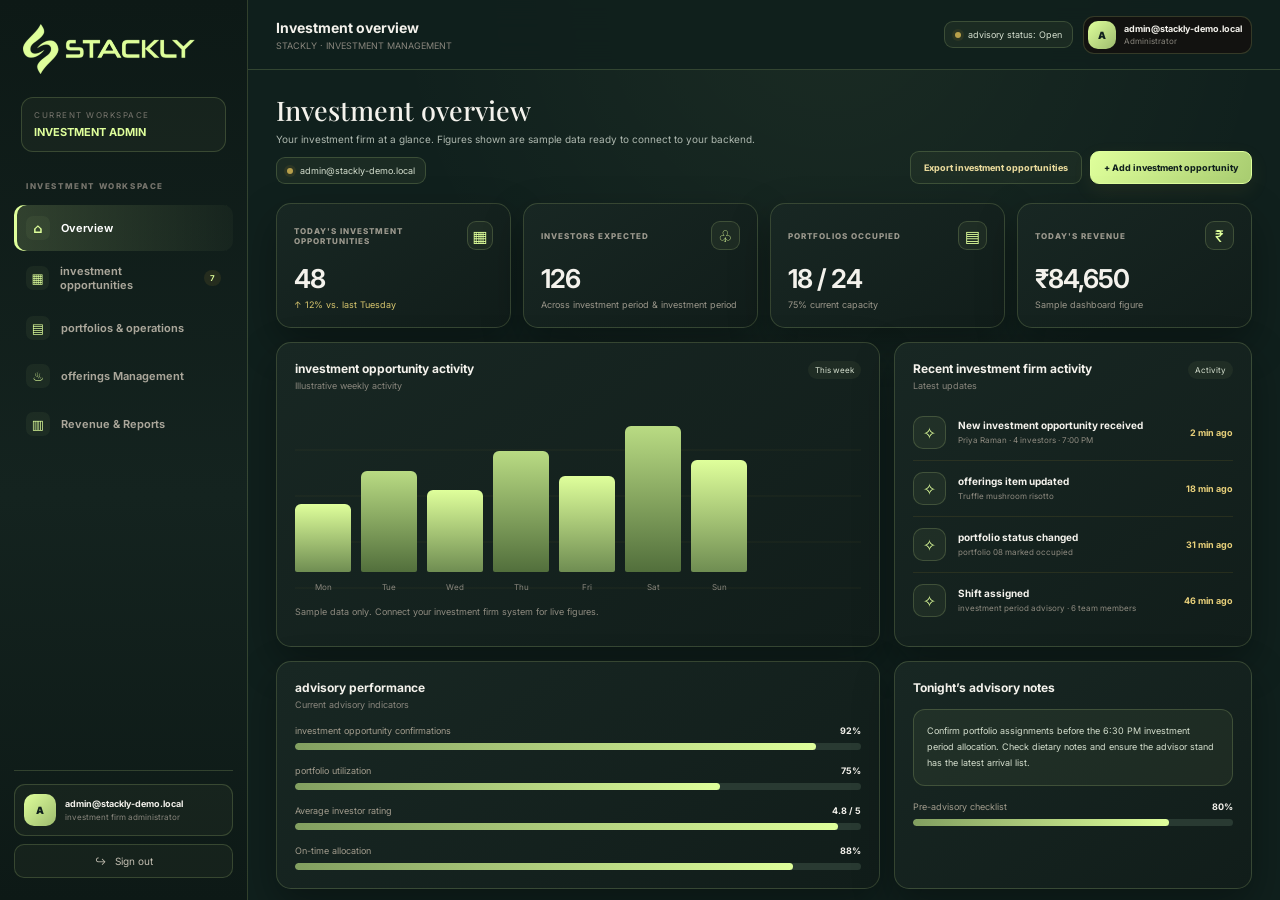
<file: admin-dashboard.html>
<!DOCTYPE html>
<html lang="en">
<head>
<meta charset="UTF-8"><meta name="viewport" content="width=device-width,initial-scale=1">
<meta name="theme-color" content="#10201d"><title>STACKLY | Investment Admin</title>
<link rel="preconnect" href="https://fonts.googleapis.com"><link rel="preconnect" href="https://fonts.gstatic.com" crossorigin>
<link href="https://fonts.googleapis.com/css2?family=Inter:wght@400;500;600;700;800&family=Playfair+Display:wght@400;500;600&display=swap" rel="stylesheet">
<style>
:root{--bg:#090908;--panel:#121210;--gold:#d4af37;--gold2:#f1d77a;--ivory:#f8f6ef;--muted:#9c9a91;--line:rgba(212,175,55,.17);--sidebar:248px;--shadow:0 16px 42px #0005}
*{box-sizing:border-box;margin:0;padding:0}html,body{height:100%;background:var(--bg);color:var(--ivory);font-family:Inter,system-ui,sans-serif}body{overflow:hidden}button,input,select,textarea{font:inherit}button{cursor:pointer}a{color:inherit;text-decoration:none}
.app{height:100vh;display:flex;overflow:hidden;background:radial-gradient(circle at 65% 0,#d4af370c,transparent 36%),var(--bg)}
.sidebar{width:var(--sidebar);flex:0 0 var(--sidebar);height:100vh;padding:22px 14px;display:flex;flex-direction:column;background:linear-gradient(180deg,#050505,#0d0d0b 55%,#050505);border-right:1px solid #d4af3740;z-index:40}
.brand{display:flex;align-items:center;gap:10px;padding:2px 9px 23px}.brand img{display:block;width:100%;max-width:175px;height:auto;max-height:50px;object-fit:contain;object-position:left center}
.role-box{margin:0 7px 17px;padding:12px;border:1px solid var(--line);border-radius:12px;background:#d4af370b}.role-box small{display:block;color:#77756d;font-size:8px;letter-spacing:1.5px;text-transform:uppercase}.role-box b{display:block;margin-top:5px;font-size:11px;color:var(--gold2)}
.nav{flex:1;min-height:0;overflow:auto}.nav-label{padding:12px;color:#77756d;font-size:8px;font-weight:800;letter-spacing:1.6px;text-transform:uppercase}.nav button{width:100%;display:flex;align-items:center;gap:11px;padding:11px 12px;margin:2px 0;border:0;border-radius:10px;background:transparent;color:#aaa69a;text-align:left;font-size:11px;font-weight:650;transition:.2s}.nav button:hover{background:#d4af3712;color:#fff}.nav button.active{color:#fff;background:linear-gradient(90deg,#d4af372e,#d4af3706);box-shadow:inset 3px 0 var(--gold)}.nav-ico{width:24px;height:24px;display:grid;place-items:center;border-radius:7px;background:#ffffff08;color:var(--gold2);font-size:13px}.nav-count{margin-left:auto;padding:3px 6px;border-radius:20px;background:#d4af371a;color:var(--gold2);font-size:8px}
.side-bottom{border-top:1px solid var(--line);padding-top:13px}.profile{display:flex;align-items:center;gap:9px;padding:9px;border:1px solid #d4af3710;border-radius:11px;background:#d4af3708}.avatar{width:32px;height:32px;flex:0 0 32px;display:grid;place-items:center;border-radius:10px;background:linear-gradient(135deg,#f1d77a,#98711c);color:#090908;font-size:10px;font-weight:900}.profile-text{min-width:0}.profile b{display:block;max-width:150px;overflow:hidden;text-overflow:ellipsis;white-space:nowrap;font-size:9px}.profile small{display:block;margin-top:3px;color:#89867d;font-size:8px}.signout{width:100%;margin-top:8px;padding:10px;border:1px solid var(--line);border-radius:10px;background:#d4af3708;color:#c5c0b3;font-size:10px}.signout:hover{border-color:var(--gold);color:white}
.main{min-width:0;flex:1;height:100vh;display:flex;flex-direction:column;overflow:hidden}.header{height:70px;flex:0 0 70px;display:flex;align-items:center;justify-content:space-between;gap:15px;padding:0 28px;border-bottom:1px solid var(--line);background:#0a0a09f2;backdrop-filter:blur(15px);z-index:20}.head-left{display:flex;align-items:center;gap:13px;min-width:0}.mobile-menu{display:none;width:36px;height:36px;border:1px solid var(--line);border-radius:9px;background:#121210;color:#fff}.head-title h1{font-size:14px}.head-title p{margin-top:4px;color:#89867d;font-size:9px}.head-right{display:flex;align-items:center;gap:10px}.pill{display:inline-flex;align-items:center;gap:7px;padding:7px 10px;border:1px solid var(--line);border-radius:9px;color:#d6c99e;background:#d4af3708;font-size:9px}.dot{width:6px;height:6px;border-radius:50%;background:#b8a04b;box-shadow:0 0 0 3px #d4af3716}.user-chip{display:flex;align-items:center;gap:8px;padding:4px 9px 4px 4px;border:1px solid var(--line);border-radius:11px;background:#121210}.user-chip .avatar{width:28px;height:28px;flex-basis:28px}.user-chip b{display:block;max-width:160px;overflow:hidden;text-overflow:ellipsis;white-space:nowrap;font-size:9px}.user-chip small{display:block;margin-top:2px;color:#89867d;font-size:8px}
.scroll{flex:1;min-height:0;overflow:auto;padding:25px 28px 40px;scroll-behavior:smooth}.section{display:none;animation:fadeUp .25s ease}.section.active{display:block}@keyframes fadeUp{from{opacity:0;transform:translateY(6px)}to{opacity:1;transform:none}}
.section-head{display:flex;align-items:flex-end;justify-content:space-between;gap:14px;margin-bottom:19px}.section-head h2{font:500 27px/1.15 "Playfair Display",Georgia,serif}.section-head p{margin-top:6px;color:var(--muted);font-size:10px;line-height:1.5}.actions{display:flex;gap:8px;flex-wrap:wrap}.btn{padding:10px 13px;border:1px solid var(--line);border-radius:9px;background:#171612;color:#e8d99b;font-size:9px;font-weight:750}.btn.primary{border-color:var(--gold);background:linear-gradient(120deg,#f1d77a,#b88c24);color:#100e08;box-shadow:0 7px 20px #d4af3715}.btn:hover{filter:brightness(1.08);transform:translateY(-1px)}
.kpis{display:grid;grid-template-columns:repeat(4,minmax(0,1fr));gap:12px;min-width:0}.card{min-width:0;border:1px solid var(--line);border-radius:15px;background:linear-gradient(145deg,#151512,#0e0e0c);box-shadow:var(--shadow)}.kpi{padding:17px}.kpi-top{display:flex;align-items:center;justify-content:space-between;gap:8px}.kpi-label{color:#9c998e;font-size:8px;font-weight:800;letter-spacing:1px;text-transform:uppercase}.kpi-icon{width:29px;height:29px;display:grid;place-items:center;border:1px solid var(--line);border-radius:9px;color:var(--gold2);background:#d4af3709}.kpi strong{display:block;margin-top:13px;font-size:26px;font-weight:650;letter-spacing:-1px}.kpi small{display:block;margin-top:5px;color:#9b978b;font-size:9px}.positive{color:#d8c66e!important}.two-col{display:grid;grid-template-columns:minmax(0,1.35fr) minmax(0,.8fr);gap:14px;margin-top:14px;min-width:0}.two-col>*{min-width:0}.three-col{display:grid;grid-template-columns:repeat(3,minmax(0,1fr));gap:12px;margin-top:14px}.panel{padding:18px;min-width:0}.panel-head{display:flex;align-items:flex-start;justify-content:space-between;gap:10px;margin-bottom:14px}.panel-head h3{font-size:12px}.panel-head p{margin-top:4px;color:#89867d;font-size:9px}.panel-tag{padding:4px 7px;border-radius:20px;background:#d4af3710;color:#d9c36c;font-size:8px;white-space:nowrap}
.chart{height:190px;display:flex;align-items:flex-end;gap:10px;position:relative;padding:12px 0 23px;background:repeating-linear-gradient(to bottom,transparent 0,transparent 44px,#d4af3710 45px,transparent 46px)}.bar{flex:1;max-width:56px;height:var(--h);position:relative;z-index:1;border-radius:6px 6px 2px 2px;background:linear-gradient(180deg,#f1d77a,#826018);min-width:10px}.bar:nth-child(even){background:linear-gradient(180deg,#c5a348,#604811)}.bar span{position:absolute;bottom:-20px;left:50%;transform:translateX(-50%);font-size:8px;color:#89867d}
.list{display:grid}.list-row{display:grid;grid-template-columns:35px minmax(0,1fr) auto;align-items:center;gap:10px;padding:11px 0;border-top:1px solid #d4af371a}.list-row:first-child{border-top:0}.list-icon{width:33px;height:33px;display:grid;place-items:center;border:1px solid var(--line);border-radius:10px;color:var(--gold2);background:#d4af3708}.list-row b{display:block;font-size:10px}.list-row small{display:block;margin-top:4px;color:#8f8b80;font-size:8px;line-height:1.4}.list-row strong{font-size:9px;color:#e9d17b}
.table-card{overflow:hidden}.table-wrap{width:100%;overflow:auto}.data-table{width:100%;border-collapse:collapse;min-width:650px}.data-table th{padding:12px 14px;text-align:left;background:#171612;color:#cdb65f;font-size:8px;letter-spacing:.8px;text-transform:uppercase}.data-table td{padding:13px 14px;border-top:1px solid #d4af371a;font-size:9px;color:#e4e0d6}.data-table td strong{font-size:9px}.muted{color:#89867d!important}.status{display:inline-flex;padding:4px 8px;border-radius:30px;font-size:8px;font-weight:800}.status.confirmed,.status.available,.status.paid,.status.active{background:#d4af3716;color:#e4ce72}.status.pending,.status.limited,.status.preparing{background:#d9a55b16;color:#e0b16a}.status.cancelled,.status.maintenance{background:#bd625216;color:#dc9277}.status.occupied{background:#8f8b801b;color:#c4beb0}
.search-row{display:flex;gap:9px;align-items:center;margin-bottom:14px}.search{width:min(320px,100%);height:38px;padding:0 12px;border:1px solid var(--line);border-radius:9px;background:#0c0c0b;color:var(--ivory);outline:none;font-size:10px}.search:focus,input:focus,select:focus{border-color:var(--gold);outline:2px solid #d4af3717}.select{height:38px;padding:0 10px;border:1px solid var(--line);border-radius:9px;background:#121210;color:#e8e2d1;font-size:10px}
.form-grid{display:grid;grid-template-columns:1fr 1fr;gap:12px}.form-field label{display:block;margin-bottom:6px;color:#cfc8b8;font-size:9px;font-weight:700}.form-field input,.form-field select,.form-field textarea{width:100%;min-height:40px;padding:10px;border:1px solid var(--line);border-radius:9px;background:#0d0d0b;color:var(--ivory);font-size:10px}.form-field textarea{min-height:85px;resize:vertical}.form-field.full{grid-column:1/-1}.form-note{margin-top:10px;color:#8f8b80;font-size:9px;line-height:1.5}.notice-box{padding:13px;border:1px solid var(--line);border-radius:12px;background:#d4af3707;color:#c9c2b1;font-size:9px;line-height:1.8}.progress-line{height:7px;border-radius:20px;background:#29271f;overflow:hidden}.progress-line i{display:block;height:100%;border-radius:20px;background:linear-gradient(90deg,#947019,#d4af37,#f1d77a)}.progress-item{margin-top:15px}.progress-item label{display:flex;justify-content:space-between;gap:10px;font-size:9px}.progress-item label span{color:#a29c8d}.toast{position:fixed;right:22px;bottom:22px;z-index:100;max-width:calc(100vw - 30px);padding:12px 16px;border:1px solid var(--gold);border-radius:10px;background:#171612;color:#f2e5b4;font-size:11px;box-shadow:var(--shadow);display:none}.toast.show{display:block;animation:fadeUp .2s ease}.overlay{display:none}
@media(max-width:1100px){.kpis{grid-template-columns:repeat(2,minmax(0,1fr))}.two-col{grid-template-columns:1fr}.three-col{grid-template-columns:repeat(2,minmax(0,1fr))}.three-col>.card:last-child{grid-column:1/-1}}
@media(max-width:760px){body{overflow:hidden}.sidebar{position:fixed;left:0;top:0;bottom:0;width:min(290px,86vw);transform:translateX(-110%);transition:transform .25s;box-shadow:22px 0 60px #0008}.sidebar.open{transform:translateX(0)}.overlay.show{display:block;position:fixed;inset:0;background:#000b;z-index:30}.main{width:100%}.header{height:62px;flex-basis:62px;padding:0 12px}.mobile-menu{display:grid;place-items:center}.head-title h1{font-size:12px;white-space:nowrap;overflow:hidden;text-overflow:ellipsis}.head-title p{display:none}.head-right .pill{display:none}.user-chip{padding:3px;border:0;background:transparent}.user-chip>div:last-child{display:none}.scroll{padding:18px 13px 30px}.section-head{align-items:flex-start;flex-direction:column}.section-head h2{font-size:24px}.actions{width:100%}.actions .btn{flex:1}.three-col{grid-template-columns:1fr}.three-col>.card:last-child{grid-column:auto}.form-grid{grid-template-columns:1fr}.form-field.full{grid-column:auto}.kpi{padding:14px}.kpi strong{font-size:22px}.panel{padding:14px}}
@media(max-width:360px){.kpis{grid-template-columns:1fr}.header{gap:7px}.head-left{gap:7px}.user-chip .avatar{width:25px;height:25px;flex-basis:25px}}
@media(prefers-reduced-motion:reduce){*,*::before,*::after{animation-duration:.01ms!important;transition-duration:.01ms!important;scroll-behavior:auto!important}}
:root{--bg:#10201d;--panel:#182723;--gold:#dfff9b;--gold2:#dfff9b;--ivory:#f4f2ec;--muted:#aeb8af;--line:rgba(223,255,155,.17)}
.app{background:radial-gradient(circle at 65% 0,rgba(223,255,155,.05),transparent 36%),var(--bg)}
.sidebar{background:linear-gradient(180deg,#0d1916,#14231f 55%,#0d1916);border-color:rgba(223,255,155,.17)}
.nav button:hover,.role-box,.profile,.signout,.btn{border-color:rgba(223,255,155,.17);background-color:rgba(223,255,155,.04)}
.nav button.active{background:linear-gradient(90deg,rgba(223,255,155,.16),rgba(223,255,155,.03));box-shadow:inset 3px 0 var(--gold)}
.nav-ico,.kpi-icon,.list-icon{color:var(--gold);border-color:var(--line);background:rgba(223,255,155,.05)}
.avatar{background:linear-gradient(135deg,#dfff9b,#9dbb6e);color:#10201d}
.header{background:rgba(16,32,29,.95);border-color:var(--line)}
.pill,.panel-tag,.notice-box{border-color:var(--line);background:rgba(223,255,155,.05);color:#d5dfce}
.card{border-color:var(--line);background:linear-gradient(145deg,#182723,#111d1a)}
.btn.primary{border-color:var(--gold);background:linear-gradient(120deg,#dfff9b,#a8cc70);color:#10201d}
.bar{background:linear-gradient(180deg,#dfff9b,#6f8d52)}.bar:nth-child(even){background:linear-gradient(180deg,#b9db83,#526f3c)}
.data-table th{background:#1b2c27;color:var(--gold)}.data-table td{border-color:var(--line)}
.status.confirmed,.status.available,.status.paid,.status.active{background:rgba(223,255,155,.12);color:var(--gold)}
.search,.select,.form-field input,.form-field select,.form-field textarea{background:#111d1a;border-color:var(--line);color:var(--ivory)}
.progress-line{background:#293a32}.progress-line i{background:linear-gradient(90deg,#829f60,#dfff9b)}
</style></head><body>
<div class="app"><aside class="sidebar" id="sidebar">
<a class="brand" href="#overview" data-section-link="overview" aria-label="STACKLY overview"><img src="img/stackly-logo.webp" alt="STACKLY logo" width="206" height="60"></a>
<div class="role-box"><small>Current workspace</small><b>ADMINISTRATOR</b></div>
<nav class="nav" aria-label="Dashboard navigation"><div class="nav-label">Restaurant workspace</div><button type="button" data-section="overview" class="active"><span class="nav-ico">⌂</span><span>Overview</span></button><button type="button" data-section="reservations" class=""><span class="nav-ico">▦</span><span>Reservations</span><span class=nav-count>7</span></button><button type="button" data-section="tables" class=""><span class="nav-ico">▤</span><span>Tables & Floor</span></button><button type="button" data-section="menu" class=""><span class="nav-ico">♨</span><span>Menu Management</span></button><button type="button" data-section="reports" class=""><span class="nav-ico">▥</span><span>Revenue & Reports</span></button></nav>
<div class="side-bottom"><div class="profile"><span class="avatar" id="sideAvatar">S</span><div class="profile-text"><b id="sideEmail">Guest account</b><small>Restaurant administrator</small></div></div><button class="signout" id="signout">↪ &nbsp; Sign out</button></div>
</aside><div class="overlay" id="overlay"></div>
<main class="main"><header class="header"><div class="head-left"><button class="mobile-menu" id="mobileMenu" aria-label="Open navigation">☰</button><div class="head-title"><h1 id="pageTitle">Restaurant overview</h1><p>STACKLY · Premium dining experience</p></div></div><div class="head-right"><span class="pill"><i class="dot"></i> Service status: Open</span><div class="user-chip"><span class="avatar" id="headAvatar">S</span><div><b id="headEmail">Guest account</b><small>Administrator</small></div></div></div></header>
<div class="scroll" id="scrollArea">
<section class="section active" id="section-overview"><div class="section-head"><div><h2>Restaurant overview</h2><p id="welcomeText">Your restaurant at a glance. Figures shown are sample data ready to connect to your backend.</p><div class="pill" style="margin-top:10px"><i class="dot"></i><span id="loginIdentity">Signed-in account</span></div></div><div class="actions"><button class="btn" data-export="overview">Export reservations</button><button class="btn primary" data-add-booking>+ Add reservation</button></div></div>
<div class="kpis"><article class="card kpi"><div class="kpi-top"><span class="kpi-label">TODAY'S RESERVATIONS</span><span class="kpi-icon">▦</span></div><strong>48</strong><small class="positive">↑ 12% vs. last Tuesday</small></article><article class="card kpi"><div class="kpi-top"><span class="kpi-label">GUESTS EXPECTED</span><span class="kpi-icon">♧</span></div><strong>126</strong><small class="">Across lunch & dinner</small></article><article class="card kpi"><div class="kpi-top"><span class="kpi-label">TABLES OCCUPIED</span><span class="kpi-icon">▤</span></div><strong>18 / 24</strong><small class="">75% current capacity</small></article><article class="card kpi"><div class="kpi-top"><span class="kpi-label">TODAY'S REVENUE</span><span class="kpi-icon">₹</span></div><strong>₹84,650</strong><small class="">Sample dashboard figure</small></article></div>
<div class="two-col"><article class="card panel"><div class="panel-head"><div><h3>Reservation activity</h3><p>Illustrative weekly activity</p></div><span class="panel-tag">This week</span></div><div class="chart"><div class="bar" style="--h:44%"><span>Mon</span></div><div class="bar" style="--h:65%"><span>Tue</span></div><div class="bar" style="--h:53%"><span>Wed</span></div><div class="bar" style="--h:78%"><span>Thu</span></div><div class="bar" style="--h:62%"><span>Fri</span></div><div class="bar" style="--h:94%"><span>Sat</span></div><div class="bar" style="--h:72%"><span>Sun</span></div></div><p class="form-note">Sample data only. Connect your restaurant system for live figures.</p></article>
<article class="card panel"><div class="panel-head"><div><h3>Recent restaurant activity</h3><p>Latest updates</p></div><span class="panel-tag">Activity</span></div><div class="list"><div class="list-row"><span class="list-icon">✧</span><div><b>New reservation received</b><small>Priya Raman · 4 guests · 7:00 PM</small></div><strong>2 min ago</strong></div><div class="list-row"><span class="list-icon">✧</span><div><b>Menu item updated</b><small>Truffle mushroom risotto</small></div><strong>18 min ago</strong></div><div class="list-row"><span class="list-icon">✧</span><div><b>Table status changed</b><small>Table 08 marked occupied</small></div><strong>31 min ago</strong></div><div class="list-row"><span class="list-icon">✧</span><div><b>Shift assigned</b><small>Dinner service · 6 team members</small></div><strong>46 min ago</strong></div></div></article></div>
<div class="two-col"><article class="card panel"><div class="panel-head"><div><h3>Service performance</h3><p>Current service indicators</p></div></div><div class="progress-item"><label><span>Reservation confirmations</span><b>92%</b></label><div class="progress-line" style="margin-top:7px"><i style="width:92%"></i></div></div><div class="progress-item"><label><span>Table utilization</span><b>75%</b></label><div class="progress-line" style="margin-top:7px"><i style="width:75%"></i></div></div><div class="progress-item"><label><span>Average guest rating</span><b>4.8 / 5</b></label><div class="progress-line" style="margin-top:7px"><i style="width:96%"></i></div></div><div class="progress-item"><label><span>On-time seating</span><b>88%</b></label><div class="progress-line" style="margin-top:7px"><i style="width:88%"></i></div></div></article><article class="card panel"><div class="panel-head"><div><h3>Tonight’s service notes</h3></div></div><div class="notice-box">Confirm table assignments before the 6:30 PM dinner seating. Check dietary notes and ensure the host stand has the latest arrival list.</div><div class="progress-item"><label><span>Pre-service checklist</span><b>80%</b></label><div class="progress-line" style="margin-top:7px"><i style="width:80%"></i></div></div></article></div></section>

<section class="section" id="section-reservations"><div class="section-head"><div><h2>Reservations</h2><p>Review bookings, seating requests and arrival times.</p></div><div class="actions"><button class="btn" data-export="reservations">Export CSV</button><button class="btn primary" data-add-booking>+ New reservation</button></div></div><div class="search-row"><input class="search" id="reservationSearch" placeholder="Search guest or reservation ID..." aria-label="Search reservations"><select class="select" id="reservationFilter" aria-label="Filter status"><option value="all">All statuses</option><option>Confirmed</option><option>Pending</option><option>Cancelled</option></select></div><div class="card table-card"><div class="table-wrap"><table class="data-table" id="reservationTable"><thead><tr><th>Booking ID</th><th>Guest</th><th>Time</th><th>Party</th><th>Seating</th><th>Status</th></tr></thead><tbody><tr><td><strong>RSV-1048</strong></td><td>Priya Raman</td><td>7:00 PM</td><td>4 guests</td><td>Window 04</td><td><span class="status confirmed">Confirmed</span></td></tr><tr><td><strong>RSV-1047</strong></td><td>Arjun Kumar</td><td>7:15 PM</td><td>2 guests</td><td>Table 08</td><td><span class="status confirmed">Confirmed</span></td></tr><tr><td><strong>RSV-1046</strong></td><td>Meera Shah</td><td>7:30 PM</td><td>6 guests</td><td>Private dining</td><td><span class="status pending">Pending</span></td></tr><tr><td><strong>RSV-1045</strong></td><td>Karthik Iyer</td><td>8:00 PM</td><td>3 guests</td><td>Table 12</td><td><span class="status confirmed">Confirmed</span></td></tr><tr><td><strong>RSV-1044</strong></td><td>Ananya Das</td><td>8:15 PM</td><td>2 guests</td><td>Table 03</td><td><span class="status pending">Pending</span></td></tr><tr><td><strong>RSV-1043</strong></td><td>Ananya Das</td><td>8:30 PM</td><td>5 guests</td><td>Terrace 02</td><td><span class="status confirmed">Confirmed</span></td></tr><tr><td><strong>RSV-1042</strong></td><td>Sanjay Rao</td><td>8:45 PM</td><td>2 guests</td><td>Table 11</td><td><span class="status confirmed">Confirmed</span></td></tr><tr><td><strong>RSV-1041</strong></td><td>Divya Krishnan</td><td>9:00 PM</td><td>4 guests</td><td>Window 02</td><td><span class="status pending">Pending</span></td></tr><tr><td><strong>RSV-1040</strong></td><td>Naveen Raj</td><td>9:15 PM</td><td>3 guests</td><td>Table 06</td><td><span class="status confirmed">Confirmed</span></td></tr><tr><td><strong>RSV-1039</strong></td><td>Aisha Thomas</td><td>9:30 PM</td><td>2 guests</td><td>Table 14</td><td><span class="status cancelled">Cancelled</span></td></tr><tr><td><strong>RSV-1038</strong></td><td>Rohan Mehta</td><td>9:45 PM</td><td>6 guests</td><td>Private dining</td><td><span class="status confirmed">Confirmed</span></td></tr><tr><td><strong>RSV-1037</strong></td><td>Lakshmi Nair</td><td>10:00 PM</td><td>4 guests</td><td>Terrace 01</td><td><span class="status pending">Pending</span></td></tr></tbody></table></div></div><p class="form-note">12 reservation records shown here are illustrative sample data.</p></section>

<section class="section" id="section-tables"><div class="section-head"><div><h2>Tables & floor</h2><p>Track seating availability for the current service.</p></div><span class="pill">24 total tables · sample floor</span></div><div class="three-col" id="tableCards"></div></section>
<section class="section" id="section-menu"><div class="section-head"><div><h2>Menu management</h2><p>18 sample dishes across starters, mains, sides and desserts.</p></div><button class="btn primary" data-action="menu">+ Add menu item</button></div><div class="three-col" id="menuCards"></div></section>
<section class="section" id="section-staff"><div class="section-head"><div><h2>Staff & shifts</h2><p>Keep front-of-house and kitchen coverage organized.</p></div><button class="btn primary" data-action="shift">+ Assign shift</button></div><div class="card table-card"><div class="table-wrap"><table class="data-table"><thead><tr><th>Team member</th><th>Role</th><th>Shift</th><th>Area</th><th>Status</th></tr></thead><tbody><tr><td><strong>Riya Menon</strong></td><td>Floor manager</td><td>4 PM – 11 PM</td><td>Dining floor</td><td><span class="status active">On shift</span></td></tr><tr><td><strong>Vikram S.</strong></td><td>Head chef</td><td>2 PM – 10 PM</td><td>Kitchen</td><td><span class="status active">On shift</span></td></tr><tr><td><strong>Neha Joseph</strong></td><td>Host</td><td>5 PM – 10 PM</td><td>Reception</td><td><span class="status pending">Upcoming</span></td></tr><tr><td><strong>Rahul Dev</strong></td><td>Service staff</td><td>5:30 PM – 11 PM</td><td>Dining floor</td><td><span class="status pending">Upcoming</span></td></tr></tbody></table></div></div></section><section class="section" id="section-guests"><div class="section-head"><div><h2>Guest directory</h2><p>Sample guest profiles from restaurant reservations.</p></div></div><div class="card table-card"><div class="table-wrap"><table class="data-table"><thead><tr><th>Guest</th><th>Email</th><th>Visits</th><th>Preference</th><th>Last visit</th></tr></thead><tbody><tr><td>Priya Raman</td><td>priya@example.com</td><td>8</td><td>Window seating</td><td>Oct 20</td></tr><tr><td>Arjun Kumar</td><td>arjun@example.com</td><td>3</td><td>Quiet corner</td><td>Oct 18</td></tr><tr><td>Meera Shah</td><td>meera@example.com</td><td>12</td><td>Vegetarian menu</td><td>Oct 15</td></tr></tbody></table></div></div></section>
<section class="section" id="section-reports">
<div class="actions" style="margin:0 0 16px"><button class="btn" data-section-link="staff">Staff & shifts</button><button class="btn" data-section-link="guests">Guest directory</button><button class="btn" data-section-link="settings">Settings</button></div>
<div class="section-head"><div><h2>Revenue & reports</h2><p>Detailed restaurant performance, sales mix and service activity for the selected period.</p></div><div class="actions"><select class="select" id="reportPeriod" aria-label="Report period"><option>Today</option><option>This week</option><option>This month</option></select><button class="btn primary" data-export="reports">Export report</button></div></div>
<div class="kpis">
<article class="card kpi"><div class="kpi-top"><span class="kpi-label">Gross sales</span><span class="kpi-icon">₹</span></div><strong>₹84,650</strong><small><span class="positive">↑ 12.8%</span> vs previous service day</small></article>
<article class="card kpi"><div class="kpi-top"><span class="kpi-label">Net sales</span><span class="kpi-icon">↗</span></div><strong>₹78,420</strong><small>After discounts and adjustments</small></article>
<article class="card kpi"><div class="kpi-top"><span class="kpi-label">Average check</span><span class="kpi-icon">◉</span></div><strong>₹1,420</strong><small><span class="positive">↑ 6.4%</span> per paying table</small></article>
<article class="card kpi"><div class="kpi-top"><span class="kpi-label">Covers served</span><span class="kpi-icon">♙</span></div><strong>59</strong><small>Across lunch and dinner service</small></article>
<article class="card kpi"><div class="kpi-top"><span class="kpi-label">Reservations</span><span class="kpi-icon">▦</span></div><strong>42</strong><small>34 seated · 5 upcoming · 3 pending</small></article>
<article class="card kpi"><div class="kpi-top"><span class="kpi-label">Table occupancy</span><span class="kpi-icon">⌂</span></div><strong>76%</strong><small>19 of 25 tables used today</small></article>
<article class="card kpi"><div class="kpi-top"><span class="kpi-label">Cancellation rate</span><span class="kpi-icon">↘</span></div><strong>4.2%</strong><small>2 cancellations from 47 bookings</small></article>
<article class="card kpi"><div class="kpi-top"><span class="kpi-label">Guest rating</span><span class="kpi-icon">★</span></div><strong>4.8/5</strong><small>Based on 126 sample reviews</small></article>
</div>
<div class="two-col">
<article class="card panel"><div class="panel-head"><div><h3>Sales trend</h3><p>Daily gross sales · sample figures</p></div><span class="panel-tag">Last 7 days</span></div><div class="chart" aria-label="Sales trend chart"><div class="bar" style="--h:48%"><span>Mon</span></div><div class="bar" style="--h:62%"><span>Tue</span></div><div class="bar" style="--h:55%"><span>Wed</span></div><div class="bar" style="--h:74%"><span>Thu</span></div><div class="bar" style="--h:68%"><span>Fri</span></div><div class="bar" style="--h:94%"><span>Sat</span></div><div class="bar" style="--h:82%"><span>Sun</span></div></div><div class="list-row"><div class="list-icon">↗</div><div><b>Weekly revenue</b><small>Illustrative total across all services</small></div><strong>₹5,42,800</strong></div></article>
<article class="card panel"><div class="panel-head"><div><h3>Revenue by service</h3><p>Where today's sales came from</p></div><span class="panel-tag">Today</span></div><div class="progress-item"><label><span>Lunch service · 33.5%</span><b>₹28,400</b></label><div class="progress-line" style="margin-top:7px"><i style="width:34%"></i></div></div><div class="progress-item"><label><span>Dinner service · 58.8%</span><b>₹49,750</b></label><div class="progress-line" style="margin-top:7px"><i style="width:59%"></i></div></div><div class="progress-item"><label><span>Private dining · 7.7%</span><b>₹6,500</b></label><div class="progress-line" style="margin-top:7px"><i style="width:8%"></i></div></div><div class="notice-box" style="margin-top:16px">Dinner is currently the strongest revenue period in this sample.</div></article>
</div>
<div class="two-col">
<article class="card panel table-card"><div class="panel-head"><div><h3>Top-selling menu items</h3><p>Ranked by sample item sales</p></div><span class="panel-tag">Menu performance</span></div><div class="table-wrap"><table class="data-table"><thead><tr><th>Menu item</th><th>Category</th><th>Orders</th><th>Sales</th><th>Trend</th></tr></thead><tbody><tr><td><strong>Truffle Mushroom Risotto</strong></td><td>Signature</td><td>28</td><td>₹19,040</td><td class="positive">↑ 14%</td></tr><tr><td><strong>Charcoal Grilled Paneer</strong></td><td>Vegetarian</td><td>24</td><td>₹12,960</td><td class="positive">↑ 8%</td></tr><tr><td><strong>Herb-Crusted Salmon</strong></td><td>Chef special</td><td>13</td><td>₹14,950</td><td class="positive">↑ 5%</td></tr><tr><td><strong>Dark Chocolate Torte</strong></td><td>Dessert</td><td>21</td><td>₹8,190</td><td class="muted">— 0%</td></tr><tr><td><strong>Roasted Pepper Soup</strong></td><td>Starter</td><td>19</td><td>₹6,080</td><td class="positive">↑ 3%</td></tr><tr><td><strong>Seasonal Garden Salad</strong></td><td>Fresh</td><td>16</td><td>₹5,760</td><td class="muted">↓ 2%</td></tr></tbody></table></div></article>
<article class="card panel"><div class="panel-head"><div><h3>Payment breakdown</h3><p>Collected payments · sample figures</p></div></div><div class="progress-item"><label><span>UPI</span><b>₹35,553 · 42%</b></label><div class="progress-line" style="margin-top:7px"><i style="width:42%"></i></div></div><div class="progress-item"><label><span>Credit / debit card</span><b>₹29,627 · 35%</b></label><div class="progress-line" style="margin-top:7px"><i style="width:35%"></i></div></div><div class="progress-item"><label><span>Cash</span><b>₹12,698 · 15%</b></label><div class="progress-line" style="margin-top:7px"><i style="width:15%"></i></div></div><div class="progress-item"><label><span>Online / other</span><b>₹6,772 · 8%</b></label><div class="progress-line" style="margin-top:7px"><i style="width:8%"></i></div></div><div class="list-row" style="margin-top:10px"><div class="list-icon">✓</div><div><b>Payments reconciled</b><small>Sample close-out status</small></div><span class="status paid">Complete</span></div></article>
</div>
<div class="two-col">
<article class="card panel"><div class="panel-head"><div><h3>Reservation & service funnel</h3><p>Today's guest journey</p></div></div><div class="progress-item"><label><span>Booking requests</span><b>47</b></label><div class="progress-line" style="margin-top:7px"><i style="width:100%"></i></div></div><div class="progress-item"><label><span>Confirmed reservations</span><b>42 · 89%</b></label><div class="progress-line" style="margin-top:7px"><i style="width:89%"></i></div></div><div class="progress-item"><label><span>Guests checked in</span><b>34 · 72%</b></label><div class="progress-line" style="margin-top:7px"><i style="width:72%"></i></div></div><div class="progress-item"><label><span>Completed dining</span><b>29 · 62%</b></label><div class="progress-line" style="margin-top:7px"><i style="width:62%"></i></div></div></article>
<article class="card panel"><div class="panel-head"><div><h3>Operational snapshot</h3><p>Service readiness and team status</p></div></div><div class="list"><div class="list-row"><div class="list-icon">⌂</div><div><b>Tables ready</b><small>6 available · 19 occupied or reserved</small></div><strong>76%</strong></div><div class="list-row"><div class="list-icon">♙</div><div><b>Staff on shift</b><small>12 scheduled · 10 currently clocked in</small></div><strong>10/12</strong></div><div class="list-row"><div class="list-icon">◷</div><div><b>Average table turn</b><small>Target is 75 minutes</small></div><strong>68 min</strong></div><div class="list-row"><div class="list-icon">✦</div><div><b>Special requests</b><small>Dietary notes and celebrations to review</small></div><strong>7</strong></div></div></article>
</div>
<div class="two-col">
<article class="card panel table-card"><div class="panel-head"><div><h3>Recent transactions</h3><p>Latest sample order settlements</p></div><span class="panel-tag">Latest activity</span></div><div class="table-wrap"><table class="data-table" id="reportTransactions"><thead><tr><th>Receipt</th><th>Time</th><th>Service / table</th><th>Payment</th><th>Amount</th><th>Status</th></tr></thead><tbody><tr><td><strong>TXN-2084</strong></td><td>8:42 PM</td><td>Dinner · T08</td><td>UPI</td><td>₹2,480</td><td><span class="status paid">Paid</span></td></tr><tr><td><strong>TXN-2083</strong></td><td>8:31 PM</td><td>Dinner · T12</td><td>Card</td><td>₹1,860</td><td><span class="status paid">Paid</span></td></tr><tr><td><strong>TXN-2082</strong></td><td>8:18 PM</td><td>Private dining</td><td>Card</td><td>₹6,500</td><td><span class="status paid">Paid</span></td></tr><tr><td><strong>TXN-2081</strong></td><td>7:56 PM</td><td>Dinner · T04</td><td>Cash</td><td>₹1,240</td><td><span class="status paid">Paid</span></td></tr><tr><td><strong>TXN-2080</strong></td><td>7:40 PM</td><td>Lunch · T03</td><td>UPI</td><td>₹980</td><td><span class="status pending">Pending</span></td></tr></tbody></table></div></article>
<article class="card panel"><div class="panel-head"><div><h3>Highlights & follow-ups</h3><p>Items for the manager to review</p></div></div><div class="list"><div class="list-row"><div class="list-icon">↑</div><div><b>Sales are trending up</b><small>Sample weekly sales increased 12.8% over the previous period.</small></div></div><div class="list-row"><div class="list-icon">!</div><div><b>Review pending payments</b><small>One sample transaction still needs reconciliation.</small></div></div><div class="list-row"><div class="list-icon">◷</div><div><b>Prepare for evening peak</b><small>Confirm arrivals and table assignments before dinner service.</small></div></div><div class="list-row"><div class="list-icon">★</div><div><b>Guest experience</b><small>Maintain the high sample guest rating by checking special requests.</small></div></div></div><div class="notice-box" style="margin-top:12px">Dashboard data is illustrative demo content. Connect your POS, reservations and payment systems for live reporting.</div></article>
</div>
</section>
<section class="section" id="section-settings"><div class="section-head"><div><h2>Settings</h2><p>Update account details and dining preferences.</p></div></div><div class="two-col"><article class="card panel"><div class="panel-head"><h3>Account profile</h3><span class="panel-tag">Local demo</span></div><form id="settingsForm"><div class="form-grid"><div class="form-field full"><label for="settingEmail">Signed-in email</label><input id="settingEmail" type="email" readonly></div><div class="form-field"><label for="displayName">Display name</label><input id="displayName" placeholder="Your name"></div><div class="form-field"><label for="phone">Phone number</label><input id="phone" placeholder="+91"></div><div class="form-field full"><label for="preferences">Dining notes / preferences</label><textarea id="preferences" placeholder="Dietary needs, seating preferences, special requests"></textarea></div></div><button class="btn primary" type="submit" style="margin-top:13px">Save preferences</button><p class="form-note">Saved in this browser for demo purposes.</p></form></article><article class="card panel"><div class="panel-head"><h3>Portal information</h3></div><div class="notice-box">Workspace: Restaurant Admin<br>Brand: STACKLY Premium Dining<br>Theme: Charcoal & champagne gold<br>Authentication: Frontend demo routing</div><button class="btn" style="margin-top:13px" id="resetDemo">Reset demo preferences</button></article></div></section>
</div></main></div><div class="toast" id="toast" role="status" aria-live="polite"></div>

<div id="bookingModal" style="display:none;position:fixed;inset:0;z-index:90;background:#000c;place-items:center;padding:18px"><div class="card panel" style="width:min(520px,100%);max-height:90vh;overflow:auto"><div class="section-head" style="align-items:center"><div><h2 style="font-size:22px">New reservation</h2><p>Submit a demo booking request.</p></div><button class="btn" id="closeModal" type="button">Close</button></div><form id="bookingForm"><div class="form-grid"><div class="form-field"><label for="bookingName">Guest name</label><input id="bookingName" required placeholder="Full name"></div><div class="form-field"><label for="bookingEmail">Email</label><input id="bookingEmail" required type="email" placeholder="you@example.com"></div><div class="form-field"><label for="bookingDate">Date</label><input id="bookingDate" required type="date"></div><div class="form-field"><label for="bookingTime">Time</label><select id="bookingTime" required><option value="">Choose time</option><option>12:00 PM</option><option>1:00 PM</option><option>6:00 PM</option><option>6:30 PM</option><option>7:00 PM</option><option>7:30 PM</option><option>8:00 PM</option><option>8:30 PM</option><option>9:00 PM</option></select></div><div class="form-field"><label for="bookingGuests">Guests</label><select id="bookingGuests"><option>1</option><option>2</option><option selected>4</option><option>5</option><option>6</option><option>8</option></select></div><div class="form-field"><label for="bookingSeating">Seating preference</label><select id="bookingSeating"><option>Any available</option><option>Window</option><option>Indoor</option><option>Terrace</option><option>Private dining</option></select></div><div class="form-field full"><label for="bookingNotes">Special requests</label><textarea id="bookingNotes" placeholder="Dietary needs or occasion (optional)"></textarea></div></div><button class="btn primary" type="submit" style="margin-top:14px;width:100%">Submit reservation request</button><p class="form-note">Demo only: this form does not send data to a restaurant server.</p></form></div></div>
<script>
(()=> {
const ADMIN=true;
const titles={overview:"Investment overview",reservations:"Reservations",tables:"Tables & floor",menu:"Menu management",guests:"Guest details",mybookings:"My bookings",staff:"Staff & shifts",reports:"Revenue & reports",settings:"Settings"};
const sections=[...document.querySelectorAll(".section")],nav=[...document.querySelectorAll("[data-section]")],toast=document.getElementById("toast");
function notify(t){toast.textContent=t;toast.classList.add("show");clearTimeout(notify.timer);notify.timer=setTimeout(()=>toast.classList.remove("show"),3000)}
function showSection(key){if(!document.getElementById("section-"+key))key="overview";sections.forEach(s=>s.classList.toggle("active",s.id==="section-"+key));nav.forEach(b=>b.classList.toggle("active",b.dataset.section===key));document.getElementById("pageTitle").textContent=titles[key]||"STACKLY";document.getElementById("scrollArea").scrollTop=0;document.getElementById("sidebar").classList.remove("open");document.getElementById("overlay").classList.remove("show");location.hash=key}
nav.forEach(b=>b.addEventListener("click",()=>showSection(b.dataset.section)));document.querySelectorAll("[data-section-link]").forEach(b=>b.addEventListener("click",e=>{e.preventDefault();showSection(b.dataset.sectionLink)}));
document.getElementById("mobileMenu").addEventListener("click",()=>{document.getElementById("sidebar").classList.toggle("open");document.getElementById("overlay").classList.toggle("show")});document.getElementById("overlay").addEventListener("click",()=>{document.getElementById("sidebar").classList.remove("open");document.getElementById("overlay").classList.remove("show")});
const email=(sessionStorage.getItem("stacklyLoginEmail")||"").trim(),role=(sessionStorage.getItem("stacklyLoginRole")||"").trim().toLowerCase(),account=email||(ADMIN?"admin@stackly-demo.local":"guest@stackly-demo.local"),name=account.split("@")[0].replace(/[._-]+/g," ").replace(/\b\w/g,c=>c.toUpperCase())||"STACKLY Guest";
["sideEmail","headEmail","loginIdentity","settingEmail","guestEmail"].forEach(id=>{const e=document.getElementById(id);if(e)e.textContent=account});["sideAvatar","headAvatar"].forEach(id=>{const e=document.getElementById(id);if(e)e.textContent=name[0].toUpperCase()});
if(role&&role!==(ADMIN?"admin":"reservation"))notify("This dashboard is intended for the "+(ADMIN?"Admin":"Reservation")+" portal.");
const welcome=document.getElementById("welcomeText");if(welcome&&email)welcome.textContent="Welcome back, "+name+". "+welcome.textContent;
document.getElementById("signout").addEventListener("click",()=>{sessionStorage.removeItem("stacklyLoginEmail");sessionStorage.removeItem("stacklyLoginRole");location.href="login.html"});
document.querySelectorAll("[data-add-booking]").forEach(b=>b.addEventListener("click",()=>{document.getElementById("bookingModal").style.display="grid";document.getElementById("bookingEmail").value=email||"";document.getElementById("bookingDate").value=new Date().toISOString().slice(0,10)}));
document.getElementById("closeModal").addEventListener("click",()=>document.getElementById("bookingModal").style.display="none");document.getElementById("bookingModal").addEventListener("click",e=>{if(e.target.id==="bookingModal")e.currentTarget.style.display="none"});
document.getElementById("bookingForm").addEventListener("submit",e=>{e.preventDefault();document.getElementById("bookingModal").style.display="none";e.target.reset();notify("Demo reservation request captured locally. Connect your backend to save it.")});
function filterRows(){const q=(document.getElementById("reservationSearch")?.value||"").toLowerCase(),f=(document.getElementById("reservationFilter")?.value||"all").toLowerCase();document.querySelectorAll("#reservationTable tbody tr").forEach(r=>{const st=(r.querySelector(".status")?.textContent||"").toLowerCase();r.style.display=r.textContent.toLowerCase().includes(q)&&(f==="all"||st===f)?"":"none"})}
document.getElementById("reservationSearch")?.addEventListener("input",filterRows);document.getElementById("reservationFilter")?.addEventListener("change",filterRows);
document.querySelectorAll("[data-export]").forEach(b=>b.addEventListener("click",()=>{const table=(b.dataset.export==="reports"?document.getElementById("reportTransactions"):document.getElementById("reservationTable"));if(!table){notify("No data table available to export.");return}const csv=[...table.querySelectorAll("tr")].filter(r=>r.style.display!=="none").map(r=>[...r.children].map(c=>'"'+c.innerText.replace(/"/g,'""')+'"').join(",")).join("\n"),blob=new Blob([csv],{type:"text/csv;charset=utf-8"}),url=URL.createObjectURL(blob),a=document.createElement("a");a.href=url;a.download=(b.dataset.export==="reports"?"stackly-revenue-report.csv":"stackly-reservations.csv");a.click();URL.revokeObjectURL(url);notify("CSV export downloaded")}));
document.querySelectorAll("[data-action]").forEach(b=>b.addEventListener("click",()=>notify("Demo action: connect your restaurant backend to manage this item.")));
document.getElementById("settingsForm").addEventListener("submit",e=>{e.preventDefault();localStorage.setItem("stacklyRestaurantPreferences",JSON.stringify({name:document.getElementById("displayName").value,phone:document.getElementById("phone").value,preferences:document.getElementById("preferences").value}));notify("Preferences saved in this browser.")});
document.getElementById("resetDemo").addEventListener("click",()=>{localStorage.removeItem("stacklyRestaurantPreferences");document.getElementById("settingsForm").reset();notify("Local demo preferences reset")});
try{const p=JSON.parse(localStorage.getItem("stacklyRestaurantPreferences")||"{}");document.getElementById("displayName").value=p.name||"";document.getElementById("phone").value=p.phone||"";document.getElementById("preferences").value=p.preferences||""}catch(e){}
const tableData=[["RSV-1048", "Priya Raman", "7:00 PM", "4 guests", "Window 04", "Confirmed"], ["RSV-1047", "Arjun Kumar", "7:15 PM", "2 guests", "Table 08", "Confirmed"], ["RSV-1046", "Meera Shah", "7:30 PM", "6 guests", "Private dining", "Pending"], ["RSV-1045", "Karthik Iyer", "8:00 PM", "3 guests", "Table 12", "Confirmed"], ["RSV-1044", "Ananya Das", "8:15 PM", "2 guests", "Table 03", "Pending"]];
const tableCards=[
["Window 04","Occupied","4","Reserved for 7:00 PM",100],["Table 08","Available","2","Ready for seating",20],["Table 12","Pending","4","Reset in progress",65],["Private dining","Occupied","8","Special occasion booking",100],["Terrace 02","Available","2","Outdoor seating",15],["Table 16","Maintenance","4","Temporarily unavailable",0],
["Table 01","Occupied","2","Guests seated · 6:30 PM",100],["Table 02","Available","2","Clean and ready",10],["Table 03","Reserved","4","Arrival expected · 8:15 PM",55],["Table 04","Occupied","4","Dinner service",100],["Table 05","Available","4","Ready for seating",15],["Table 06","Occupied","3","Guests seated · 7:45 PM",100],["Table 07","Reserved","6","Party of six · 9:00 PM",70],["Table 09","Available","2","Near the window",10],["Table 10","Occupied","4","Dinner service",100],["Table 11","Reserved","2","Arrival expected · 8:45 PM",60],["Table 13","Available","4","Recently reset",12],["Table 14","Occupied","2","Dinner service",100],["Table 15","Available","6","Large party table",18],["Terrace 01","Reserved","4","Outdoor booking · 10:00 PM",60],["Terrace 03","Available","2","Outdoor seating",10],["Bar 01","Occupied","2","Counter seating",100],["Bar 02","Available","2","Counter seating ready",10]
];
document.getElementById("tableCards").innerHTML=tableCards.map(t=>`<article class="card panel"><div class="panel-head"><h3>${t[0]}</h3><span class="status ${t[1].toLowerCase()}">${t[1]}</span></div><p style="font:28px Georgia,serif;color:var(--gold2)">${t[2]} seats</p><p class="form-note">${t[3]}</p><div class="progress-line" style="margin-top:13px"><i style="width:${t[4]}%"></i></div></article>`).join("");
const menu=[
["Truffle Mushroom Risotto","Signature","₹680","Arborio rice, wild mushroom, parmesan.","Available"],["Charcoal Grilled Paneer","Vegetarian","₹540","Smoked spices, herb yogurt, seasonal greens.","Available"],["Roasted Pepper Soup","Starter","₹320","Slow-roasted peppers and fresh basil.","Available"],["Herb-Crusted Salmon","Chef special","₹1,150","Seasonal vegetables and lemon butter.","Limited"],["Dark Chocolate Torte","Dessert","₹390","Warm chocolate cake with vanilla cream.","Available"],["Seasonal Garden Salad","Fresh","₹360","Local greens, citrus dressing, toasted seeds.","Available"],
["Crispy Lotus Stem","Starter","₹420","Lotus stem, sesame glaze, spring onion.","Available"],["Burrata & Heirloom Tomato","Salad","₹620","Creamy burrata, ripe tomatoes, basil oil.","Available"],["Wild Mushroom Soup","Starter","₹340","Creamy woodland mushrooms and thyme.","Available"],["Smoked Butter Chicken","Signature","₹760","Charcoal-smoked chicken, makhani gravy.","Available"],["Paneer Tikka Skewers","Vegetarian","₹480","Tandoor paneer, peppers, mint chutney.","Available"],["Lemon Herb Sea Bass","Seafood","₹1,280","Pan-seared sea bass, lemon herb butter.","Limited"],["Slow-Braised Lamb Shank","Chef special","₹1,350","Braised lamb, root vegetables, jus.","Available"],["Wild Garlic Naan","Sides","₹160","Fresh naan, roasted garlic, herbs.","Available"],["Truffle Parmesan Fries","Sides","₹290","Crisp fries, parmesan, truffle oil.","Available"],["Saffron Panna Cotta","Dessert","₹360","Saffron cream, pistachio crumble.","Available"],["Classic Tiramisu","Dessert","₹420","Espresso-soaked sponge, mascarpone.","Available"],["Mango Passion Cheesecake","Dessert","₹440","Mango, passionfruit, vanilla cheesecake.","Sold out"]
];
document.getElementById("menuCards").innerHTML=menu.map(m=>`<article class="card panel"><div class="panel-head"><h3>${m[0]}</h3><span class="panel-tag">${m[1]}</span></div><p style="font:24px Georgia,serif;color:var(--gold2)">${m[2]}</p><p class="form-note">${m[3]}</p><div style="margin-top:12px"><span class="status ${m[4].toLowerCase()}">${m[4]}</span></div></article>`).join("");
const floorLinks=document.querySelectorAll('[data-action="menu"]');const requested=location.hash.slice(1);showSection(titles[requested]?requested:"overview");
})();
</script>
<script>
document.title = 'STACKLY | Investment Admin';
document.querySelector('.nav-label').textContent = 'Investment workspace';
document.querySelector('.role-box b').textContent = 'INVESTMENT ADMIN';
document.getElementById('pageTitle').textContent = 'Investment overview';
document.querySelector('.section-head h2').textContent = 'Investment overview';
document.querySelector('.head-title p').textContent = 'STACKLY · INVESTMENT MANAGEMENT';
function investmentCopy(value) {
  return value
    .replace(/\brestaurants\b/gi, 'investment firms')
    .replace(/\brestaurant\b/gi, 'investment firm')
    .replace(/\breservations\b/gi, 'investment opportunities')
    .replace(/\breservation\b/gi, 'investment opportunity')
    .replace(/\bbookings\b/gi, 'opportunities')
    .replace(/\bbooking\b/gi, 'opportunity')
    .replace(/\bguests\b/gi, 'investors')
    .replace(/\bguest\b/gi, 'investor')
    .replace(/\btables\b/gi, 'portfolios')
    .replace(/\btable\b/gi, 'portfolio')
    .replace(/\bmenus\b/gi, 'offerings')
    .replace(/\bmenu\b/gi, 'offerings')
    .replace(/\bdishes\b/gi, 'assets')
    .replace(/\bdish\b/gi, 'asset')
    .replace(/\bdining\b/gi, 'investment')
    .replace(/\bseating\b/gi, 'allocation')
    .replace(/\bvisits\b/gi, 'engagements')
    .replace(/\bvisit\b/gi, 'engagement')
    .replace(/\bservices\b/gi, 'investment advisory')
    .replace(/\bservice\b/gi, 'advisory')
    .replace(/\blunch\b|\bdinner\b/gi, 'investment period')
    .replace(/\bkitchen\b/gi, 'research team')
    .replace(/\bchef\b/gi, 'investment lead')
    .replace(/\bhost\b/gi, 'advisor')
    .replace(/\bfloor\b/gi, 'operations')
    .replace(/\bparty\b/gi, 'portfolio');
}
function updateInvestmentCopy(root) {
  if (root.nodeType === Node.TEXT_NODE) {
    if (!root.parentElement || !/^(SCRIPT|STYLE)$/.test(root.parentElement.tagName)) {
      var updatedText = investmentCopy(root.nodeValue);
      if (updatedText !== root.nodeValue) root.nodeValue = updatedText;
    }
    return;
  }
  if (root.nodeType !== Node.ELEMENT_NODE && root !== document.body) return;
  if (root.nodeType === Node.ELEMENT_NODE) {
    ['title', 'placeholder', 'aria-label', 'alt', 'value'].forEach(function (attribute) {
      if (root.hasAttribute(attribute)) {
        var currentValue = root.getAttribute(attribute);
        var updatedValue = investmentCopy(currentValue);
        if (updatedValue !== currentValue) root.setAttribute(attribute, updatedValue);
      }
    });
  }
  var walker = document.createTreeWalker(root, NodeFilter.SHOW_TEXT);
  while (walker.nextNode()) updateInvestmentCopy(walker.currentNode);
  if (root.querySelectorAll) {
    root.querySelectorAll('[title], [placeholder], [aria-label], [alt], [value]').forEach(function (element) {
      updateInvestmentCopy(element);
    });
  }
}
document.title = investmentCopy(document.title);
updateInvestmentCopy(document.body);
new MutationObserver(function (mutations) {
  mutations.forEach(function (mutation) {
    if (mutation.type === 'characterData') {
      updateInvestmentCopy(mutation.target);
    } else {
      mutation.addedNodes.forEach(updateInvestmentCopy);
    }
  });
}).observe(document.body, { childList: true, characterData: true, subtree: true });
</script></body></html>
</file>
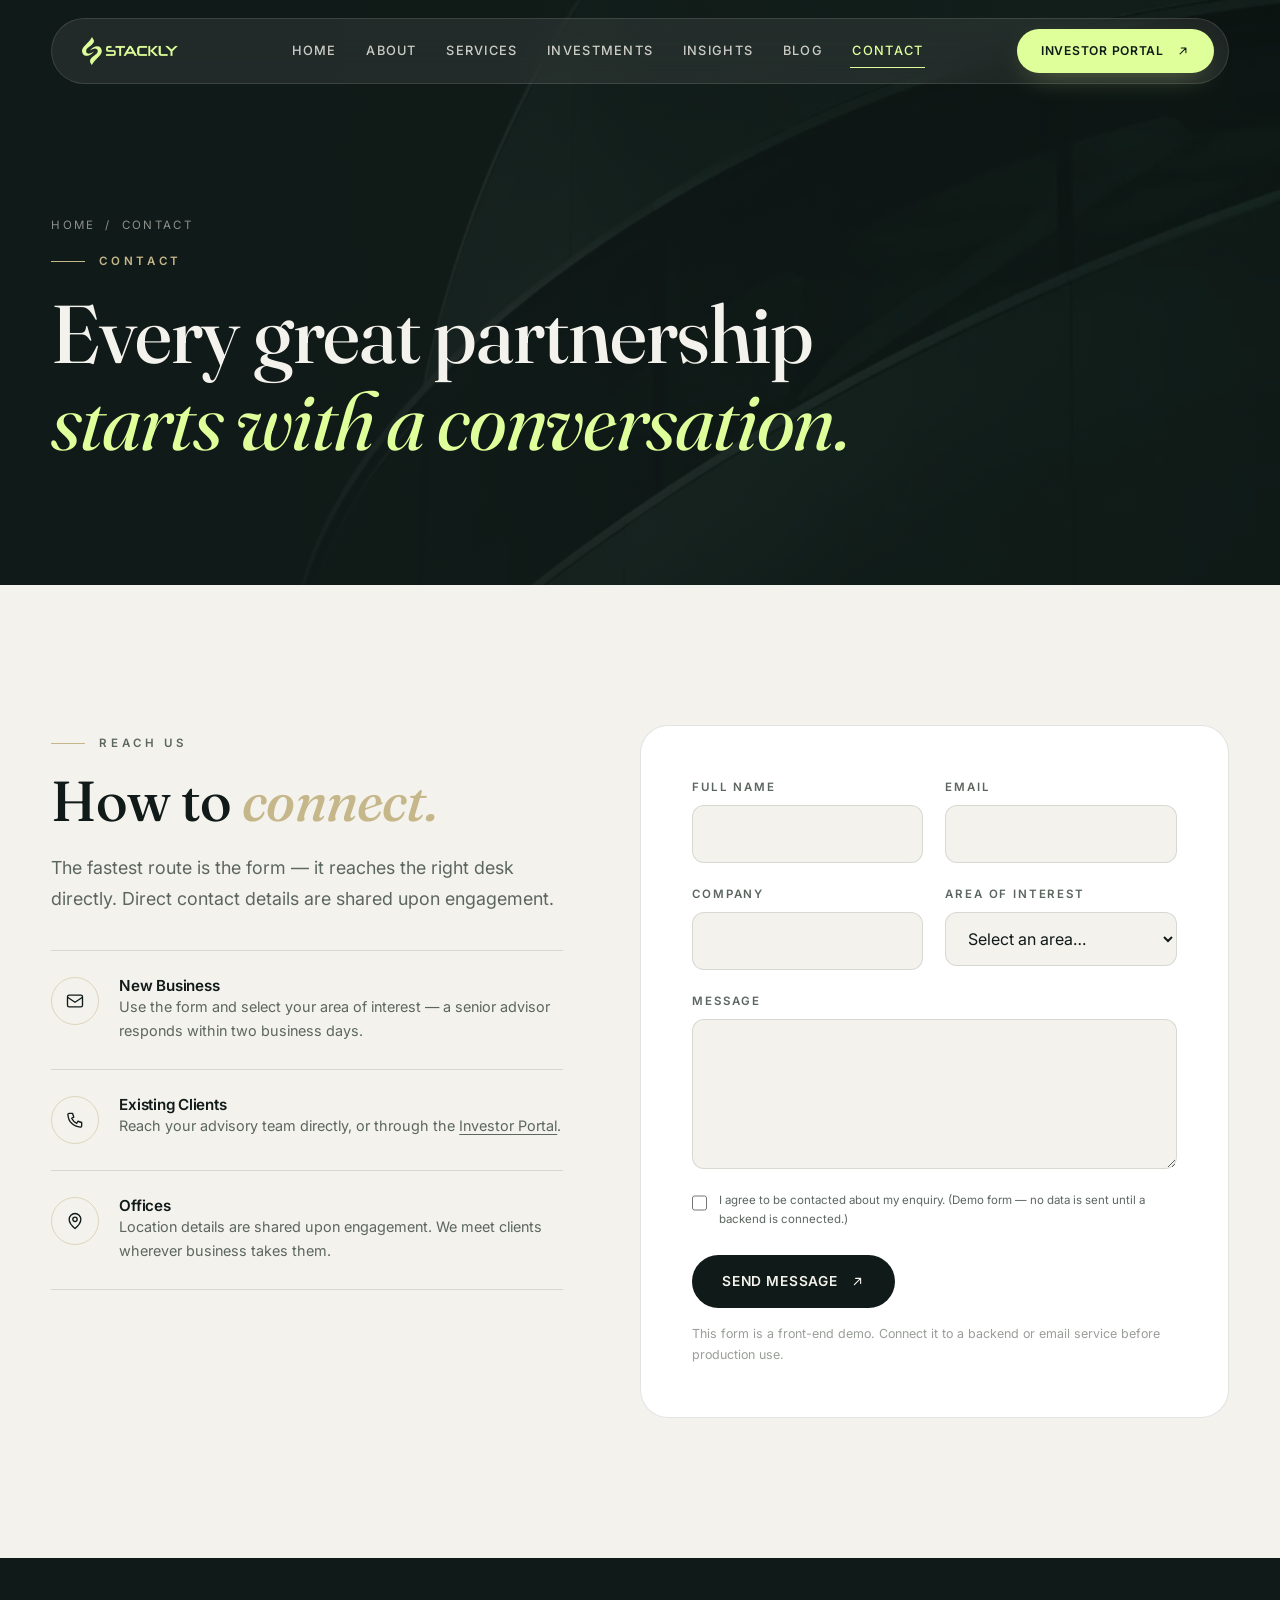
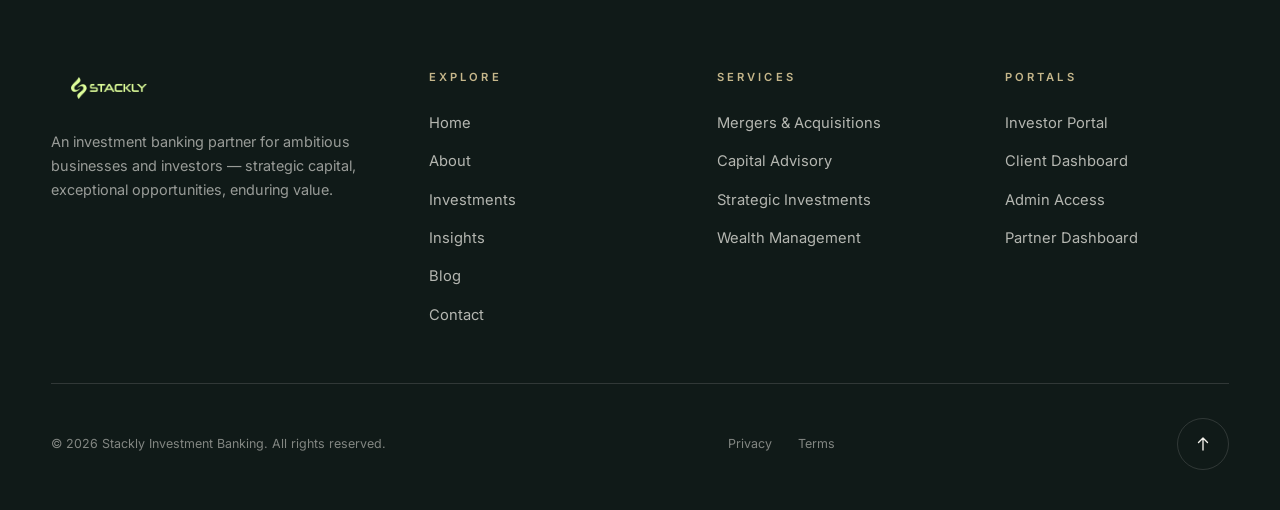
<file: contact.html>
<!DOCTYPE html>
<html lang="en">
<head>
  <meta charset="UTF-8">
  <meta name="viewport" content="width=device-width, initial-scale=1.0">
  <title>Contact — Stackly Investment Banking</title>
  <meta name="description" content="Begin a conversation with Stackly — strategic capital, exceptional opportunities, enduring value.">
  <link rel="icon" type="image/png" href="img/favicon.png">
  <link rel="preconnect" href="https://fonts.googleapis.com">
  <link rel="preconnect" href="https://fonts.gstatic.com" crossorigin>
  <link href="https://fonts.googleapis.com/css2?family=Fraunces:ital,opsz,wght@0,9..144,400;0,9..144,480;0,9..144,560;1,9..144,400;1,9..144,480&family=Inter:wght@400;500;600&display=swap" rel="stylesheet">
  <link rel="stylesheet" href="css/style.css">
  <link rel="stylesheet" href="css/animations.css">
  <link rel="stylesheet" href="css/pages.css">
  <link rel="stylesheet" href="css/responsive.css">
</head>
<body>
  <a class="skip-link" href="#main">Skip to content</a>
  <svg xmlns="http://www.w3.org/2000/svg" style="display:none" aria-hidden="true">
    <symbol id="i-arrow-ur" viewBox="0 0 24 24"><path d="M7 17L17 7M9 7h8v8" fill="none" stroke="currentColor" stroke-width="1.8" stroke-linecap="round" stroke-linejoin="round"/></symbol>
    <symbol id="i-arrow-up" viewBox="0 0 24 24"><path d="M12 20V4m0 0l-6 6m6-6l6 6" fill="none" stroke="currentColor" stroke-width="1.8" stroke-linecap="round" stroke-linejoin="round"/></symbol>
    <symbol id="i-mail" viewBox="0 0 24 24"><rect x="3" y="5" width="18" height="14" rx="2" fill="none" stroke="currentColor" stroke-width="1.6"/><path d="M3 7.5l9 6 9-6" fill="none" stroke="currentColor" stroke-width="1.6" stroke-linejoin="round"/></symbol>
    <symbol id="i-phone" viewBox="0 0 24 24"><path d="M5 4h4l1.5 4.5L8 10a12 12 0 006 6l1.5-2.5L20 15v4a1.5 1.5 0 01-1.6 1.5C10 20 4 14 3.5 5.6A1.5 1.5 0 015 4z" fill="none" stroke="currentColor" stroke-width="1.6" stroke-linejoin="round"/></symbol>
    <symbol id="i-pin" viewBox="0 0 24 24"><path d="M12 21s-7-5.6-7-11a7 7 0 0114 0c0 5.4-7 11-7 11z" fill="none" stroke="currentColor" stroke-width="1.6" stroke-linejoin="round"/><circle cx="12" cy="10" r="2.6" fill="none" stroke="currentColor" stroke-width="1.6"/></symbol>
  </svg>

  <header class="site-header">
    <div class="header-inner">
      <a class="brand" href="index.html" aria-label="Stackly — home"><span class="brand-chip"><img src="img/stackly-logo.webp" alt="Stackly" width="206" height="60"></span></a>
      <nav class="main-nav" aria-label="Primary">
        <a href="index.html">Home</a>
        <a href="about.html">About</a>
        <a href="service.html">Services</a>
        <a href="investment.html">Investments</a>
        <a href="insight.html">Insights</a>
        <a href="blog.html">Blog</a>
        <a href="contact.html">Contact</a>
      </nav>
      <div class="header-actions">
        <a class="btn btn-lime" href="login.html">Investor Portal <svg class="arr" width="14" height="14" aria-hidden="true"><use href="#i-arrow-ur"/></svg></a>
        <button class="nav-toggle" aria-label="Open menu" aria-expanded="false" aria-controls="mobileMenu"><span></span><span></span><span></span></button>
      </div>
    </div>
  </header>

  <div class="mobile-menu" id="mobileMenu">
    <div class="mobile-menu-header">
      <a class="brand" href="index.html" aria-label="Stackly — home"><span class="brand-chip"><img src="img/stackly-logo.webp" alt="Stackly" width="206" height="60"></span></a>
      <button class="mobile-menu-close" type="button" aria-label="Close menu"><span></span><span></span></button>
    </div>
    <nav aria-label="Mobile">
      <a href="index.html">Home <span class="idx">01</span></a>
      <a href="about.html">About <span class="idx">02</span></a>
      <a href="service.html">Services <span class="idx">03</span></a>
      <a href="investment.html">Investments <span class="idx">04</span></a>
      <a href="insight.html">Insights <span class="idx">05</span></a>
      <a href="blog.html">Blog <span class="idx">06</span></a>
      <a href="contact.html">Contact <span class="idx">07</span></a>
    </nav>
    <a class="btn btn-lime mobile-cta" href="login.html">Investor Portal <svg class="arr" width="14" height="14" aria-hidden="true"><use href="#i-arrow-ur"/></svg></a>
    <p class="mobile-meta">Strategic capital · Exceptional opportunities</p>
  </div>

  <main id="main">
    <section class="page-hero">
      <div class="page-hero-media" aria-hidden="true"><img src="img/insights/insight-3.webp" alt="" width="880" height="660"></div>
      <div class="container">
        <nav class="breadcrumbs" aria-label="Breadcrumb"><a href="index.html">Home</a><span>/</span><span>Contact</span></nav>
        <p class="eyebrow on-dark">Contact</p>
        <h1>Every great partnership <em class="accent-italic">starts with a conversation.</em></h1>
      </div>
    </section>

    <section class="section">
      <div class="container contact-layout">
        <div data-reveal>
          <p class="eyebrow">Reach Us</p>
          <h2 style="margin:18px 0 22px">How to <em class="accent-champagne">connect.</em></h2>
          <p class="lede" style="margin-bottom:36px">The fastest route is the form — it reaches the right desk directly. Direct contact details are shared upon engagement.</p>
          <div class="contact-info-block">
            <div class="info-row">
              <span class="v-icon"><svg aria-hidden="true"><use href="#i-mail"/></svg></span>
              <div><h3>New Business</h3><p>Use the form and select your area of interest — a senior advisor responds within two business days.</p></div>
            </div>
            <div class="info-row">
              <span class="v-icon"><svg aria-hidden="true"><use href="#i-phone"/></svg></span>
              <div><h3>Existing Clients</h3><p>Reach your advisory team directly, or through the <a href="login.html" style="text-decoration:underline;text-underline-offset:3px">Investor Portal</a>.</p></div>
            </div>
            <div class="info-row">
              <span class="v-icon"><svg aria-hidden="true"><use href="#i-pin"/></svg></span>
              <div><h3>Offices</h3><p>Location details are shared upon engagement. We meet clients wherever business takes them.</p></div>
            </div>
          </div>
        </div>

        <form class="form-card" id="contactForm" novalidate data-reveal data-success="Thank you. Your message has been received — a senior advisor will respond within two business days.">
          <div class="form-grid">
            <div class="form-field">
              <label for="cName">Full Name</label>
              <input type="text" id="cName" name="name" required autocomplete="name">
              <p class="field-error" role="alert"></p>
            </div>
            <div class="form-field">
              <label for="cEmail">Email</label>
              <input type="email" id="cEmail" name="email" data-validate="email" required autocomplete="email">
              <p class="field-error" role="alert"></p>
            </div>
            <div class="form-field">
              <label for="cCompany">Company</label>
              <input type="text" id="cCompany" name="company" required autocomplete="organization">
              <p class="field-error" role="alert"></p>
            </div>
            <div class="form-field">
              <label for="cInterest">Area of Interest</label>
              <select id="cInterest" name="interest" required>
                <option value="">Select an area…</option>
                <option>Mergers &amp; Acquisitions</option>
                <option>Capital Advisory</option>
                <option>Strategic Investments</option>
                <option>Wealth Management</option>
                <option>Other</option>
              </select>
              <p class="field-error" role="alert"></p>
            </div>
            <div class="form-field full">
              <label for="cMessage">Message</label>
              <textarea id="cMessage" name="message" required></textarea>
              <p class="field-error" role="alert"></p>
            </div>
            <div class="form-field full">
              <label class="checkbox-row">
                <input type="checkbox" name="consent" required>
                <span>I agree to be contacted about my enquiry. (Demo form — no data is sent until a backend is connected.)</span>
              </label>
              <p class="field-error" role="alert"></p>
            </div>
          </div>
          <button class="btn" type="submit" data-magnetic style="margin-top:26px">Send Message <svg class="arr" width="15" height="15" aria-hidden="true"><use href="#i-arrow-ur"/></svg></button>
          <p class="form-note" style="margin-top:16px">This form is a front-end demo. Connect it to a backend or email service before production use.</p>
          <div class="form-status" role="status" aria-live="polite"></div>
        </form>
      </div>
    </section>
  </main>

  <footer class="site-footer">
    <div class="container">
      <div class="footer-top">
        <div class="footer-brand">
          <a class="brand" href="index.html" aria-label="Stackly — home"><span class="brand-chip"><img src="img/stackly-logo.webp" alt="Stackly" width="206" height="60" loading="lazy"></span></a>
          <p>An investment banking partner for ambitious businesses and investors — strategic capital, exceptional opportunities, enduring value.</p>
        </div>
        <div class="footer-col">
          <h4>Explore</h4>
          <ul>
            <li><a href="index.html">Home</a></li>
            <li><a href="about.html">About</a></li>
            <li><a href="investment.html">Investments</a></li>
            <li><a href="insight.html">Insights</a></li>
            <li><a href="blog.html">Blog</a></li>
            <li><a href="contact.html">Contact</a></li>
          </ul>
        </div>
        <div class="footer-col">
          <h4>Services</h4>
          <ul><li><a href="404.html">Mergers &amp; Acquisitions</a></li><li><a href="404.html">Capital Advisory</a></li><li><a href="404.html">Strategic Investments</a></li><li><a href="404.html">Wealth Management</a></li></ul>
        </div>
        <div class="footer-col">
          <h4>Portals</h4>
          <ul><li><a href="404.html">Investor Portal</a></li><li><a href="404.html">Client Dashboard</a></li><li><a href="404.html">Admin Access</a></li><li><a href="404.html">Partner Dashboard</a></li></ul>
        </div>
      </div>
      <div class="footer-bottom">
        <p>© <span data-year>2026</span> Stackly Investment Banking. All rights reserved.</p>
        <nav class="legal-links" aria-label="Legal"><a href="404.html">Privacy</a><a href="404.html">Terms</a></nav>
        <a class="back-top" href="404.html" aria-label="Back to top"><svg aria-hidden="true"><use href="#i-arrow-up"/></svg></a>
      </div>
    </div>
  </footer>


  <script src="js/navigation.js"></script>
  <script src="js/main.js"></script>
  <script src="js/forms.js"></script>
</body>
</html>
</file>
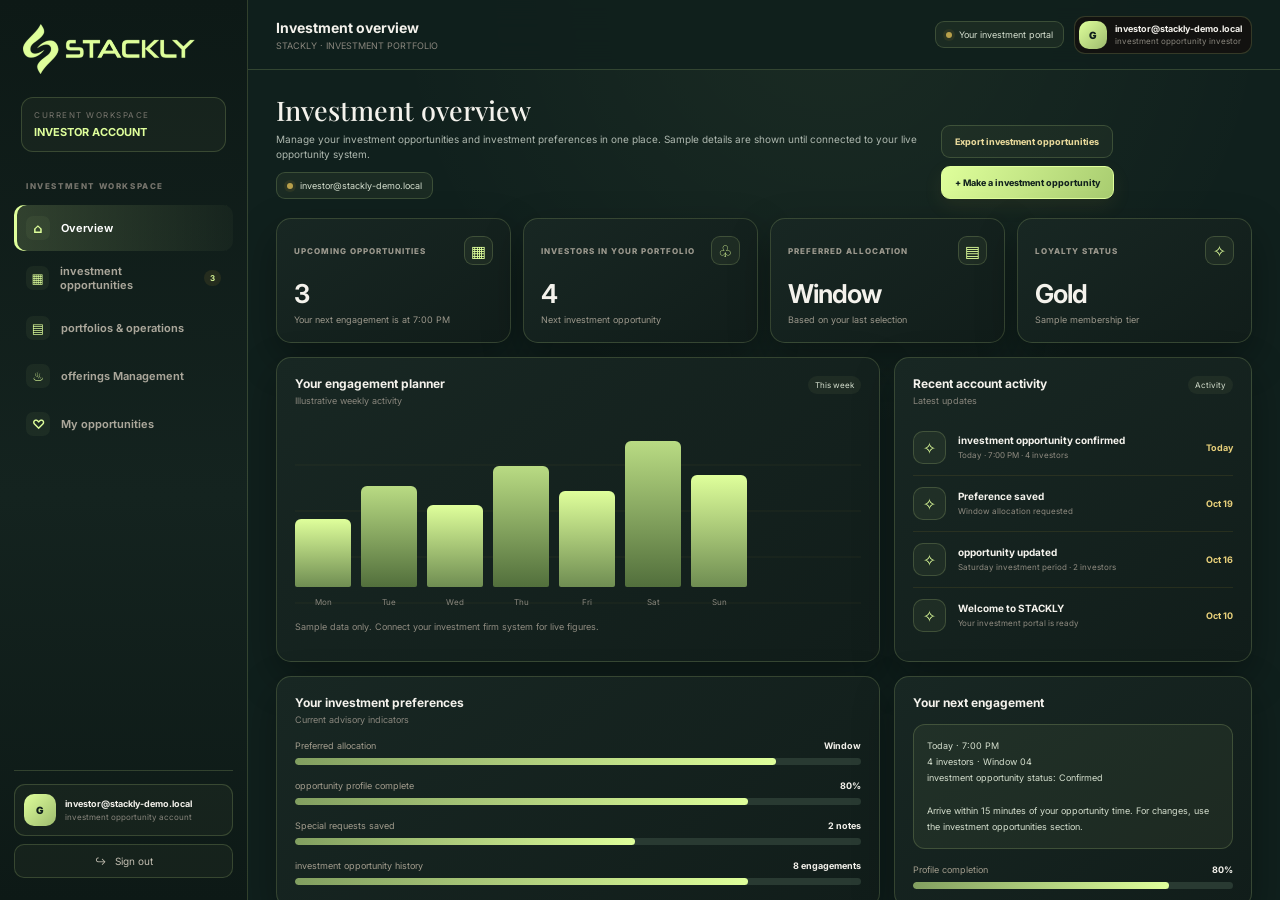
<file: dashboard.html>
<!DOCTYPE html>
<html lang="en">
<head>
<meta charset="UTF-8"><meta name="viewport" content="width=device-width,initial-scale=1">
<meta name="theme-color" content="#10201d"><title>STACKLY | Investor Portal</title>
<link rel="preconnect" href="https://fonts.googleapis.com"><link rel="preconnect" href="https://fonts.gstatic.com" crossorigin>
<link href="https://fonts.googleapis.com/css2?family=Inter:wght@400;500;600;700;800&family=Playfair+Display:wght@400;500;600&display=swap" rel="stylesheet">
<style>
:root{--bg:#090908;--panel:#121210;--gold:#d4af37;--gold2:#f1d77a;--ivory:#f8f6ef;--muted:#9c9a91;--line:rgba(212,175,55,.17);--sidebar:248px;--shadow:0 16px 42px #0005}
*{box-sizing:border-box;margin:0;padding:0}html,body{height:100%;background:var(--bg);color:var(--ivory);font-family:Inter,system-ui,sans-serif}body{overflow:hidden}button,input,select,textarea{font:inherit}button{cursor:pointer}a{color:inherit;text-decoration:none}
.app{height:100vh;display:flex;overflow:hidden;background:radial-gradient(circle at 65% 0,#d4af370c,transparent 36%),var(--bg)}
.sidebar{width:var(--sidebar);flex:0 0 var(--sidebar);height:100vh;padding:22px 14px;display:flex;flex-direction:column;background:linear-gradient(180deg,#050505,#0d0d0b 55%,#050505);border-right:1px solid #d4af3740;z-index:40}
.brand{display:flex;align-items:center;gap:10px;padding:2px 9px 23px}.brand img{display:block;width:100%;max-width:175px;height:auto;max-height:50px;object-fit:contain;object-position:left center}
.role-box{margin:0 7px 17px;padding:12px;border:1px solid var(--line);border-radius:12px;background:#d4af370b}.role-box small{display:block;color:#77756d;font-size:8px;letter-spacing:1.5px;text-transform:uppercase}.role-box b{display:block;margin-top:5px;font-size:11px;color:var(--gold2)}
.nav{flex:1;min-height:0;overflow:auto}.nav-label{padding:12px;color:#77756d;font-size:8px;font-weight:800;letter-spacing:1.6px;text-transform:uppercase}.nav button{width:100%;display:flex;align-items:center;gap:11px;padding:11px 12px;margin:2px 0;border:0;border-radius:10px;background:transparent;color:#aaa69a;text-align:left;font-size:11px;font-weight:650;transition:.2s}.nav button:hover{background:#d4af3712;color:#fff}.nav button.active{color:#fff;background:linear-gradient(90deg,#d4af372e,#d4af3706);box-shadow:inset 3px 0 var(--gold)}.nav-ico{width:24px;height:24px;display:grid;place-items:center;border-radius:7px;background:#ffffff08;color:var(--gold2);font-size:13px}.nav-count{margin-left:auto;padding:3px 6px;border-radius:20px;background:#d4af371a;color:var(--gold2);font-size:8px}
.side-bottom{border-top:1px solid var(--line);padding-top:13px}.profile{display:flex;align-items:center;gap:9px;padding:9px;border:1px solid #d4af3710;border-radius:11px;background:#d4af3708}.avatar{width:32px;height:32px;flex:0 0 32px;display:grid;place-items:center;border-radius:10px;background:linear-gradient(135deg,#f1d77a,#98711c);color:#090908;font-size:10px;font-weight:900}.profile-text{min-width:0}.profile b{display:block;max-width:150px;overflow:hidden;text-overflow:ellipsis;white-space:nowrap;font-size:9px}.profile small{display:block;margin-top:3px;color:#89867d;font-size:8px}.signout{width:100%;margin-top:8px;padding:10px;border:1px solid var(--line);border-radius:10px;background:#d4af3708;color:#c5c0b3;font-size:10px}.signout:hover{border-color:var(--gold);color:white}
.main{min-width:0;flex:1;height:100vh;display:flex;flex-direction:column;overflow:hidden}.header{height:70px;flex:0 0 70px;display:flex;align-items:center;justify-content:space-between;gap:15px;padding:0 28px;border-bottom:1px solid var(--line);background:#0a0a09f2;backdrop-filter:blur(15px);z-index:20}.head-left{display:flex;align-items:center;gap:13px;min-width:0}.mobile-menu{display:none;width:36px;height:36px;border:1px solid var(--line);border-radius:9px;background:#121210;color:#fff}.head-title h1{font-size:14px}.head-title p{margin-top:4px;color:#89867d;font-size:9px}.head-right{display:flex;align-items:center;gap:10px}.pill{display:inline-flex;align-items:center;gap:7px;padding:7px 10px;border:1px solid var(--line);border-radius:9px;color:#d6c99e;background:#d4af3708;font-size:9px}.dot{width:6px;height:6px;border-radius:50%;background:#b8a04b;box-shadow:0 0 0 3px #d4af3716}.user-chip{display:flex;align-items:center;gap:8px;padding:4px 9px 4px 4px;border:1px solid var(--line);border-radius:11px;background:#121210}.user-chip .avatar{width:28px;height:28px;flex-basis:28px}.user-chip b{display:block;max-width:160px;overflow:hidden;text-overflow:ellipsis;white-space:nowrap;font-size:9px}.user-chip small{display:block;margin-top:2px;color:#89867d;font-size:8px}
.scroll{flex:1;min-height:0;overflow:auto;padding:25px 28px 40px;scroll-behavior:smooth}.section{display:none;animation:fadeUp .25s ease}.section.active{display:block}@keyframes fadeUp{from{opacity:0;transform:translateY(6px)}to{opacity:1;transform:none}}
.section-head{display:flex;align-items:flex-end;justify-content:space-between;gap:14px;margin-bottom:19px}.section-head h2{font:500 27px/1.15 "Playfair Display",Georgia,serif}.section-head p{margin-top:6px;color:var(--muted);font-size:10px;line-height:1.5}.actions{display:flex;gap:8px;flex-wrap:wrap}.btn{padding:10px 13px;border:1px solid var(--line);border-radius:9px;background:#171612;color:#e8d99b;font-size:9px;font-weight:750}.btn.primary{border-color:var(--gold);background:linear-gradient(120deg,#f1d77a,#b88c24);color:#100e08;box-shadow:0 7px 20px #d4af3715}.btn:hover{filter:brightness(1.08);transform:translateY(-1px)}
.kpis{display:grid;grid-template-columns:repeat(4,minmax(0,1fr));gap:12px}.card{min-width:0;border:1px solid var(--line);border-radius:15px;background:linear-gradient(145deg,#151512,#0e0e0c);box-shadow:var(--shadow)}.kpi{padding:17px}.kpi-top{display:flex;align-items:center;justify-content:space-between;gap:8px}.kpi-label{color:#9c998e;font-size:8px;font-weight:800;letter-spacing:1px;text-transform:uppercase}.kpi-icon{width:29px;height:29px;display:grid;place-items:center;border:1px solid var(--line);border-radius:9px;color:var(--gold2);background:#d4af3709}.kpi strong{display:block;margin-top:13px;font-size:26px;font-weight:650;letter-spacing:-1px}.kpi small{display:block;margin-top:5px;color:#9b978b;font-size:9px}.positive{color:#d8c66e!important}.two-col{display:grid;grid-template-columns:minmax(0,1.35fr) minmax(260px,.8fr);gap:14px;margin-top:14px}.three-col{display:grid;grid-template-columns:repeat(3,minmax(0,1fr));gap:12px;margin-top:14px}.panel{padding:18px;min-width:0}.panel-head{display:flex;align-items:flex-start;justify-content:space-between;gap:10px;margin-bottom:14px}.panel-head h3{font-size:12px}.panel-head p{margin-top:4px;color:#89867d;font-size:9px}.panel-tag{padding:4px 7px;border-radius:20px;background:#d4af3710;color:#d9c36c;font-size:8px;white-space:nowrap}
.chart{height:190px;display:flex;align-items:flex-end;gap:10px;position:relative;padding:12px 0 23px;background:repeating-linear-gradient(to bottom,transparent 0,transparent 44px,#d4af3710 45px,transparent 46px)}.bar{flex:1;max-width:56px;height:var(--h);position:relative;z-index:1;border-radius:6px 6px 2px 2px;background:linear-gradient(180deg,#f1d77a,#826018);min-width:10px}.bar:nth-child(even){background:linear-gradient(180deg,#c5a348,#604811)}.bar span{position:absolute;bottom:-20px;left:50%;transform:translateX(-50%);font-size:8px;color:#89867d}
.list{display:grid}.list-row{display:grid;grid-template-columns:35px minmax(0,1fr) auto;align-items:center;gap:10px;padding:11px 0;border-top:1px solid #d4af371a}.list-row:first-child{border-top:0}.list-icon{width:33px;height:33px;display:grid;place-items:center;border:1px solid var(--line);border-radius:10px;color:var(--gold2);background:#d4af3708}.list-row b{display:block;font-size:10px}.list-row small{display:block;margin-top:4px;color:#8f8b80;font-size:8px;line-height:1.4}.list-row strong{font-size:9px;color:#e9d17b}
.table-card{overflow:hidden}.table-wrap{width:100%;overflow:auto}.data-table{width:100%;border-collapse:collapse;min-width:650px}.data-table th{padding:12px 14px;text-align:left;background:#171612;color:#cdb65f;font-size:8px;letter-spacing:.8px;text-transform:uppercase}.data-table td{padding:13px 14px;border-top:1px solid #d4af371a;font-size:9px;color:#e4e0d6}.data-table td strong{font-size:9px}.muted{color:#89867d!important}.status{display:inline-flex;padding:4px 8px;border-radius:30px;font-size:8px;font-weight:800}.status.confirmed,.status.available,.status.paid,.status.active{background:#d4af3716;color:#e4ce72}.status.pending,.status.limited,.status.preparing{background:#d9a55b16;color:#e0b16a}.status.cancelled,.status.maintenance{background:#bd625216;color:#dc9277}.status.occupied{background:#8f8b801b;color:#c4beb0}
.search-row{display:flex;gap:9px;align-items:center;margin-bottom:14px}.search{width:min(320px,100%);height:38px;padding:0 12px;border:1px solid var(--line);border-radius:9px;background:#0c0c0b;color:var(--ivory);outline:none;font-size:10px}.search:focus,input:focus,select:focus{border-color:var(--gold);outline:2px solid #d4af3717}.select{height:38px;padding:0 10px;border:1px solid var(--line);border-radius:9px;background:#121210;color:#e8e2d1;font-size:10px}
.form-grid{display:grid;grid-template-columns:1fr 1fr;gap:12px}.form-field label{display:block;margin-bottom:6px;color:#cfc8b8;font-size:9px;font-weight:700}.form-field input,.form-field select,.form-field textarea{width:100%;min-height:40px;padding:10px;border:1px solid var(--line);border-radius:9px;background:#0d0d0b;color:var(--ivory);font-size:10px}.form-field textarea{min-height:85px;resize:vertical}.form-field.full{grid-column:1/-1}.form-note{margin-top:10px;color:#8f8b80;font-size:9px;line-height:1.5}.notice-box{padding:13px;border:1px solid var(--line);border-radius:12px;background:#d4af3707;color:#c9c2b1;font-size:9px;line-height:1.8}.progress-line{height:7px;border-radius:20px;background:#29271f;overflow:hidden}.progress-line i{display:block;height:100%;border-radius:20px;background:linear-gradient(90deg,#947019,#d4af37,#f1d77a)}.progress-item{margin-top:15px}.progress-item label{display:flex;justify-content:space-between;gap:10px;font-size:9px}.progress-item label span{color:#a29c8d}.toast{position:fixed;right:22px;bottom:22px;z-index:100;max-width:calc(100vw - 30px);padding:12px 16px;border:1px solid var(--gold);border-radius:10px;background:#171612;color:#f2e5b4;font-size:11px;box-shadow:var(--shadow);display:none}.toast.show{display:block;animation:fadeUp .2s ease}.overlay{display:none}
@media(max-width:1100px){.kpis{grid-template-columns:repeat(2,minmax(0,1fr))}.two-col{grid-template-columns:1fr}.three-col{grid-template-columns:repeat(2,minmax(0,1fr))}.three-col>.card:last-child{grid-column:1/-1}}
@media(max-width:760px){body{overflow:hidden}.sidebar{position:fixed;left:0;top:0;bottom:0;width:min(290px,86vw);transform:translateX(-110%);transition:transform .25s;box-shadow:22px 0 60px #0008}.sidebar.open{transform:translateX(0)}.overlay.show{display:block;position:fixed;inset:0;background:#000b;z-index:30}.main{width:100%}.header{height:62px;flex-basis:62px;padding:0 12px}.mobile-menu{display:grid;place-items:center}.head-title h1{font-size:12px;white-space:nowrap;overflow:hidden;text-overflow:ellipsis}.head-title p{display:none}.head-right .pill{display:none}.user-chip{padding:3px;border:0;background:transparent}.user-chip>div:last-child{display:none}.scroll{padding:18px 13px 30px}.section-head{align-items:flex-start;flex-direction:column}.section-head h2{font-size:24px}.actions{width:100%}.actions .btn{flex:1}.three-col{grid-template-columns:1fr}.three-col>.card:last-child{grid-column:auto}.form-grid{grid-template-columns:1fr}.form-field.full{grid-column:auto}.kpi{padding:14px}.kpi strong{font-size:22px}.panel{padding:14px}}
@media(max-width:360px){.kpis{grid-template-columns:1fr}.header{gap:7px}.head-left{gap:7px}.user-chip .avatar{width:25px;height:25px;flex-basis:25px}}
@media(prefers-reduced-motion:reduce){*,*::before,*::after{animation-duration:.01ms!important;transition-duration:.01ms!important;scroll-behavior:auto!important}}
:root{--bg:#10201d;--panel:#182723;--gold:#dfff9b;--gold2:#dfff9b;--ivory:#f4f2ec;--muted:#aeb8af;--line:rgba(223,255,155,.17)}
.app{background:radial-gradient(circle at 65% 0,rgba(223,255,155,.05),transparent 36%),var(--bg)}
.sidebar{background:linear-gradient(180deg,#0d1916,#14231f 55%,#0d1916);border-color:rgba(223,255,155,.17)}
.nav button:hover,.role-box,.profile,.signout,.btn{border-color:rgba(223,255,155,.17);background-color:rgba(223,255,155,.04)}
.nav button.active{background:linear-gradient(90deg,rgba(223,255,155,.16),rgba(223,255,155,.03));box-shadow:inset 3px 0 var(--gold)}
.nav-ico,.kpi-icon,.list-icon{color:var(--gold);border-color:var(--line);background:rgba(223,255,155,.05)}
.avatar{background:linear-gradient(135deg,#dfff9b,#9dbb6e);color:#10201d}
.header{background:rgba(16,32,29,.95);border-color:var(--line)}
.pill,.panel-tag,.notice-box{border-color:var(--line);background:rgba(223,255,155,.05);color:#d5dfce}
.card{border-color:var(--line);background:linear-gradient(145deg,#182723,#111d1a)}
.btn.primary{border-color:var(--gold);background:linear-gradient(120deg,#dfff9b,#a8cc70);color:#10201d}
.bar{background:linear-gradient(180deg,#dfff9b,#6f8d52)}.bar:nth-child(even){background:linear-gradient(180deg,#b9db83,#526f3c)}
.data-table th{background:#1b2c27;color:var(--gold)}.data-table td{border-color:var(--line)}
.status.confirmed,.status.available,.status.paid,.status.active{background:rgba(223,255,155,.12);color:var(--gold)}
.search,.select,.form-field input,.form-field select,.form-field textarea{background:#111d1a;border-color:var(--line);color:var(--ivory)}
.progress-line{background:#293a32}.progress-line i{background:linear-gradient(90deg,#829f60,#dfff9b)}
</style></head><body>
<div class="app"><aside class="sidebar" id="sidebar">
<a class="brand" href="#overview" data-section-link="overview" aria-label="STACKLY overview"><img src="img/stackly-logo.webp" alt="STACKLY logo" width="206" height="60"></a>
<div class="role-box"><small>Current workspace</small><b>GUEST RESERVATION</b></div>
<nav class="nav" aria-label="Dashboard navigation"><div class="nav-label">Restaurant workspace</div><button type="button" data-section="overview" class="active"><span class="nav-ico">⌂</span><span>Overview</span></button><button type="button" data-section="reservations" class=""><span class="nav-ico">▦</span><span>Reservations</span><span class=nav-count>3</span></button><button type="button" data-section="tables" class=""><span class="nav-ico">▤</span><span>Tables & Floor</span></button><button type="button" data-section="menu" class=""><span class="nav-ico">♨</span><span>Menu Management</span></button><button type="button" data-section="mybookings" class=""><span class="nav-ico">♡</span><span>My Bookings</span></button></nav>
<div class="side-bottom"><div class="profile"><span class="avatar" id="sideAvatar">S</span><div class="profile-text"><b id="sideEmail">Guest account</b><small>Reservation account</small></div></div><button class="signout" id="signout">↪ &nbsp; Sign out</button></div>
</aside><div class="overlay" id="overlay"></div>
<main class="main"><header class="header"><div class="head-left"><button class="mobile-menu" id="mobileMenu" aria-label="Open navigation">☰</button><div class="head-title"><h1 id="pageTitle">Restaurant overview</h1><p>STACKLY · Premium dining experience</p></div></div><div class="head-right"><span class="pill"><i class="dot"></i> Your dining portal</span><div class="user-chip"><span class="avatar" id="headAvatar">S</span><div><b id="headEmail">Guest account</b><small>Reservation guest</small></div></div></div></header>
<div class="scroll" id="scrollArea">
<section class="section active" id="section-overview"><div class="section-head"><div><h2>Welcome to STACKLY</h2><p id="welcomeText">Manage your reservations and dining preferences in one place. Sample details are shown until connected to your live booking system.</p><div class="pill" style="margin-top:10px"><i class="dot"></i><span id="loginIdentity">Signed-in account</span></div></div><div class="actions"><button class="btn" data-export="overview">Export reservations</button><button class="btn primary" data-add-booking>+ Make a reservation</button></div></div>
<div class="kpis"><article class="card kpi"><div class="kpi-top"><span class="kpi-label">UPCOMING BOOKINGS</span><span class="kpi-icon">▦</span></div><strong>3</strong><small class="">Your next visit is at 7:00 PM</small></article><article class="card kpi"><div class="kpi-top"><span class="kpi-label">GUESTS IN YOUR PARTY</span><span class="kpi-icon">♧</span></div><strong>4</strong><small class="">Next reservation</small></article><article class="card kpi"><div class="kpi-top"><span class="kpi-label">PREFERRED SEATING</span><span class="kpi-icon">▤</span></div><strong>Window</strong><small class="">Based on your last selection</small></article><article class="card kpi"><div class="kpi-top"><span class="kpi-label">LOYALTY STATUS</span><span class="kpi-icon">✧</span></div><strong>Gold</strong><small class="">Sample membership tier</small></article></div>
<div class="two-col"><article class="card panel"><div class="panel-head"><div><h3>Your visit planner</h3><p>Illustrative weekly activity</p></div><span class="panel-tag">This week</span></div><div class="chart"><div class="bar" style="--h:44%"><span>Mon</span></div><div class="bar" style="--h:65%"><span>Tue</span></div><div class="bar" style="--h:53%"><span>Wed</span></div><div class="bar" style="--h:78%"><span>Thu</span></div><div class="bar" style="--h:62%"><span>Fri</span></div><div class="bar" style="--h:94%"><span>Sat</span></div><div class="bar" style="--h:72%"><span>Sun</span></div></div><p class="form-note">Sample data only. Connect your restaurant system for live figures.</p></article>
<article class="card panel"><div class="panel-head"><div><h3>Recent account activity</h3><p>Latest updates</p></div><span class="panel-tag">Activity</span></div><div class="list"><div class="list-row"><span class="list-icon">✧</span><div><b>Reservation confirmed</b><small>Today · 7:00 PM · 4 guests</small></div><strong>Today</strong></div><div class="list-row"><span class="list-icon">✧</span><div><b>Preference saved</b><small>Window seating requested</small></div><strong>Oct 19</strong></div><div class="list-row"><span class="list-icon">✧</span><div><b>Booking updated</b><small>Saturday dinner · 2 guests</small></div><strong>Oct 16</strong></div><div class="list-row"><span class="list-icon">✧</span><div><b>Welcome to STACKLY</b><small>Your dining portal is ready</small></div><strong>Oct 10</strong></div></div></article></div>
<div class="two-col"><article class="card panel"><div class="panel-head"><div><h3>Your dining preferences</h3><p>Current service indicators</p></div></div><div class="progress-item"><label><span>Preferred seating</span><b>Window</b></label><div class="progress-line" style="margin-top:7px"><i style="width:85%"></i></div></div><div class="progress-item"><label><span>Booking profile complete</span><b>80%</b></label><div class="progress-line" style="margin-top:7px"><i style="width:80%"></i></div></div><div class="progress-item"><label><span>Special requests saved</span><b>2 notes</b></label><div class="progress-line" style="margin-top:7px"><i style="width:60%"></i></div></div><div class="progress-item"><label><span>Reservation history</span><b>8 visits</b></label><div class="progress-line" style="margin-top:7px"><i style="width:80%"></i></div></div></article><article class="card panel"><div class="panel-head"><div><h3>Your next visit</h3></div></div><div class="notice-box">Today · 7:00 PM<br>4 guests · Window 04<br>Reservation status: Confirmed<br><br>Arrive within 15 minutes of your booking time. For changes, use the reservations section.</div><div class="progress-item"><label><span>Profile completion</span><b>80%</b></label><div class="progress-line" style="margin-top:7px"><i style="width:80%"></i></div></div></article></div></section>

<section class="section" id="section-reservations"><div class="section-head"><div><h2>Reservations</h2><p>Review bookings, seating requests and arrival times.</p></div><div class="actions"><button class="btn" data-export="reservations">Export CSV</button><button class="btn primary" data-add-booking>+ New reservation</button></div></div><div class="search-row"><input class="search" id="reservationSearch" placeholder="Search guest or reservation ID..." aria-label="Search reservations"><select class="select" id="reservationFilter" aria-label="Filter status"><option value="all">All statuses</option><option>Confirmed</option><option>Pending</option><option>Cancelled</option></select></div><div class="card table-card"><div class="table-wrap"><table class="data-table" id="reservationTable"><thead><tr><th>Booking ID</th><th>Date & time</th><th>Party</th><th>Seating</th><th>Service</th><th>Status</th></tr></thead><tbody><tr><td><strong>RSV-1048</strong></td><td>Today · 7:00 PM</td><td>4 guests</td><td>Window 04</td><td>Dinner</td><td><span class="status confirmed">Confirmed</span></td></tr><tr><td><strong>RSV-1047</strong></td><td>Today · 7:15 PM</td><td>2 guests</td><td>Table 08</td><td>Dinner</td><td><span class="status confirmed">Confirmed</span></td></tr><tr><td><strong>RSV-1046</strong></td><td>Today · 7:30 PM</td><td>5 guests</td><td>Terrace 02</td><td>Dinner</td><td><span class="status pending">Pending</span></td></tr><tr><td><strong>RSV-1045</strong></td><td>Today · 8:00 PM</td><td>6 guests</td><td>Private dining</td><td>Dinner</td><td><span class="status confirmed">Confirmed</span></td></tr><tr><td><strong>RSV-1044</strong></td><td>Today · 8:15 PM</td><td>2 guests</td><td>Quiet corner</td><td>Dinner</td><td><span class="status confirmed">Confirmed</span></td></tr><tr><td><strong>RSV-1043</strong></td><td>Today · 8:30 PM</td><td>3 guests</td><td>Table 12</td><td>Dinner</td><td><span class="status pending">Pending</span></td></tr><tr><td><strong>RSV-1042</strong></td><td>Tomorrow · 12:30 PM</td><td>4 guests</td><td>Window 02</td><td>Lunch</td><td><span class="status confirmed">Confirmed</span></td></tr><tr><td><strong>RSV-1041</strong></td><td>Oct 24 · 1:00 PM</td><td>8 guests</td><td>Private dining</td><td>Lunch</td><td><span class="status confirmed">Confirmed</span></td></tr><tr><td><strong>RSV-1040</strong></td><td>Oct 25 · 6:45 PM</td><td>2 guests</td><td>Terrace 01</td><td>Dinner</td><td><span class="status cancelled">Cancelled</span></td></tr><tr><td><strong>RSV-1039</strong></td><td>Oct 26 · 7:00 PM</td><td>4 guests</td><td>Table 16</td><td>Dinner</td><td><span class="status confirmed">Confirmed</span></td></tr><tr><td><strong>RSV-1038</strong></td><td>Oct 27 · 12:00 PM</td><td>3 guests</td><td>Indoor 03</td><td>Lunch</td><td><span class="status pending">Pending</span></td></tr><tr><td><strong>RSV-1037</strong></td><td>Oct 28 · 8:00 PM</td><td>6 guests</td><td>Window 06</td><td>Dinner</td><td><span class="status confirmed">Confirmed</span></td></tr></tbody></table></div></div><p class="form-note">Reservation records shown here are illustrative sample data.</p></section>

<section class="section" id="section-tables"><div class="section-head"><div><h2>Tables & floor</h2><p>Track seating availability for the current service.</p></div><span class="pill">24 total tables · sample floor</span></div><div class="three-col" id="tableCards"></div></section>
<section class="section" id="section-menu"><div class="section-head"><div><h2>Menu management</h2><p>Sample STACKLY signature dishes and menu availability.</p></div><button class="btn primary" data-action="menu">+ Add menu item</button></div><div class="three-col" id="menuCards"></div></section>
<section class="section" id="section-guests"><div class="section-head"><div><h2>Guest details</h2><p>Your saved contact information and dining preferences.</p></div><button class="btn" data-section-link="settings">Edit profile</button></div><div class="three-col"><article class="card panel"><div class="panel-head"><h3>Contact details</h3><span class="panel-tag">Profile</span></div><p class="muted" style="font-size:10px;line-height:1.8">Email<br><strong id="guestEmail">Signed-in email</strong><br><br>Preferred contact<br><strong>Email notifications</strong></p></article><article class="card panel"><div class="panel-head"><h3>Dining preferences</h3></div><p style="font-size:10px;line-height:1.9;color:#c8c1b2">Preferred seating: Window<br>Dietary notes: Add in settings<br>Occasion: Special moments</p></article><article class="card panel"><div class="panel-head"><h3>Visit summary</h3></div><p style="font:30px Georgia,serif;color:var(--gold2)">8 visits</p><p class="form-note">Sample loyalty history</p></article></div></section>
<section class="section" id="section-mybookings"><div class="actions" style="margin:0 0 16px"><button class="btn" data-section-link="guests">Guest details</button><button class="btn" data-section-link="settings">Profile & preferences</button></div><div class="section-head"><div><h2>My bookings</h2><p>Upcoming visits and previous reservation activity.</p></div><button class="btn primary" data-add-booking>+ New reservation</button></div><div class="two-col"><article class="card panel"><div class="panel-head"><h3>Next reservation</h3><span class="panel-tag">Confirmed</span></div><p style="font:24px Georgia,serif">Today · 7:00 PM</p><p class="form-note">4 guests · Window 04 · Dinner service</p><button class="btn" style="margin-top:14px" data-action="modify">Request a change</button></article><article class="card panel"><div class="panel-head"><h3>Before you arrive</h3></div><p style="font-size:10px;color:#c9c2b1;line-height:1.9">Please arrive within 15 minutes of your reservation time. For changes or special requests, contact the restaurant team.</p></article></div></section>
<section class="section" id="section-reports" hidden><div class="section-head"><div><h2>Revenue & reports</h2><p>Sample operating indicators for the selected service period.</p></div><button class="btn" data-export="reports">Export report</button></div><div class="kpis"><article class="card kpi"><span class="kpi-label">Gross sales</span><strong>₹84,650</strong><small>Sample figure · Today</small></article><article class="card kpi"><span class="kpi-label">Average check</span><strong>₹1,420</strong><small>Illustrative estimate</small></article><article class="card kpi"><span class="kpi-label">Covers served</span><strong>59</strong><small>Lunch service complete</small></article><article class="card kpi"><span class="kpi-label">Cancellation rate</span><strong>4.2%</strong><small class="positive">Sample benchmark</small></article></div><div class="two-col"><article class="card panel"><div class="panel-head"><h3>Revenue by service</h3><span class="panel-tag">Sample</span></div><div class="progress-item"><label><span>Lunch</span><b>₹28,400</b></label><div class="progress-line" style="margin-top:7px"><i style="width:34%"></i></div></div><div class="progress-item"><label><span>Dinner</span><b>₹49,750</b></label><div class="progress-line" style="margin-top:7px"><i style="width:59%"></i></div></div><div class="progress-item"><label><span>Private dining</span><b>₹6,500</b></label><div class="progress-line" style="margin-top:7px"><i style="width:8%"></i></div></div></article><article class="card panel"><div class="panel-head"><h3>Report notes</h3></div><div class="notice-box">All figures are illustrative. Connect your POS, booking system and payment provider to display accurate business results.</div></article></div></section>
<section class="section" id="section-settings"><div class="section-head"><div><h2>Settings</h2><p>Update account details and dining preferences.</p></div></div><div class="two-col"><article class="card panel"><div class="panel-head"><h3>Account profile</h3><span class="panel-tag">Local demo</span></div><form id="settingsForm"><div class="form-grid"><div class="form-field full"><label for="settingEmail">Signed-in email</label><input id="settingEmail" type="email" readonly></div><div class="form-field"><label for="displayName">Display name</label><input id="displayName" placeholder="Your name"></div><div class="form-field"><label for="phone">Phone number</label><input id="phone" placeholder="+91"></div><div class="form-field full"><label for="preferences">Dining notes / preferences</label><textarea id="preferences" placeholder="Dietary needs, seating preferences, special requests"></textarea></div></div><button class="btn primary" type="submit" style="margin-top:13px">Save preferences</button><p class="form-note">Saved in this browser for demo purposes.</p></form></article><article class="card panel"><div class="panel-head"><h3>Portal information</h3></div><div class="notice-box">Workspace: Reservation Portal<br>Brand: STACKLY Premium Dining<br>Theme: Charcoal & champagne gold<br>Authentication: Frontend demo routing</div><button class="btn" style="margin-top:13px" id="resetDemo">Reset demo preferences</button></article></div></section>
</div></main></div><div class="toast" id="toast" role="status" aria-live="polite"></div>

<div id="bookingModal" style="display:none;position:fixed;inset:0;z-index:90;background:#000c;place-items:center;padding:18px"><div class="card panel" style="width:min(520px,100%);max-height:90vh;overflow:auto"><div class="section-head" style="align-items:center"><div><h2 style="font-size:22px">New reservation</h2><p>Submit a demo booking request.</p></div><button class="btn" id="closeModal" type="button">Close</button></div><form id="bookingForm"><div class="form-grid"><div class="form-field"><label for="bookingName">Guest name</label><input id="bookingName" required placeholder="Full name"></div><div class="form-field"><label for="bookingEmail">Email</label><input id="bookingEmail" required type="email" placeholder="you@example.com"></div><div class="form-field"><label for="bookingDate">Date</label><input id="bookingDate" required type="date"></div><div class="form-field"><label for="bookingTime">Time</label><select id="bookingTime" required><option value="">Choose time</option><option>12:00 PM</option><option>1:00 PM</option><option>6:00 PM</option><option>6:30 PM</option><option>7:00 PM</option><option>7:30 PM</option><option>8:00 PM</option><option>8:30 PM</option><option>9:00 PM</option></select></div><div class="form-field"><label for="bookingGuests">Guests</label><select id="bookingGuests"><option>1</option><option>2</option><option selected>4</option><option>5</option><option>6</option><option>8</option></select></div><div class="form-field"><label for="bookingSeating">Seating preference</label><select id="bookingSeating"><option>Any available</option><option>Window</option><option>Indoor</option><option>Terrace</option><option>Private dining</option></select></div><div class="form-field full"><label for="bookingNotes">Special requests</label><textarea id="bookingNotes" placeholder="Dietary needs or occasion (optional)"></textarea></div></div><button class="btn primary" type="submit" style="margin-top:14px;width:100%">Submit reservation request</button><p class="form-note">Demo only: this form does not send data to a restaurant server.</p></form></div></div>
<script>
(()=> {
const ADMIN=false;
const titles={overview:"Investment overview",reservations:"Reservations",tables:"Tables & floor",menu:"Menu management",guests:"Guest details",mybookings:"My bookings",staff:"Staff & shifts",reports:"Revenue & reports",settings:"Settings"};
const sections=[...document.querySelectorAll(".section")],nav=[...document.querySelectorAll("[data-section]")],toast=document.getElementById("toast");
function notify(t){toast.textContent=t;toast.classList.add("show");clearTimeout(notify.timer);notify.timer=setTimeout(()=>toast.classList.remove("show"),3000)}
function showSection(key){if(!document.getElementById("section-"+key))key="overview";sections.forEach(s=>s.classList.toggle("active",s.id==="section-"+key));nav.forEach(b=>b.classList.toggle("active",b.dataset.section===key));document.getElementById("pageTitle").textContent=titles[key]||"STACKLY";document.getElementById("scrollArea").scrollTop=0;document.getElementById("sidebar").classList.remove("open");document.getElementById("overlay").classList.remove("show");location.hash=key}
nav.forEach(b=>b.addEventListener("click",()=>showSection(b.dataset.section)));document.querySelectorAll("[data-section-link]").forEach(b=>b.addEventListener("click",e=>{e.preventDefault();showSection(b.dataset.sectionLink)}));
document.getElementById("mobileMenu").addEventListener("click",()=>{document.getElementById("sidebar").classList.toggle("open");document.getElementById("overlay").classList.toggle("show")});document.getElementById("overlay").addEventListener("click",()=>{document.getElementById("sidebar").classList.remove("open");document.getElementById("overlay").classList.remove("show")});
const email=(sessionStorage.getItem("stacklyLoginEmail")||"").trim(),role=(sessionStorage.getItem("stacklyLoginRole")||"").trim().toLowerCase(),account=email||(ADMIN?"admin@stackly-demo.local":"guest@stackly-demo.local"),name=account.split("@")[0].replace(/[._-]+/g," ").replace(/\b\w/g,c=>c.toUpperCase())||"STACKLY Guest";
["sideEmail","headEmail","loginIdentity","settingEmail","guestEmail"].forEach(id=>{const e=document.getElementById(id);if(e)e.textContent=account});["sideAvatar","headAvatar"].forEach(id=>{const e=document.getElementById(id);if(e)e.textContent=name[0].toUpperCase()});
if(role&&role!==(ADMIN?"admin":"reservation"))notify("This dashboard is intended for the "+(ADMIN?"Admin":"Reservation")+" portal.");
const welcome=document.getElementById("welcomeText");if(welcome&&email)welcome.textContent="Welcome back, "+name+". "+welcome.textContent;
document.getElementById("signout").addEventListener("click",()=>{sessionStorage.removeItem("stacklyLoginEmail");sessionStorage.removeItem("stacklyLoginRole");location.href="login.html"});
document.querySelectorAll("[data-add-booking]").forEach(b=>b.addEventListener("click",()=>{document.getElementById("bookingModal").style.display="grid";document.getElementById("bookingEmail").value=email||"";document.getElementById("bookingDate").value=new Date().toISOString().slice(0,10)}));
document.getElementById("closeModal").addEventListener("click",()=>document.getElementById("bookingModal").style.display="none");document.getElementById("bookingModal").addEventListener("click",e=>{if(e.target.id==="bookingModal")e.currentTarget.style.display="none"});
document.getElementById("bookingForm").addEventListener("submit",e=>{e.preventDefault();document.getElementById("bookingModal").style.display="none";e.target.reset();notify("Demo reservation request captured locally. Connect your backend to save it.")});
function filterRows(){const q=(document.getElementById("reservationSearch")?.value||"").toLowerCase(),f=(document.getElementById("reservationFilter")?.value||"all").toLowerCase();document.querySelectorAll("#reservationTable tbody tr").forEach(r=>{const st=(r.querySelector(".status")?.textContent||"").toLowerCase();r.style.display=r.textContent.toLowerCase().includes(q)&&(f==="all"||st===f)?"":"none"})}
document.getElementById("reservationSearch")?.addEventListener("input",filterRows);document.getElementById("reservationFilter")?.addEventListener("change",filterRows);
document.querySelectorAll("[data-export]").forEach(b=>b.addEventListener("click",()=>{const table=document.getElementById("reservationTable");if(!table){notify("No reservation rows available.");return}const csv=[...table.querySelectorAll("tr")].filter(r=>r.style.display!=="none").map(r=>[...r.children].map(c=>'"'+c.innerText.replace(/"/g,'""')+'"').join(",")).join("\n"),blob=new Blob([csv],{type:"text/csv;charset=utf-8"}),url=URL.createObjectURL(blob),a=document.createElement("a");a.href=url;a.download="stackly-reservations.csv";a.click();URL.revokeObjectURL(url);notify("CSV export downloaded")}));
document.querySelectorAll("[data-action]").forEach(b=>b.addEventListener("click",()=>notify("Demo action: connect your restaurant backend to manage this item.")));
document.getElementById("settingsForm").addEventListener("submit",e=>{e.preventDefault();localStorage.setItem("stacklyRestaurantPreferences",JSON.stringify({name:document.getElementById("displayName").value,phone:document.getElementById("phone").value,preferences:document.getElementById("preferences").value}));notify("Preferences saved in this browser.")});
document.getElementById("resetDemo").addEventListener("click",()=>{localStorage.removeItem("stacklyRestaurantPreferences");document.getElementById("settingsForm").reset();notify("Local demo preferences reset")});
try{const p=JSON.parse(localStorage.getItem("stacklyRestaurantPreferences")||"{}");document.getElementById("displayName").value=p.name||"";document.getElementById("phone").value=p.phone||"";document.getElementById("preferences").value=p.preferences||""}catch(e){}
const tableData=[["RSV-1048", "Today · 7:00 PM", "4 guests", "Window 04", "Dinner", "Confirmed"], ["RSV-1031", "Sat · 8:15 PM", "2 guests", "Quiet corner", "Dinner", "Confirmed"], ["RSV-1012", "Oct 28 · 1:00 PM", "3 guests", "Indoor", "Lunch", "Pending"]];
const tableCards=[["Window 04", "Occupied", "4", "Reserved for 7:00 PM", 100], ["Table 08", "Available", "2", "Ready for seating", 20], ["Table 12", "Pending", "4", "Reset in progress", 65], ["Private dining", "Occupied", "8", "Special occasion booking", 100], ["Terrace 02", "Available", "2", "Outdoor seating", 15], ["Table 16", "Maintenance", "4", "Temporarily unavailable", 0], ["Window 02", "Reserved", "4", "Booking at 12:30 PM", 80], ["Table 03", "Available", "2", "Near the entrance", 10], ["Table 05", "Occupied", "4", "Guests seated at 6:45 PM", 100], ["Terrace 01", "Reserved", "2", "Booking at 8:30 PM", 75], ["Indoor 03", "Available", "6", "Family seating area", 25], ["Window 06", "Reserved", "6", "Booking at 8:00 PM", 90], ["Table 10", "Available", "4", "Recently cleaned", 15], ["Chef counter", "Occupied", "3", "Tasting menu service", 100], ["Garden 01", "Available", "4", "Outdoor garden view", 20]]
document.getElementById("tableCards").innerHTML=tableCards.map(t=>`<article class="card panel"><div class="panel-head"><h3>${t[0]}</h3><span class="status ${t[1].toLowerCase()}">${t[1]}</span></div><p style="font:28px Georgia,serif;color:var(--gold2)">${t[2]} seats</p><p class="form-note">${t[3]}</p><div class="progress-line" style="margin-top:13px"><i style="width:${t[4]}%"></i></div></article>`).join("");
const menu=[["Truffle Mushroom Risotto", "Signature", "₹680", "Arborio rice, wild mushroom, parmesan.", "Available"], ["Charcoal Grilled Paneer", "Vegetarian", "₹540", "Smoked spices, herb yogurt, seasonal greens.", "Available"], ["Roasted Pepper Soup", "Starter", "₹320", "Slow-roasted peppers and fresh basil.", "Available"], ["Herb-Crusted Salmon", "Chef special", "₹1,150", "Seasonal vegetables and lemon butter.", "Limited"], ["Dark Chocolate Torte", "Dessert", "₹390", "Warm chocolate cake with vanilla cream.", "Available"], ["Seasonal Garden Salad", "Fresh", "₹360", "Local greens, citrus dressing, toasted seeds.", "Available"], ["Crispy Lotus Stem", "Popular", "₹420", "Sesame glaze, spring onion and chilli.", "Available"], ["Wild Mushroom Toast", "Starter", "₹450", "Sourdough, herbed ricotta and thyme.", "Available"], ["Butter Garlic Prawns", "Seafood", "₹890", "Pan-seared prawns with garlic butter.", "Limited"], ["STACKLY House Burger", "Signature", "₹620", "Smoked cheddar, caramelized onion, fries.", "Available"], ["Slow-Braised Lamb", "Chef special", "₹1,280", "Red wine jus, potato mash and greens.", "Available"], ["Paneer Tikka Skewers", "Vegetarian", "₹480", "Tandoori marinade, mint chutney.", "Available"], ["Lemon Herb Chicken", "Popular", "₹760", "Grilled chicken, lemon jus and vegetables.", "Available"], ["Classic Tiramisu", "Dessert", "₹420", "Espresso-soaked sponge and mascarpone.", "Available"], ["Mango Panna Cotta", "Seasonal", "₹380", "Vanilla panna cotta with mango coulis.", "Limited"], ["Masala Truffle Fries", "Side", "₹290", "Crispy fries, house masala and truffle oil.", "Available"], ["Seafood Linguine", "Seafood", "₹940", "Prawns, mussels, tomato and fresh herbs.", "Available"], ["Filter Coffee Crème Brûlée", "Dessert", "₹350", "Silky custard with a coffee caramel top.", "Available"]]
document.getElementById("menuCards").innerHTML=menu.map(m=>`<article class="card panel"><div class="panel-head"><h3>${m[0]}</h3><span class="panel-tag">${m[1]}</span></div><p style="font:24px Georgia,serif;color:var(--gold2)">${m[2]}</p><p class="form-note">${m[3]}</p><div style="margin-top:12px"><span class="status ${m[4].toLowerCase()}">${m[4]}</span></div></article>`).join("");
const floorLinks=document.querySelectorAll('[data-action="menu"]');const requested=location.hash.slice(1);showSection(titles[requested]?requested:"overview");
})();
</script>
<script>
document.title = 'STACKLY | Investor Portal';
document.querySelector('.nav-label').textContent = 'Investment workspace';
document.querySelector('.role-box b').textContent = 'INVESTOR ACCOUNT';
document.getElementById('pageTitle').textContent = 'Investment overview';
document.querySelector('.section-head h2').textContent = 'Investment overview';
document.querySelector('.head-title p').textContent = 'STACKLY · INVESTMENT PORTFOLIO';
function investmentCopy(value) {
  return value
    .replace(/\brestaurants\b/gi, 'investment firms')
    .replace(/\brestaurant\b/gi, 'investment firm')
    .replace(/\breservations\b/gi, 'investment opportunities')
    .replace(/\breservation\b/gi, 'investment opportunity')
    .replace(/\bbookings\b/gi, 'opportunities')
    .replace(/\bbooking\b/gi, 'opportunity')
    .replace(/\bguests\b/gi, 'investors')
    .replace(/\bguest\b/gi, 'investor')
    .replace(/\btables\b/gi, 'portfolios')
    .replace(/\btable\b/gi, 'portfolio')
    .replace(/\bmenus\b/gi, 'offerings')
    .replace(/\bmenu\b/gi, 'offerings')
    .replace(/\bdishes\b/gi, 'assets')
    .replace(/\bdish\b/gi, 'asset')
    .replace(/\bdining\b/gi, 'investment')
    .replace(/\bseating\b/gi, 'allocation')
    .replace(/\bvisits\b/gi, 'engagements')
    .replace(/\bvisit\b/gi, 'engagement')
    .replace(/\bservices\b/gi, 'investment advisory')
    .replace(/\bservice\b/gi, 'advisory')
    .replace(/\blunch\b|\bdinner\b/gi, 'investment period')
    .replace(/\bkitchen\b/gi, 'research team')
    .replace(/\bchef\b/gi, 'investment lead')
    .replace(/\bhost\b/gi, 'advisor')
    .replace(/\bfloor\b/gi, 'operations')
    .replace(/\bparty\b/gi, 'portfolio');
}
function updateInvestmentCopy(root) {
  if (root.nodeType === Node.TEXT_NODE) {
    if (!root.parentElement || !/^(SCRIPT|STYLE)$/.test(root.parentElement.tagName)) {
      var updatedText = investmentCopy(root.nodeValue);
      if (updatedText !== root.nodeValue) root.nodeValue = updatedText;
    }
    return;
  }
  if (root.nodeType !== Node.ELEMENT_NODE && root !== document.body) return;
  if (root.nodeType === Node.ELEMENT_NODE) {
    ['title', 'placeholder', 'aria-label', 'alt', 'value'].forEach(function (attribute) {
      if (root.hasAttribute(attribute)) {
        var currentValue = root.getAttribute(attribute);
        var updatedValue = investmentCopy(currentValue);
        if (updatedValue !== currentValue) root.setAttribute(attribute, updatedValue);
      }
    });
  }
  var walker = document.createTreeWalker(root, NodeFilter.SHOW_TEXT);
  while (walker.nextNode()) updateInvestmentCopy(walker.currentNode);
  if (root.querySelectorAll) {
    root.querySelectorAll('[title], [placeholder], [aria-label], [alt], [value]').forEach(function (element) {
      updateInvestmentCopy(element);
    });
  }
}
document.title = investmentCopy(document.title);
updateInvestmentCopy(document.body);
new MutationObserver(function (mutations) {
  mutations.forEach(function (mutation) {
    if (mutation.type === 'characterData') {
      updateInvestmentCopy(mutation.target);
    } else {
      mutation.addedNodes.forEach(updateInvestmentCopy);
    }
  });
}).observe(document.body, { childList: true, characterData: true, subtree: true });
</script></body></html>
</file>
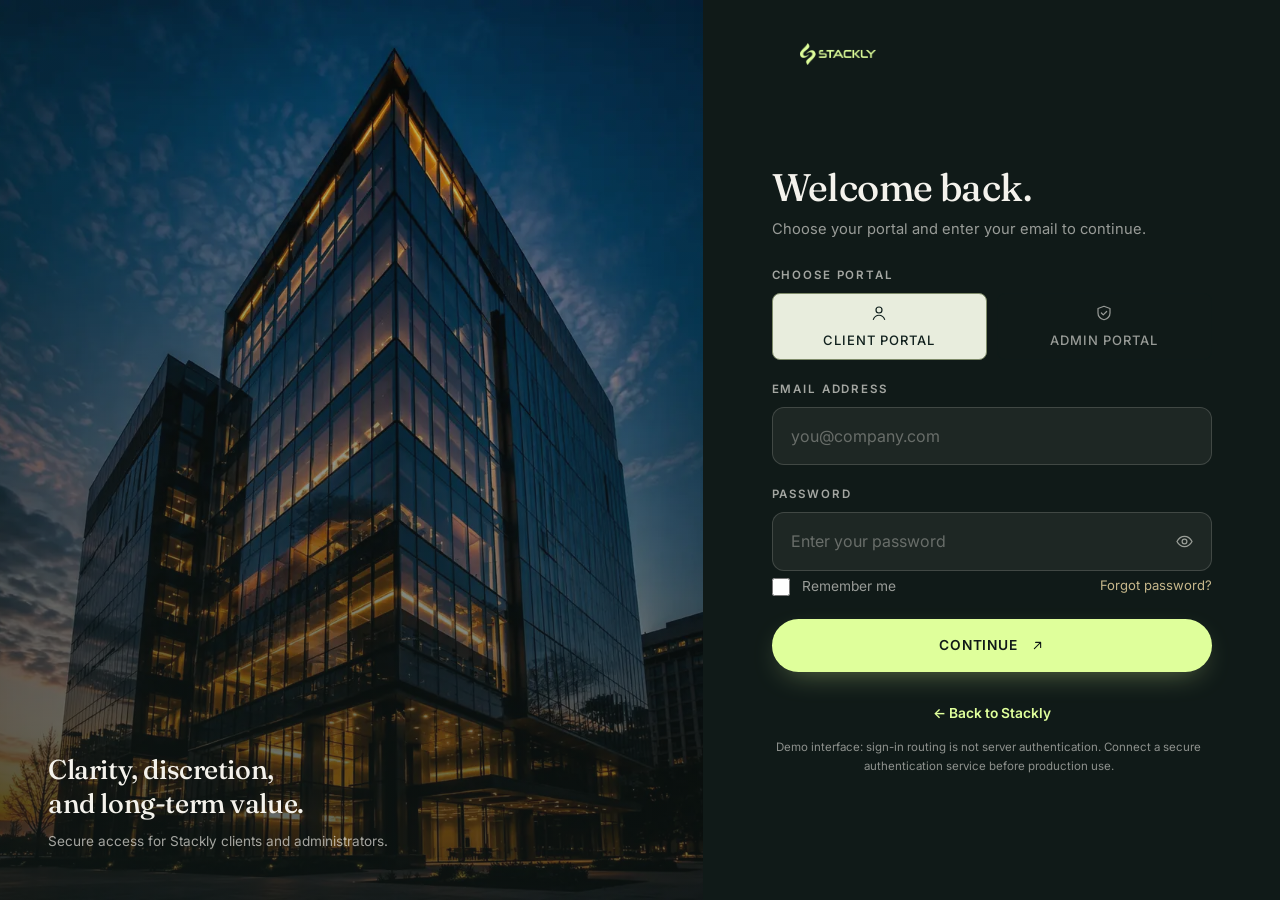
<file: login.html>
<!DOCTYPE html>
<html lang="en">
<head>
  <meta charset="UTF-8">
  <meta name="viewport" content="width=device-width, initial-scale=1.0">
  <title>Portal Sign In | Stackly</title>
  <meta name="description" content="Sign in to the Stackly portal.">
  <link rel="icon" type="image/png" href="img/favicon.png">
  <link rel="preconnect" href="https://fonts.googleapis.com">
  <link rel="preconnect" href="https://fonts.gstatic.com" crossorigin>
  <link href="https://fonts.googleapis.com/css2?family=Fraunces:ital,opsz,wght@0,9..144,400;0,9..144,480;1,9..144,400;1,9..144,480&family=Inter:wght@400;500;600&display=swap" rel="stylesheet">
  <link rel="stylesheet" href="css/style.css">
  <link rel="stylesheet" href="css/pages.css">
  <link rel="stylesheet" href="css/responsive.css">
  <style>
    html,body{min-height:100%;margin:0}
    body{overflow:hidden}
    .auth-page{height:100vh;height:100svh;min-height:0;overflow:hidden;display:grid;grid-template-columns:minmax(0,1fr) minmax(440px,.82fr)}
    .auth-visual{min-height:0;height:100%;position:relative;overflow:hidden}
    .auth-visual>img{width:100%;height:100%;object-fit:cover;display:block}
    .auth-panel{min-height:0;height:100%;overflow:hidden;display:flex;align-items:center;justify-content:center;padding:clamp(22px,3vw,48px)}
    .auth-panel-inner{width:100%;max-width:460px}
    .auth-panel .brand{display:inline-flex;margin-bottom:clamp(24px,4vh,42px)}
    .auth-box h1{margin-top:0}
    .auth-box .sub{margin-bottom:24px}
    .role-select{display:grid;grid-template-columns:repeat(2,minmax(0,1fr));gap:10px}
    .role-option{display:block;cursor:pointer}
    .role-option input{position:absolute;opacity:0;pointer-events:none}
    .role-option span{display:flex;align-items:center;justify-content:center;gap:9px;min-height:48px;border:1px solid rgba(16,32,29,.18);border-radius:8px;padding:10px 12px;font:500 13px/1.4 Inter,sans-serif;transition:background .2s,border-color .2s,color .2s}
    .role-option svg{width:18px;height:18px}
    .role-option input:checked+span{background:#e8eddd;border-color:#7e8b69;color:#10201d}
    .role-option input:focus-visible+span{outline:2px solid #667d48;outline-offset:3px}
    .auth-alt{line-height:1.7}
    .field-error{min-height:0}
    @media(max-width:960px){
      body{overflow:auto}
      .auth-page{height:auto;min-height:100svh;overflow:visible;grid-template-columns:1fr}
      .auth-visual{display:none}
      .auth-panel{height:auto;min-height:100svh;overflow:visible;padding:28px 20px}
      .auth-panel .brand{margin-bottom:28px}
    }
    @media(min-width:961px) and (max-height:700px){
      .auth-panel{padding:18px 28px}
      .auth-panel .brand{margin-bottom:16px}
      .auth-box .sub{margin-bottom:14px}
      .form-grid{gap:12px}
    }
  </style>
</head>
<body>
  <svg xmlns="http://www.w3.org/2000/svg" style="display:none" aria-hidden="true">
    <symbol id="i-arrow-ur" viewBox="0 0 24 24"><path d="M7 17L17 7M9 7h8v8" fill="none" stroke="currentColor" stroke-width="1.8" stroke-linecap="round" stroke-linejoin="round"/></symbol>
    <symbol id="i-eye" viewBox="0 0 24 24"><path d="M2.5 12S6 5.5 12 5.5 21.5 12 21.5 12 18 18.5 12 18.5 2.5 12 2.5 12z" fill="none" stroke="currentColor" stroke-width="1.6" stroke-linejoin="round"/><circle cx="12" cy="12" r="3" fill="none" stroke="currentColor" stroke-width="1.6"/></symbol>
    <symbol id="i-user" viewBox="0 0 24 24"><circle cx="12" cy="8" r="4" fill="none" stroke="currentColor" stroke-width="1.6"/><path d="M4.5 20.5c1.4-3.6 4.2-5.5 7.5-5.5s6.1 1.9 7.5 5.5" fill="none" stroke="currentColor" stroke-width="1.6" stroke-linecap="round"/></symbol>
    <symbol id="i-shield" viewBox="0 0 24 24"><path d="M12 3l8 3v6c0 4.5-3.2 7.6-8 9-4.8-1.4-8-4.5-8-9V6l8-3z" fill="none" stroke="currentColor" stroke-width="1.6" stroke-linejoin="round"/><path d="M8.5 12l2.5 2.5 4.5-4.5" fill="none" stroke="currentColor" stroke-width="1.6" stroke-linecap="round" stroke-linejoin="round"/></symbol>
  </svg>

  <main class="auth-page">
    <div class="auth-visual" aria-hidden="true">
      <img src="img/about/about-main.webp" alt="" width="960" height="1200">
      <div class="visual-caption">
        <span class="serif">Clarity, discretion,<br>and long-term value.</span>
        <p>Secure access for Stackly clients and administrators.</p>
      </div>
    </div>

    <div class="auth-panel">
      <div class="auth-panel-inner">
        <a class="brand" href="index.html" aria-label="Stackly — home"><span class="brand-chip"><img src="img/stackly-logo.webp" alt="Stackly" width="206" height="60"></span></a>
        <div class="auth-box">
          <h1>Welcome back.</h1>
          <p class="sub">Choose your portal and enter your email to continue.</p>

          <form id="loginForm" novalidate>
            <div class="form-grid">
              <div class="form-field full">
                <label id="roleLabel">Choose portal</label>
                <div class="role-select" role="radiogroup" aria-labelledby="roleLabel">
                  <label class="role-option">
                    <input type="radio" name="role" value="client" checked>
                    <span><svg aria-hidden="true"><use href="#i-user"/></svg>Client Portal</span>
                  </label>
                  <label class="role-option">
                    <input type="radio" name="role" value="admin">
                    <span><svg aria-hidden="true"><use href="#i-shield"/></svg>Admin Portal</span>
                  </label>
                </div>
              </div>
              <div class="form-field full">
                <label for="lEmail">Email address</label>
                <input type="email" id="lEmail" name="email" required autocomplete="email" placeholder="you@company.com">
                <p class="field-error" id="emailError" role="alert"></p>
              </div>
              <div class="form-field full">
                <label for="lPassword">Password</label>
                <div class="password-wrap">
                  <input type="password" id="lPassword" name="password" required autocomplete="current-password" placeholder="Enter your password">
                  <button type="button" class="password-toggle" id="togglePassword" aria-label="Show password"><svg aria-hidden="true"><use href="#i-eye"/></svg></button>
                </div>
                <p class="field-error" id="passwordError" role="alert"></p>
              </div>
            </div>
            <div class="auth-row">
              <label class="checkbox-row"><input type="checkbox" name="remember"> <span>Remember me</span></label>
              <a href="404.html">Forgot password?</a>
            </div>
            <button class="btn btn-lime" type="submit" style="width:100%;justify-content:center;margin-top:14px">Continue <svg class="arr" width="15" height="15" aria-hidden="true"><use href="#i-arrow-ur"/></svg></button>
            <div class="form-status" id="formStatus" role="status" aria-live="polite"></div>
          </form>

          <p class="auth-alt"><a href="index.html">← Back to Stackly</a></p>
          <p class="auth-alt" style="font-size:.72rem;margin-top:12px">Demo interface: sign-in routing is not server authentication. Connect a secure authentication service before production use.</p>
        </div>
      </div>
    </div>
  </main>

  <script>
    (() => {
      const form = document.getElementById('loginForm');
      const email = document.getElementById('lEmail');
      const password = document.getElementById('lPassword');
      const emailError = document.getElementById('emailError');
      const passwordError = document.getElementById('passwordError');
      const status = document.getElementById('formStatus');
      const toggle = document.getElementById('togglePassword');

      toggle.addEventListener('click', () => {
        const show = password.type === 'password';
        password.type = show ? 'text' : 'password';
        toggle.setAttribute('aria-label', show ? 'Hide password' : 'Show password');
      });

      form.addEventListener('submit', (event) => {
        event.preventDefault();
        emailError.textContent = '';
        passwordError.textContent = '';
        status.textContent = '';

        const cleanEmail = email.value.trim().toLowerCase();
        let valid = true;
        if (!/^[^\s@]+@[^\s@]+\.[^\s@]+$/.test(cleanEmail)) {
          emailError.textContent = 'Enter a valid email address.';
          valid = false;
        }
        if (!password.value) {
          passwordError.textContent = 'Enter your password to continue.';
          valid = false;
        }
        if (!valid) return;

        const role = new FormData(form).get('role') || 'client';
        const destination = role === 'admin' ? 'admin-dashboard.html' : 'dashboard.html';

        // Demo convenience only; never use browser storage as authentication or authorization.
        try {
          localStorage.setItem('stacklyUserEmail', cleanEmail);
          localStorage.setItem('stacklyUserRole', role);
          sessionStorage.setItem('stacklyLoginEmail', cleanEmail);
          sessionStorage.setItem('stacklyLoginRole', role === 'client' ? 'reservation' : role);
        } catch (_) {}

        status.textContent = 'Opening your portal…';
        const url = new URL(destination, window.location.href);
        url.searchParams.set('email', cleanEmail);
        window.location.href = url.toString();
      });
    })();
  </script>
</body>
</html>
</file>
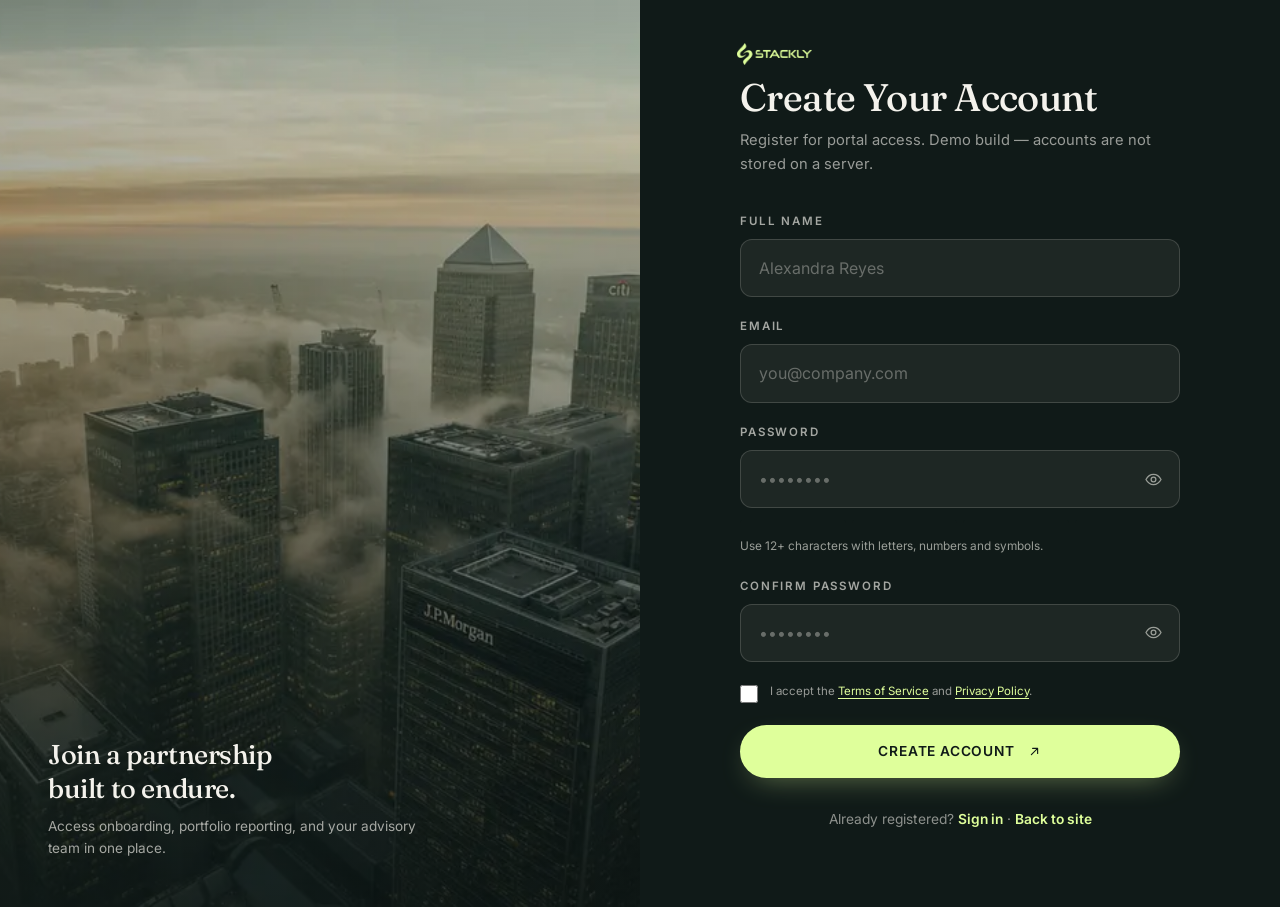
<file: register.html>
<!DOCTYPE html>
<html lang="en">
<head>
  <meta charset="UTF-8">
  <meta name="viewport" content="width=device-width, initial-scale=1.0">
  <title>Create Account — Stackly Investor Portal</title>
  <meta name="description" content="Register for the Stackly Investor Portal.">
  <link rel="icon" type="image/png" href="img/favicon.png">
  <link rel="preconnect" href="https://fonts.googleapis.com">
  <link rel="preconnect" href="https://fonts.gstatic.com" crossorigin>
  <link href="https://fonts.googleapis.com/css2?family=Fraunces:ital,opsz,wght@0,9..144,400;0,9..144,480;1,9..144,400;1,9..144,480&family=Inter:wght@400;500;600&display=swap" rel="stylesheet">
  <link rel="stylesheet" href="css/style.css">
  <link rel="stylesheet" href="css/pages.css">
  <link rel="stylesheet" href="css/responsive.css">
</head>
<body>
  <svg xmlns="http://www.w3.org/2000/svg" style="display:none" aria-hidden="true">
    <symbol id="i-arrow-ur" viewBox="0 0 24 24"><path d="M7 17L17 7M9 7h8v8" fill="none" stroke="currentColor" stroke-width="1.8" stroke-linecap="round" stroke-linejoin="round"/></symbol>
    <symbol id="i-eye" viewBox="0 0 24 24"><path d="M2.5 12S6 5.5 12 5.5 21.5 12 21.5 12 18 18.5 12 18.5 2.5 12 2.5 12z" fill="none" stroke="currentColor" stroke-width="1.6" stroke-linejoin="round"/><circle cx="12" cy="12" r="3" fill="none" stroke="currentColor" stroke-width="1.6"/></symbol>
  </svg>

  <main class="auth-page">
    <div class="auth-visual" aria-hidden="true">
      <img src="img/insights/insight-1.webp" alt="" width="880" height="660">
      <div class="visual-caption">
        <span class="serif">Join a partnership<br>built to endure.</span>
        <p>Access onboarding, portfolio reporting, and your advisory team in one place.</p>
      </div>
    </div>

    <div class="auth-panel">
      <a class="brand" href="index.html" aria-label="Stackly — home"><span class="brand-chip"><img src="img/stackly-logo.webp" alt="Stackly" width="206" height="60"></span></a>
      <div class="auth-box">
        <h1>Create Your Account</h1>
        <p class="sub">Register for portal access. Demo build — accounts are not stored on a server.</p>

        <form id="registerForm" novalidate data-success="Account created. Redirecting to sign in…">
          <div class="form-grid">
            <div class="form-field full">
              <label for="rName">Full Name</label>
              <input type="text" id="rName" name="name" required autocomplete="name" placeholder="Alexandra Reyes">
              <p class="field-error" role="alert"></p>
            </div>
            <div class="form-field full">
              <label for="rEmail">Email</label>
              <input type="email" id="rEmail" name="email" data-validate="email" required autocomplete="email" placeholder="you@company.com">
              <p class="field-error" role="alert"></p>
            </div>
            <div class="form-field full">
              <label for="rPassword">Password</label>
              <div class="password-wrap">
                <input type="password" id="rPassword" name="password" data-validate="password" data-strength required autocomplete="new-password" placeholder="••••••••">
                <button type="button" class="password-toggle" aria-label="Show password"><svg aria-hidden="true"><use href="#i-eye"/></svg></button>
              </div>
              <div class="strength-meter" data-level="0" aria-hidden="true"><span></span><span></span><span></span><span></span></div>
              <p class="strength-label">Use 12+ characters with letters, numbers and symbols.</p>
              <p class="field-error" role="alert"></p>
            </div>
            <div class="form-field full">
              <label for="rConfirm">Confirm Password</label>
              <div class="password-wrap">
                <input type="password" id="rConfirm" name="confirm" data-validate="confirm" required autocomplete="new-password" placeholder="••••••••">
                <button type="button" class="password-toggle" aria-label="Show password"><svg aria-hidden="true"><use href="#i-eye"/></svg></button>
              </div>
              <p class="field-error" role="alert"></p>
            </div>
            <div class="form-field full">
              <label class="checkbox-row" style="color:rgba(244,242,236,0.6)">
                <input type="checkbox" name="terms" required>
                <span>I accept the <a href="contact.html" style="color:var(--lime)">Terms of Service</a> and <a href="contact.html" style="color:var(--lime)">Privacy Policy</a>.</span>
              </label>
              <p class="field-error" role="alert"></p>
            </div>
          </div>
          <button class="btn btn-lime" type="submit" style="width:100%;justify-content:center;margin-top:22px">Create Account <svg class="arr" width="15" height="15" aria-hidden="true"><use href="#i-arrow-ur"/></svg></button>
          <div class="form-status" role="status" aria-live="polite"></div>
        </form>

        <p class="auth-alt">Already registered? <a href="login.html">Sign in</a> · <a href="index.html">Back to site</a></p>
      </div>
    </div>
  </main>

  <script src="js/forms.js"></script>
</body>
</html>
</file>
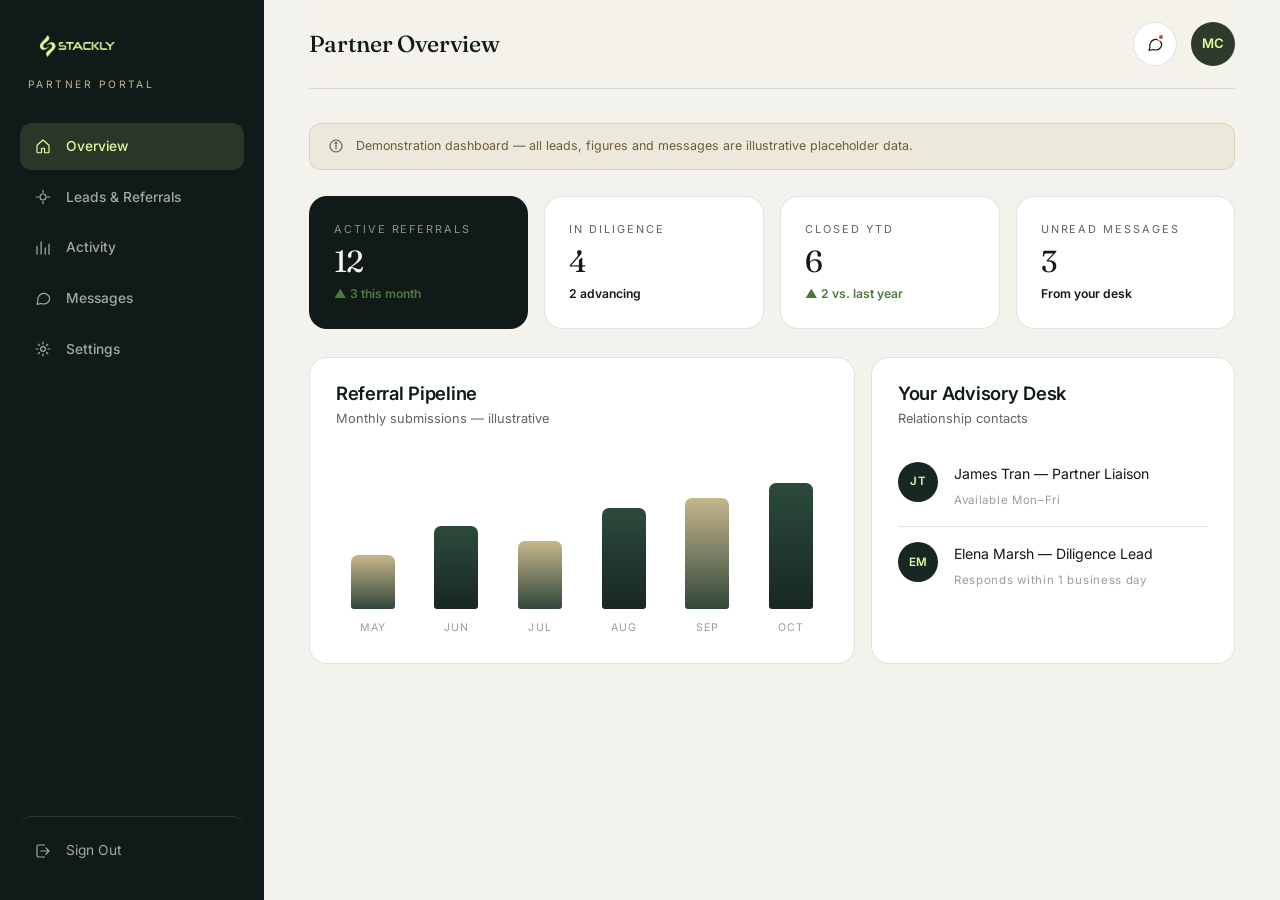
<file: seller-dashboard.html>
<!DOCTYPE html>
<html lang="en">
<head>
  <meta charset="UTF-8">
  <meta name="viewport" content="width=device-width, initial-scale=1.0">
  <title>Partner Dashboard — Stackly</title>
  <meta name="description" content="Stackly partner dashboard — referrals, leads, activity and messages.">
  <meta name="robots" content="noindex">
  <link rel="icon" type="image/png" href="img/favicon.png">
  <link rel="preconnect" href="https://fonts.googleapis.com">
  <link rel="preconnect" href="https://fonts.gstatic.com" crossorigin>
  <link href="https://fonts.googleapis.com/css2?family=Fraunces:ital,opsz,wght@0,9..144,400;0,9..144,480;1,9..144,400&family=Inter:wght@400;500;600&display=swap" rel="stylesheet">
  <link rel="stylesheet" href="css/style.css">
  <link rel="stylesheet" href="css/pages.css">
  <link rel="stylesheet" href="css/dashboard.css">
  <link rel="stylesheet" href="css/responsive.css">
</head>
<body class="dash-body">
  <svg xmlns="http://www.w3.org/2000/svg" style="display:none" aria-hidden="true">
    <symbol id="i-home" viewBox="0 0 24 24"><path d="M4 11l8-7 8 7v9a1 1 0 01-1 1h-5v-6h-4v6H5a1 1 0 01-1-1v-9z" fill="none" stroke="currentColor" stroke-width="1.6" stroke-linejoin="round"/></symbol>
    <symbol id="i-leads" viewBox="0 0 24 24"><path d="M12 3v3m0 12v3M3 12h3m12 0h3" stroke="currentColor" stroke-width="1.6" stroke-linecap="round"/><circle cx="12" cy="12" r="4" fill="none" stroke="currentColor" stroke-width="1.6"/></symbol>
    <symbol id="i-chart" viewBox="0 0 24 24"><path d="M4 20V10m5.5 10V4M15 20v-8m5 8V7" fill="none" stroke="currentColor" stroke-width="1.7" stroke-linecap="round"/></symbol>
    <symbol id="i-message" viewBox="0 0 24 24"><path d="M21 12a8 8 0 01-8 8c-1.2 0-2.4-.3-3.4-.7L4 20.5l1.3-4.4A8 8 0 1121 12z" fill="none" stroke="currentColor" stroke-width="1.6" stroke-linejoin="round"/></symbol>
    <symbol id="i-settings" viewBox="0 0 24 24"><circle cx="12" cy="12" r="3.2" fill="none" stroke="currentColor" stroke-width="1.6"/><path d="M12 2.8v2.6M12 18.6v2.6M2.8 12h2.6M18.6 12h2.6M5.5 5.5l1.8 1.8M16.7 16.7l1.8 1.8M18.5 5.5l-1.8 1.8M7.3 16.7l-1.8 1.8" stroke="currentColor" stroke-width="1.6" stroke-linecap="round"/></symbol>
    <symbol id="i-logout" viewBox="0 0 24 24"><path d="M14 4H6a2 2 0 00-2 2v12a2 2 0 002 2h8M16 8l4 4-4 4M20 12H9" fill="none" stroke="currentColor" stroke-width="1.6" stroke-linecap="round" stroke-linejoin="round"/></symbol>
    <symbol id="i-menu" viewBox="0 0 24 24"><path d="M4 7h16M4 12h16M4 17h16" stroke="currentColor" stroke-width="1.8" stroke-linecap="round"/></symbol>
    <symbol id="i-info" viewBox="0 0 24 24"><circle cx="12" cy="12" r="9" fill="none" stroke="currentColor" stroke-width="1.6"/><path d="M12 11v5.5" stroke="currentColor" stroke-width="1.8" stroke-linecap="round"/><circle cx="12" cy="7.8" r="1.2" fill="currentColor"/></symbol>
    <symbol id="i-bell" viewBox="0 0 24 24"><path d="M6 9a6 6 0 0112 0c0 5 2 6.5 2 6.5H4S6 14 6 9z" fill="none" stroke="currentColor" stroke-width="1.6" stroke-linejoin="round"/><path d="M10 19a2 2 0 004 0" fill="none" stroke="currentColor" stroke-width="1.6" stroke-linecap="round"/></symbol>
  </svg>

  <div class="dash-shell">
    <aside class="dash-sidebar" aria-label="Partner navigation">
      <a class="brand" href="index.html" aria-label="Stackly — home"><span class="brand-chip"><img src="img/stackly-logo.webp" alt="Stackly" width="206" height="60"></span></a>
      <p class="dash-role-tag">Partner Portal</p>
      <nav class="dash-nav">
        <button class="active" data-panel="panel-overview" data-title="Partner Overview"><svg aria-hidden="true"><use href="#i-home"/></svg>Overview</button>
        <button data-panel="panel-leads" data-title="Leads &amp; Referrals"><svg aria-hidden="true"><use href="#i-leads"/></svg>Leads &amp; Referrals</button>
        <button data-panel="panel-activity" data-title="Activity Summary"><svg aria-hidden="true"><use href="#i-chart"/></svg>Activity</button>
        <button data-panel="panel-messages" data-title="Messages"><svg aria-hidden="true"><use href="#i-message"/></svg>Messages</button>
        <button data-panel="panel-settings" data-title="Account Settings"><svg aria-hidden="true"><use href="#i-settings"/></svg>Settings</button>
      </nav>
      <a class="logout" href="login.html"><svg aria-hidden="true"><use href="#i-logout"/></svg>Sign Out</a>
    </aside>
    <div class="sidebar-overlay" aria-hidden="true"></div>

    <main class="dash-main">
      <div class="dash-topbar">
        <div style="display:flex;align-items:center;gap:14px">
          <button class="icon-btn menu-btn" aria-label="Open menu" aria-expanded="false"><svg aria-hidden="true"><use href="#i-menu"/></svg></button>
          <h1>Partner Overview</h1>
        </div>
        <div class="top-actions">
          <button class="icon-btn" data-goto-panel="panel-messages" aria-label="Messages"><svg aria-hidden="true"><use href="#i-message"/></svg><span class="dot"></span></button>
          <span class="avatar" style="background:#2E3B2A;color:#DFFF9B" title="Meridian Capital (demo)">MC</span>
        </div>
      </div>

      <div class="mock-banner"><svg aria-hidden="true"><use href="#i-info"/></svg>Demonstration dashboard — all leads, figures and messages are illustrative placeholder data.</div>

      <!-- OVERVIEW -->
      <section class="dash-panel active" id="panel-overview">
        <div class="metric-grid">
          <div class="metric-card dark"><span class="m-label">Active Referrals</span><span class="m-value num">12</span><span class="m-trend up">▲ 3 this month</span></div>
          <div class="metric-card"><span class="m-label">In Diligence</span><span class="m-value num">4</span><span class="m-trend">2 advancing</span></div>
          <div class="metric-card"><span class="m-label">Closed YTD</span><span class="m-value num">6</span><span class="m-trend up">▲ 2 vs. last year</span></div>
          <div class="metric-card"><span class="m-label">Unread Messages</span><span class="m-value num">3</span><span class="m-trend">From your desk</span></div>
        </div>
        <div class="dash-grid-2">
          <div class="card">
            <h2>Referral Pipeline</h2>
            <p class="card-sub">Monthly submissions — illustrative</p>
            <div class="bar-chart" role="img" aria-label="Illustrative bar chart of monthly referral submissions">
              <div class="bar"><i data-h="30"></i><span>May</span></div>
              <div class="bar"><i data-h="46"></i><span>Jun</span></div>
              <div class="bar"><i data-h="38"></i><span>Jul</span></div>
              <div class="bar"><i data-h="56"></i><span>Aug</span></div>
              <div class="bar"><i data-h="62"></i><span>Sep</span></div>
              <div class="bar"><i data-h="70"></i><span>Oct</span></div>
            </div>
          </div>
          <div class="card">
            <h2>Your Advisory Desk</h2>
            <p class="card-sub">Relationship contacts</p>
            <ul class="activity-list">
              <li><span class="avatar" style="width:40px;height:40px;font-size:.72rem">JT</span><div><p>James Tran — Partner Liaison</p><time>Available Mon–Fri</time></div></li>
              <li><span class="avatar" style="width:40px;height:40px;font-size:.72rem">EM</span><div><p>Elena Marsh — Diligence Lead</p><time>Responds within 1 business day</time></div></li>
            </ul>
          </div>
        </div>
      </section>

      <!-- LEADS -->
      <section class="dash-panel" id="panel-leads">
        <div class="card">
          <h2>Leads &amp; Referrals</h2>
          <p class="card-sub">Illustrative pipeline — mock data</p>
          <table class="dash-table">
            <thead><tr><th>Company</th><th>Sector</th><th>Submitted</th><th>Stage</th><th>Status</th></tr></thead>
            <tbody>
              <tr><td>Helioform Energy</td><td>Renewables</td><td>Oct 8, 2026</td><td>Diligence</td><td><span class="status-pill pending">In review</span></td></tr>
              <tr><td>Cartwright Logistics</td><td>Industrials</td><td>Sep 26, 2026</td><td>Introduced</td><td><span class="status-pill ok">Active</span></td></tr>
              <tr><td>Alba Biotech</td><td>Healthcare</td><td>Sep 14, 2026</td><td>Diligence</td><td><span class="status-pill pending">In review</span></td></tr>
              <tr><td>Northpine Software</td><td>Technology</td><td>Aug 30, 2026</td><td>Closed</td><td><span class="status-pill ok">Closed</span></td></tr>
              <tr><td>Vermont &amp; Grey</td><td>Consumer</td><td>Aug 12, 2026</td><td>Declined</td><td><span class="status-pill alert">Declined</span></td></tr>
            </tbody>
          </table>
        </div>
      </section>

      <!-- ACTIVITY -->
      <section class="dash-panel" id="panel-activity">
        <div class="card">
          <h2>Activity Summary</h2>
          <p class="card-sub">Recent partnership events — illustrative</p>
          <ul class="activity-list">
            <li><span class="a-ico"><svg><use href="#i-leads"/></svg></span><div><p>Helioform Energy moved to diligence stage.</p><time>2 days ago</time></div></li>
            <li><span class="a-ico"><svg><use href="#i-message"/></svg></span><div><p>New message from James Tran regarding Q4 pipeline.</p><time>4 days ago</time></div></li>
            <li><span class="a-ico"><svg><use href="#i-chart"/></svg></span><div><p>Northpine Software referral marked as closed.</p><time>2 weeks ago</time></div></li>
            <li><span class="a-ico"><svg><use href="#i-bell"/></svg></span><div><p>Quarterly partner review scheduled for November.</p><time>3 weeks ago</time></div></li>
          </ul>
        </div>
      </section>

      <!-- MESSAGES -->
      <section class="dash-panel" id="panel-messages">
        <div class="card">
          <h2>Messages</h2>
          <p class="card-sub">Threads are illustrative — messaging is not connected in this demo</p>
          <ul class="message-list">
            <li><span class="avatar">JT</span><div><p class="m-name">James Tran</p><p class="m-preview">Looking forward to the Q4 pipeline review — please send over the updated…</p></div><time>2d</time></li>
            <li><span class="avatar">EM</span><div><p class="m-name">Elena Marsh</p><p class="m-preview">The Helioform diligence pack is nearly complete. Two items remain on…</p></div><time>4d</time></li>
            <li><span class="avatar">JT</span><div><p class="m-name">James Tran</p><p class="m-preview">Thanks for the Northpine introduction — strong outcome for everyone…</p></div><time>2w</time></li>
          </ul>
        </div>
      </section>

      <!-- SETTINGS -->
      <section class="dash-panel" id="panel-settings">
        <div class="settings-grid">
          <div class="card">
            <h2>Partner Profile</h2>
            <p class="card-sub">Demo profile — not connected to a backend</p>
            <div class="form-grid">
              <div class="form-field"><label for="pName">Organization</label><input id="pName" type="text" value="Meridian Capital (demo)"></div>
              <div class="form-field"><label for="pEmail">Contact Email</label><input id="pEmail" type="email" value="partner@meridian.example"></div>
            </div>
            <button class="btn" style="margin-top:22px" onclick="this.textContent='Saved (demo)'">Save Changes</button>
          </div>
          <div class="card">
            <h2>Notifications</h2>
            <p class="card-sub">Choose what reaches your inbox</p>
            <div class="toggle-row"><div><h3 style="font-size:.95rem;font-family:var(--sans)">Lead status changes</h3><p>When a referral moves between stages</p></div><label class="switch"><input type="checkbox" checked><i></i></label></div>
            <div class="toggle-row"><div><h3 style="font-size:.95rem;font-family:var(--sans)">New messages</h3><p>Notify me when the advisory desk writes</p></div><label class="switch"><input type="checkbox" checked><i></i></label></div>
            <div class="toggle-row"><div><h3 style="font-size:.95rem;font-family:var(--sans)">Quarterly review reminders</h3><p>Scheduling and preparation notes</p></div><label class="switch"><input type="checkbox"><i></i></label></div>
          </div>
        </div>
      </section>
    </main>
  </div>

  <script src="js/dashboard.js"></script>
</body>
</html>
</file>
<file: css/style.css>
/* ============================================================
   STACKLY — Investment Banking
   style.css — Design system, layout, shared components, homepage
   ============================================================ */

:root {
  /* Palette */
  --ink: #101A18;
  --charcoal: #101816;
  --forest: #142320;
  --evergreen: #182723;
  --lime: #DFFF9B;
  --champagne: #C6B78B;
  --ivory: #F4F2EC;
  --ivory-2: #EDEAE0;
  --sage: #9A9E98;
  --white: #FFFFFF;

  /* Semantic */
  --bg: var(--ivory);
  --text: var(--ink);
  --text-muted: #5C6660;
  --line: rgba(16, 26, 24, 0.12);
  --line-light: rgba(244, 242, 236, 0.14);

  /* Type */
  --serif: "Fraunces", "Georgia", serif;
  --sans: "Inter", "Helvetica Neue", Arial, sans-serif;

  /* Rhythm */
  --container: 1320px;
  --gutter: clamp(20px, 4vw, 56px);
  --section: clamp(88px, 11vw, 152px);
  --radius: 18px;
  --radius-lg: 28px;

  /* Motion */
  --ease-out: cubic-bezier(0.22, 1, 0.36, 1);
  --ease-luxe: cubic-bezier(0.44, 0, 0.56, 1);
  --dur: 0.55s;
}

/* ---------- Reset ---------- */
*, *::before, *::after { box-sizing: border-box; margin: 0; padding: 0; }
html { scroll-behavior: smooth; -webkit-text-size-adjust: 100%; }
html:focus-within { scroll-behavior: smooth; }
body {
  font-family: var(--sans);
  font-size: 16px;
  line-height: 1.65;
  color: var(--text);
  background: var(--bg);
  -webkit-font-smoothing: antialiased;
  text-rendering: optimizeLegibility;
  overflow-x: hidden;
}
img, video, svg { display: block; max-width: 100%; }
img { height: auto; }
a { color: inherit; text-decoration: none; }
ul, ol { list-style: none; }
button { font: inherit; color: inherit; background: none; border: 0; cursor: pointer; }
input, select, textarea { font: inherit; color: inherit; }
::selection { background: var(--lime); color: var(--ink); }

:focus-visible {
  outline: 2px solid var(--champagne);
  outline-offset: 3px;
  border-radius: 4px;
}

.skip-link {
  position: absolute; left: 16px; top: -64px;
  background: var(--ink); color: var(--ivory);
  padding: 10px 18px; border-radius: 8px; z-index: 2000;
  transition: top 0.25s var(--ease-out);
}
.skip-link:focus { top: 16px; }

/* ---------- Typography ---------- */
h1, h2, h3, .serif { font-family: var(--serif); font-weight: 480; line-height: 1.06; letter-spacing: -0.015em; }
h1 { font-size: clamp(2.9rem, 6.4vw, 5.6rem); }
h2 { font-size: clamp(2.1rem, 4.4vw, 3.7rem); }
h3 { font-size: clamp(1.25rem, 2vw, 1.6rem); line-height: 1.2; }
p { max-width: 62ch; }

.eyebrow {
  font-size: 0.72rem;
  font-weight: 600;
  letter-spacing: 0.32em;
  text-transform: uppercase;
  color: var(--text-muted);
  display: inline-flex;
  align-items: center;
  gap: 14px;
}
.eyebrow::before {
  content: "";
  width: 34px; height: 1px;
  background: var(--champagne);
}
.on-dark .eyebrow, .eyebrow.on-dark { color: var(--champagne); }

.accent-italic {
  font-style: italic;
  font-weight: 400;
  color: var(--lime);
}
.accent-champagne { color: var(--champagne); font-style: italic; }

.lede {
  font-size: clamp(1.02rem, 1.4vw, 1.2rem);
  line-height: 1.7;
  color: var(--text-muted);
}
.on-dark .lede, .lede.on-dark { color: rgba(244, 242, 236, 0.72); }

.num { font-variant-numeric: tabular-nums lining-nums; letter-spacing: -0.02em; }

/* ---------- Layout ---------- */
.container {
  width: min(var(--container), 100% - var(--gutter) * 2);
  margin-inline: auto;
}
.section { padding-block: var(--section); position: relative; }
.section-dark { background: var(--forest); color: var(--ivory); }
.section-ink { background: var(--ink); color: var(--ivory); }

.section-head { max-width: 720px; margin-bottom: clamp(44px, 6vw, 76px); }
.section-head h2 { margin: 18px 0 20px; }
.section-head.center { margin-inline: auto; text-align: center; }
.section-head.center .eyebrow { justify-content: center; }

.grid-2 { display: grid; grid-template-columns: 1fr 1fr; gap: clamp(36px, 5vw, 88px); align-items: center; }

/* ---------- Buttons ---------- */
.btn {
  --btn-bg: var(--ink);
  --btn-fg: var(--ivory);
  position: relative;
  display: inline-flex;
  align-items: center;
  gap: 12px;
  padding: 15px 30px;
  border-radius: 999px;
  background: var(--btn-bg);
  color: var(--btn-fg);
  font-size: 0.86rem;
  font-weight: 600;
  letter-spacing: 0.06em;
  text-transform: uppercase;
  overflow: hidden;
  isolation: isolate;
  transition: color 0.4s var(--ease-out), transform 0.4s var(--ease-out), box-shadow 0.4s var(--ease-out);
  will-change: transform;
}
.btn::before {
  content: "";
  position: absolute; inset: 0;
  background: var(--lime);
  border-radius: inherit;
  transform: scaleX(0);
  transform-origin: right;
  transition: transform 0.5s var(--ease-out);
  z-index: -1;
}
.btn:hover { color: var(--ink); transform: translateY(-2px); }
.btn:hover::before { transform: scaleX(1); transform-origin: left; }
.btn:active { transform: translateY(0); }
.btn .arr { transition: transform 0.4s var(--ease-out); }
.btn:hover .arr { transform: translate(3px, -3px); }

.btn-lime { --btn-bg: var(--lime); --btn-fg: var(--ink); box-shadow: 0 10px 30px -12px rgba(223, 255, 155, 0.45); }
.btn-lime::before { background: var(--white); }
.btn-lime:hover { color: var(--ink); }

.btn-ghost {
  --btn-bg: transparent;
  --btn-fg: currentColor;
  border: 1px solid currentColor;
}
.btn-ghost::before { background: var(--lime); }
.btn-ghost:hover { color: var(--ink); border-color: var(--lime); }

.link-arrow {
  display: inline-flex;
  align-items: center;
  gap: 10px;
  font-size: 0.82rem;
  font-weight: 600;
  letter-spacing: 0.14em;
  text-transform: uppercase;
  padding-bottom: 6px;
  position: relative;
}
.link-arrow::after {
  content: "";
  position: absolute; left: 0; bottom: 0;
  width: 100%; height: 1px;
  background: currentColor;
  transform: scaleX(0.35);
  transform-origin: left;
  transition: transform 0.45s var(--ease-out);
}
.link-arrow:hover::after { transform: scaleX(1); }
.link-arrow .arr { transition: transform 0.4s var(--ease-out); }
.link-arrow:hover .arr { transform: translate(4px, -4px); }

/* ============================================================
   HEADER
   ============================================================ */
.site-header {
  position: fixed;
  inset: 0 0 auto 0;
  z-index: 900;
  padding: 18px var(--gutter);
  transition: padding 0.45s var(--ease-out), background 0.45s var(--ease-out), box-shadow 0.45s var(--ease-out);
}
.header-inner {
  --header-control-height: 44px;
  width: min(var(--container), 100%);
  margin-inline: auto;
  display: flex;
  align-items: center;
  justify-content: space-between;
  gap: 24px;
  padding: 10px 14px 10px 10px;
  border-radius: 999px;
  background: rgba(244, 242, 236, 0.08);
  border: 1px solid rgba(244, 242, 236, 0.12);
  backdrop-filter: blur(18px);
  -webkit-backdrop-filter: blur(18px);
  transition: background 0.45s var(--ease-out), border-color 0.45s var(--ease-out);
}
.site-header.scrolled { padding-top: 10px; }
.site-header.scrolled .header-inner {
  background: rgba(16, 26, 24, 0.86);
  border-color: rgba(244, 242, 236, 0.08);
  box-shadow: 0 18px 46px -22px rgba(0, 0, 0, 0.55);
}
/* On light pages the floating bar starts dark for legibility */
.site-header.header-solid .header-inner {
  background: rgba(16, 26, 24, 0.82);
  border-color: rgba(244, 242, 236, 0.1);
}

.brand { display: inline-flex; align-items: center; flex: 0 0 auto; }
.brand-chip {
  display: inline-flex;
  align-items: center;
  background: transparent; /* logo artwork is transparent lime — no backing box */
  border-radius: 999px;
  padding: 9px 20px;
  line-height: 0;
  transition: transform 0.4s var(--ease-out), background 0.4s var(--ease-out);
}
.brand:hover .brand-chip { transform: translateY(-1px); }
.brand-chip img { height: 22px; width: auto; }
.header-inner .brand-chip {
  height: var(--header-control-height);
  padding: 0 20px;
}
.header-inner .brand-chip img { height: 28px; }

.main-nav { display: flex; align-items: center; gap: clamp(14px, 2vw, 30px); }
.main-nav a {
  position: relative;
  font-size: 0.8rem;
  font-weight: 500;
  letter-spacing: 0.1em;
  text-transform: uppercase;
  color: rgba(244, 242, 236, 0.82);
  padding: 8px 2px;
  transition: color 0.3s var(--ease-out);
}
.main-nav a::after {
  content: "";
  position: absolute; left: 0; bottom: 2px;
  width: 100%; height: 1px;
  background: var(--lime);
  transform: scaleX(0);
  transform-origin: right;
  transition: transform 0.4s var(--ease-out);
}
.main-nav a:hover { color: var(--white); }
.main-nav a:hover::after,
.main-nav a.active::after { transform: scaleX(1); transform-origin: left; }
.main-nav a.active { color: var(--lime); }

.header-actions { display: flex; align-items: center; gap: 14px; flex: 0 0 auto; }
.header-actions .btn {
  min-height: var(--header-control-height);
  padding: 12px 24px;
  font-size: 0.76rem;
}

.nav-toggle {
  display: none;
  width: 46px; height: 46px;
  border-radius: 50%;
  background: rgba(244, 242, 236, 0.1);
  border: 1px solid rgba(244, 242, 236, 0.16);
  position: relative;
  z-index: 1001;
}
.nav-toggle span {
  position: absolute; left: 13px; right: 13px; height: 1.6px;
  background: var(--ivory);
  transition: transform 0.4s var(--ease-out), top 0.4s var(--ease-out), opacity 0.3s;
}
.nav-toggle span:nth-child(1) { top: 17px; }
.nav-toggle span:nth-child(2) { top: 22px; }
.nav-toggle span:nth-child(3) { top: 27px; }
.nav-toggle.open { visibility: hidden; pointer-events: none; }
.nav-toggle.open span:nth-child(1) { top: 22px; transform: rotate(45deg); }
.nav-toggle.open span:nth-child(2) { opacity: 0; }
.nav-toggle.open span:nth-child(3) { top: 22px; transform: rotate(-45deg); }

/* Mobile menu */
.mobile-menu {
  position: fixed; inset: 0;
  z-index: 950;
  background: var(--ink);
  color: var(--ivory);
  display: flex;
  flex-direction: column;
  justify-content: flex-start;
  overflow-y: auto;
  padding: 100px var(--gutter) 32px;
  visibility: hidden;
  opacity: 0;
  transition: opacity 0.5s var(--ease-out), visibility 0s 0.5s;
}
.mobile-menu.open { visibility: visible; opacity: 1; transition: opacity 0.5s var(--ease-out); }
.mobile-menu-header {
  position: absolute;
  top: 28px;
  left: var(--gutter);
  right: var(--gutter);
  display: flex;
  align-items: center;
  justify-content: space-between;
}
.mobile-menu-header .brand-chip { padding: 8px 0; }
.mobile-menu-header .brand-chip img { height: 24px; }
.mobile-menu-close {
  position: relative;
  width: 46px;
  height: 46px;
  border: 1px solid rgba(244, 242, 236, 0.2);
  border-radius: 50%;
  background: rgba(244, 242, 236, 0.1);
}
.mobile-menu-close span {
  position: absolute;
  top: 22px;
  left: 12px;
  width: 20px;
  height: 1.6px;
  border-radius: 2px;
  background: var(--ivory);
}
.mobile-menu-close span:first-child { transform: rotate(45deg); }
.mobile-menu-close span:last-child { transform: rotate(-45deg); }
.mobile-menu-close:focus-visible { outline: 2px solid var(--lime); outline-offset: 4px; }
.mobile-menu nav { display: flex; flex-direction: column; gap: 6px; margin-block: auto; }
.mobile-menu nav a {
  font-family: var(--serif);
  font-size: clamp(2rem, 8vw, 3rem);
  padding: 8px 0;
  border-bottom: 1px solid var(--line-light);
  display: flex; justify-content: space-between; align-items: center;
  transform: translateY(24px);
  opacity: 0;
  transition: transform 0.6s var(--ease-out), opacity 0.6s var(--ease-out), color 0.3s;
}
.mobile-menu.open nav a { transform: translateY(0); opacity: 1; }
.mobile-menu nav a:hover { color: var(--lime); }
.mobile-menu nav a.active {
  color: var(--lime);
  border-bottom-color: var(--lime);
  text-decoration: underline;
  text-decoration-color: var(--lime);
  text-underline-offset: 8px;
  text-decoration-thickness: 1px;
}
.mobile-menu nav a .idx { font-family: var(--sans); font-size: 0.7rem; letter-spacing: 0.2em; color: var(--sage); }
.mobile-menu .mobile-cta { margin-top: 36px; }
.mobile-menu .mobile-meta {
  margin-top: 28px; font-size: 0.75rem; letter-spacing: 0.18em;
  text-transform: uppercase; color: var(--sage);
}

/* ============================================================
   HERO
   ============================================================ */
.hero {
  position: relative;
  min-height: 100svh;
  display: flex;
  align-items: center;
  color: var(--ivory);
  overflow: hidden;
  background: var(--ink);
}
.hero-media { position: absolute; inset: 0; z-index: 0; }
.hero-media img {
  width: 100%; height: 112%;
  object-fit: cover;
  object-position: center right;
  will-change: transform;
}
.hero-media::after {
  content: "";
  position: absolute; inset: 0;
  background:
    linear-gradient(78deg, rgba(16, 26, 24, 0.92) 8%, rgba(16, 26, 24, 0.55) 46%, rgba(16, 26, 24, 0.18) 78%),
    linear-gradient(to top, rgba(16, 26, 24, 0.9) 0%, rgba(16, 26, 24, 0) 34%);
}
.hero-inner {
  position: relative; z-index: 2;
  width: min(var(--container), 100% - var(--gutter) * 2);
  margin-inline: auto;
  padding-top: clamp(120px, 16vh, 180px);
  padding-bottom: clamp(160px, 22vh, 240px);
}
.hero-eyebrow { margin-bottom: 26px; }
.hero h1 { max-width: 13ch; }
.hero h1 .line { display: block; overflow: hidden; }
.hero h1 .line > span { display: inline-block; will-change: transform; }
.hero-lede { margin-top: 28px; max-width: 46ch; color: rgba(244, 242, 236, 0.78); font-size: clamp(1rem, 1.3vw, 1.15rem); }
.hero-ctas { display: flex; align-items: center; gap: 28px; margin-top: 44px; flex-wrap: wrap; }
.hero-side {
  position: absolute;
  right: var(--gutter);
  bottom: clamp(170px, 24vh, 250px);
  z-index: 2;
  max-width: 240px;
  padding-left: 20px;
  border-left: 1px solid rgba(223, 255, 155, 0.5);
  font-size: 0.9rem;
  line-height: 1.8;
  color: rgba(244, 242, 236, 0.75);
}
.hero-scroll {
  position: absolute;
  left: var(--gutter);
  bottom: 34px;
  z-index: 2;
  display: flex; align-items: center; gap: 14px;
  font-size: 0.68rem; letter-spacing: 0.3em; text-transform: uppercase;
  color: rgba(244, 242, 236, 0.6);
}
.hero-scroll .track { width: 1px; height: 52px; background: rgba(244,242,236,0.25); position: relative; overflow: hidden; }
.hero-scroll .track::after {
  content: ""; position: absolute; left: 0; top: -50%;
  width: 100%; height: 50%;
  background: var(--lime);
  animation: scrollHint 2.2s var(--ease-luxe) infinite;
}
.hero-count {
  position: absolute; right: var(--gutter); bottom: 34px; z-index: 2;
  font-size: 0.72rem; letter-spacing: 0.26em; color: rgba(244,242,236,0.55);
  font-variant-numeric: tabular-nums;
}
.hero-deco { position: absolute; inset: 0; z-index: 1; pointer-events: none; opacity: 0.5; }

/* ============================================================
   STATS — overlapping editorial strip
   ============================================================ */
.stats-section { position: relative; z-index: 5; margin-top: clamp(-140px, -12vw, -96px); }
.stats-grid {
  display: grid;
  grid-template-columns: repeat(3, 1fr);
  gap: 18px;
}
.stat-card {
  position: relative;
  border-radius: var(--radius-lg);
  overflow: hidden;
  min-height: 300px;
  padding: 34px 34px 30px;
  display: flex;
  flex-direction: column;
  justify-content: space-between;
  isolation: isolate;
  transition: transform 0.55s var(--ease-out), box-shadow 0.55s var(--ease-out);
  box-shadow: 0 30px 60px -30px rgba(16, 26, 24, 0.35);
}
.stat-card:hover { transform: translateY(-8px); box-shadow: 0 44px 80px -34px rgba(16, 26, 24, 0.5); }
.stat-card .stat-top { position: relative; z-index: 2; display: flex; justify-content: space-between; align-items: flex-start; }
.stat-value { font-family: var(--serif); font-size: clamp(2.6rem, 4vw, 3.6rem); line-height: 1; letter-spacing: -0.02em; }
.stat-label { position: relative; z-index: 2; font-size: 0.78rem; font-weight: 600; letter-spacing: 0.18em; text-transform: uppercase; margin-top: 18px; }
.stat-figure { position: absolute; inset: auto 0 0 0; height: 62%; z-index: 1; overflow: hidden; }
.stat-figure img { width: 100%; height: 100%; object-fit: cover; transition: transform 1.1s var(--ease-out); }
.stat-card:hover .stat-figure img { transform: scale(1.06); }
.stat-figure::after { content: ""; position: absolute; inset: 0; background: linear-gradient(to top, rgba(16,26,24,0.35), transparent 65%); }

.stat-card.light { background: var(--white); color: var(--ink); }
.stat-card.light .stat-figure::after { background: linear-gradient(to top, rgba(255, 255, 255, 0.88) 12%, rgba(255, 255, 255, 0.05) 65%); }
.stat-card.dark { background: var(--ink); color: var(--ivory); }
.stat-card.dark .stat-figure::after { background: linear-gradient(to top, rgba(16,26,24,0.6), rgba(16,26,24,0.1) 70%); }
.stat-card.lime { background: var(--lime); color: var(--ink); }
.stat-icon { width: 40px; height: 40px; opacity: 0.85; }
.stat-note { font-size: 0.68rem; color: var(--text-muted); letter-spacing: 0.06em; margin-top: 10px; position: relative; z-index: 2; }
.stat-card.dark .stat-note { color: rgba(244,242,236,0.5); }
.stat-card.lime .stat-note { color: rgba(16,26,24,0.55); }
.wave-lines { position: absolute; inset: auto 0 0 0; height: 62%; z-index: 1; opacity: 0.6; }
.wave-lines path { stroke: rgba(16, 26, 24, 0.5); stroke-width: 1; fill: none; }

/* ============================================================
   TRUSTED STRIP
   ============================================================ */
.trusted { padding: clamp(64px, 8vw, 96px) 0 0; }
.trusted-label {
  text-align: center;
  font-size: 0.68rem; letter-spacing: 0.34em; text-transform: uppercase;
  color: var(--text-muted);
  margin-bottom: 34px;
}
.trusted-row {
  display: flex; justify-content: center; align-items: center;
  gap: clamp(34px, 6vw, 84px);
  flex-wrap: wrap;
}
.trusted-row .t-logo {
  display: inline-flex; align-items: center; gap: 10px;
  font-weight: 600; letter-spacing: 0.04em;
  color: var(--sage);
  opacity: 0.75;
  filter: grayscale(1);
  transition: opacity 0.4s var(--ease-out), color 0.4s var(--ease-out);
  font-size: 1.02rem;
}
.trusted-row .t-logo:hover { opacity: 1; color: var(--ink); }
.trusted-row .t-logo svg { width: 22px; height: 22px; }
.trusted-disclaimer { text-align: center; font-size: 0.68rem; color: var(--sage); margin-top: 26px; letter-spacing: 0.05em; }

/* ============================================================
   SERVICES
   ============================================================ */
.services-layout {
  display: grid;
  grid-template-columns: minmax(280px, 0.85fr) 2fr;
  gap: clamp(40px, 5vw, 80px);
  align-items: start;
}
.services-intro { position: sticky; top: 130px; }
.services-intro h2 { margin: 18px 0 20px; }
.services-intro .btn { margin-top: 34px; }
.services-scroll {
  display: grid;
  grid-template-columns: repeat(4, minmax(250px, 1fr));
  gap: 18px;
}
.service-card {
  position: relative;
  border-radius: var(--radius);
  overflow: hidden;
  background: var(--white);
  border: 1px solid var(--line);
  transition: transform 0.55s var(--ease-out), box-shadow 0.55s var(--ease-out);
  display: flex; flex-direction: column;
}
.service-card:hover { transform: translateY(-6px); box-shadow: 0 34px 60px -30px rgba(16, 26, 24, 0.35); }
.service-media { position: relative; aspect-ratio: 4 / 4.4; overflow: hidden; }
.service-media img { width: 100%; height: 100%; object-fit: cover; transition: transform 1.1s var(--ease-out); }
.service-card:hover .service-media img { transform: scale(1.07); }
.service-media::after {
  content: ""; position: absolute; inset: 0;
  background: linear-gradient(to top, rgba(16,26,24,0.45), transparent 55%);
  opacity: 0; transition: opacity 0.5s var(--ease-out);
}
.service-card:hover .service-media::after { opacity: 1; }
.service-icon {
  position: absolute; left: 18px; bottom: 18px; z-index: 2;
  width: 46px; height: 46px;
  border-radius: 12px;
  background: rgba(16, 26, 24, 0.55);
  backdrop-filter: blur(8px);
  display: grid; place-items: center;
}
.service-icon svg { width: 22px; height: 22px; stroke: var(--lime); }
.service-body { padding: 24px 24px 26px; display: flex; flex-direction: column; gap: 10px; flex: 1; }
.service-body h3 { font-size: 1.28rem; }
.service-body p { font-size: 0.9rem; color: var(--text-muted); flex: 1; }
.service-link {
  display: inline-flex; align-items: center; gap: 8px;
  font-size: 0.74rem; font-weight: 600; letter-spacing: 0.16em; text-transform: uppercase;
  color: var(--ink);
  opacity: 0; transform: translateX(-6px);
  transition: opacity 0.4s var(--ease-out), transform 0.4s var(--ease-out);
}
.service-card:hover .service-link { opacity: 1; transform: translateX(0); }
.service-link .arr { color: var(--champagne); }

/* ============================================================
   ABOUT / PHILOSOPHY (dark)
   ============================================================ */
.about-section { position: relative; overflow: hidden; }
.about-deco { position: absolute; inset: 0; pointer-events: none; opacity: 0.35; }
.about-grid {
  display: grid;
  grid-template-columns: 1fr 1.1fr;
  gap: clamp(44px, 6vw, 96px);
  align-items: center;
  position: relative; z-index: 2;
}
.about-media { position: relative; border-radius: var(--radius-lg); overflow: hidden; aspect-ratio: 4/4.6; }
.about-media img { width: 100%; height: 100%; object-fit: cover; }
.about-media::after { content: ""; position: absolute; inset: 0; background: linear-gradient(to top, rgba(16,26,24,0.35), transparent 45%); }
.play-badge {
  position: absolute; left: 50%; top: 50%;
  transform: translate(-50%, -50%);
  width: 92px; height: 92px; border-radius: 50%;
  border: 1px solid rgba(244, 242, 236, 0.5);
  display: grid; place-items: center;
  color: var(--ivory);
  backdrop-filter: blur(6px);
  background: rgba(16, 26, 24, 0.25);
  z-index: 2;
}
.play-badge::before {
  content: ""; position: absolute; inset: -1px; border-radius: 50%;
  border: 1px solid rgba(244, 242, 236, 0.35);
  animation: pulseRing 3s var(--ease-luxe) infinite;
}
.play-badge svg { width: 22px; height: 22px; fill: currentColor; margin-left: 3px; }
.play-caption {
  position: absolute; left: 26px; bottom: 22px; z-index: 2;
  font-size: 0.72rem; letter-spacing: 0.22em; text-transform: uppercase;
  color: rgba(244, 242, 236, 0.85);
}
.about-copy h2 { margin: 18px 0 22px; }
.values-list { margin-top: 44px; display: flex; flex-direction: column; }
.values-list li {
  display: flex; align-items: center; gap: 22px;
  padding: 22px 0;
  border-top: 1px solid var(--line-light);
}
.values-list li:last-child { border-bottom: 1px solid var(--line-light); }
.values-list .v-icon {
  width: 52px; height: 52px; flex: 0 0 52px;
  border-radius: 50%;
  border: 1px solid rgba(198, 183, 139, 0.4);
  display: grid; place-items: center;
}
.values-list .v-icon svg { width: 22px; height: 22px; stroke: var(--champagne); fill: none; stroke-width: 1.5; }
.values-list h3 { font-size: 1.1rem; font-family: var(--sans); font-weight: 600; letter-spacing: 0.01em; }
.values-list p { font-size: 0.86rem; color: rgba(244, 242, 236, 0.6); margin-top: 2px; }

/* ============================================================
   INSIGHTS
   ============================================================ */
.insights-grid {
  display: grid;
  grid-template-columns: 1.35fr 1fr 1fr;
  gap: 20px;
}
.article-card {
  position: relative;
  border-radius: var(--radius);
  overflow: hidden;
  background: var(--white);
  border: 1px solid var(--line);
  display: flex; flex-direction: column;
  transition: transform 0.55s var(--ease-out), box-shadow 0.55s var(--ease-out);
}
.article-card:hover { transform: translateY(-6px); box-shadow: 0 34px 60px -30px rgba(16,26,24,0.3); }
.article-card.featured { grid-row: span 1; }
.article-media { position: relative; overflow: hidden; aspect-ratio: 16/10; }
.article-card.featured .article-media { aspect-ratio: 16/10.5; }
.article-media img { width: 100%; height: 100%; object-fit: cover; transition: transform 1.1s var(--ease-out); }
.article-card:hover .article-media img { transform: scale(1.06); }
.article-body { padding: 26px 26px 28px; display: flex; flex-direction: column; gap: 12px; flex: 1; }
.article-meta {
  display: flex; align-items: center; gap: 14px;
  font-size: 0.68rem; letter-spacing: 0.2em; text-transform: uppercase;
  color: var(--text-muted);
}
.article-meta .cat { color: var(--ink); font-weight: 600; background: var(--ivory-2); padding: 5px 12px; border-radius: 999px; letter-spacing: 0.14em; }
.article-body h3 { font-size: clamp(1.15rem, 1.6vw, 1.45rem); }
.article-card.featured h3 { font-size: clamp(1.4rem, 2vw, 1.8rem); }
.article-body p { font-size: 0.9rem; color: var(--text-muted); flex: 1; }
.sample-tag { font-size: 0.64rem; letter-spacing: 0.14em; text-transform: uppercase; color: var(--sage); }

/* ============================================================
   CTA — lime section
   ============================================================ */
.cta-section {
  background: var(--lime);
  color: var(--ink);
  position: relative;
  overflow: hidden;
  text-align: center;
}
.cta-section .container { position: relative; z-index: 2; display: flex; flex-direction: column; align-items: center; gap: 34px; }
.cta-section h2 { max-width: 18ch; }
.cta-section .btn { --btn-bg: var(--ink); --btn-fg: var(--ivory); }
.cta-section .btn::before { background: var(--white); }
.cta-section .btn:hover { color: var(--ink); }
.cta-deco { position: absolute; inset: 0; pointer-events: none; }
.cta-deco .ring {
  position: absolute; border: 1px solid rgba(16, 26, 24, 0.14); border-radius: 50%;
}
.cta-evergreen { background: var(--evergreen); color: var(--ivory); }
.cta-evergreen .cta-deco .ring { border-color: rgba(198, 183, 139, 0.18); }
.cta-evergreen .btn { --btn-bg: var(--lime); --btn-fg: var(--ink); }
.cta-evergreen .btn::before { background: var(--white); }
.cta-evergreen .lede { color: rgba(244,242,236,0.7); text-align: center; }

/* ============================================================
   FOOTER
   ============================================================ */
.site-footer {
  background: var(--ink);
  color: var(--ivory);
  padding: clamp(70px, 9vw, 110px) 0 40px;
  position: relative;
  overflow: hidden;
}
.footer-top {
  display: grid;
  grid-template-columns: 1.4fr 1fr 1fr 1fr;
  gap: clamp(36px, 5vw, 72px);
  padding-bottom: 56px;
  border-bottom: 1px solid var(--line-light);
}
.footer-brand .brand-chip { margin-bottom: 22px; }
.footer-brand p { font-size: 0.9rem; color: rgba(244, 242, 236, 0.6); max-width: 34ch; }
.footer-col h4 {
  font-size: 0.7rem; font-weight: 600; letter-spacing: 0.28em;
  text-transform: uppercase; color: var(--champagne);
  margin-bottom: 22px;
}
.footer-col ul { display: flex; flex-direction: column; gap: 12px; }
.footer-col a {
  font-size: 0.92rem; color: rgba(244, 242, 236, 0.72);
  transition: color 0.3s, padding-left 0.3s var(--ease-out);
}
.footer-col a:hover { color: var(--lime); padding-left: 6px; }
.footer-bottom {
  display: flex; justify-content: space-between; align-items: center;
  gap: 20px; flex-wrap: wrap;
  padding-top: 34px;
  font-size: 0.78rem; color: rgba(244, 242, 236, 0.5);
}
.footer-bottom .legal-links { display: flex; gap: 26px; }
.footer-bottom a:hover { color: var(--lime); }
.back-top {
  width: 52px; height: 52px; border-radius: 50%;
  border: 1px solid var(--line-light);
  display: grid; place-items: center;
  color: var(--ivory);
  transition: background 0.4s var(--ease-out), color 0.4s var(--ease-out), transform 0.4s var(--ease-out);
}
.back-top:hover { background: var(--lime); color: var(--ink); transform: translateY(-4px); }
.back-top svg { width: 18px; height: 18px; }

/* ============================================================
   PRELOADER
   ============================================================ */
.preloader {
  position: fixed; inset: 0; z-index: 3000;
  background: var(--ink);
  display: grid; place-items: center;
  transition: opacity 0.7s var(--ease-out), visibility 0s 0.7s;
}
.preloader.done { opacity: 0; visibility: hidden; }
.preloader-inner { display: flex; flex-direction: column; align-items: center; gap: 26px; }
.preloader .brand-chip { padding: 14px 30px; }
.preloader .brand-chip img { height: 30px; }
.preloader-bar { width: 160px; height: 1px; background: rgba(244,242,236,0.18); overflow: hidden; }
.preloader-bar span { display: block; height: 100%; width: 0%; background: var(--lime); }

/* ============================================================
   PAGE HERO (inner pages)
   ============================================================ */
.page-hero {
  background: var(--ink);
  color: var(--ivory);
  padding: clamp(170px, 24vh, 240px) 0 clamp(80px, 10vw, 120px);
  position: relative;
  overflow: hidden;
}
.page-hero--matched {
  /* Keep every inner-page landing hero the same footprint. */
  height: 75vh;
  box-sizing: border-box;
  display: flex;
  align-items: center;
}
.page-hero .container { position: relative; z-index: 2; }
.page-hero h1 { max-width: 16ch; margin-top: 20px; }
.page-hero .lede { margin-top: 22px; }
.page-hero-media { position: absolute; inset: 0; opacity: 0.4; }
.page-hero-media img { width: 100%; height: 100%; object-fit: cover; }
.page-hero-media::after { content: ""; position: absolute; inset: 0; background: linear-gradient(75deg, rgba(16,26,24,0.95) 20%, rgba(16,26,24,0.4)); }
.breadcrumbs { display: flex; gap: 10px; font-size: 0.72rem; letter-spacing: 0.2em; text-transform: uppercase; color: rgba(244,242,236,0.55); margin-bottom: 8px; }
.breadcrumbs a:hover { color: var(--lime); }

/* Utility */
.reveal { opacity: 0; }
.no-js .reveal, .no-anim .reveal { opacity: 1; }
.img-cover { width: 100%; height: 100%; object-fit: cover; }
.text-center { text-align: center; }
.mt-40 { margin-top: 40px; }

@media (prefers-reduced-motion: reduce) {
  html { scroll-behavior: auto; }
  *, *::before, *::after { animation-duration: 0.01ms !important; animation-iteration-count: 1 !important; transition-duration: 0.01ms !important; }
}
</file>
<file: css/animations.css>
/* ============================================================
   STACKLY — animations.css
   Keyframes, reveal states, decorative motion
   ============================================================ */

@keyframes scrollHint {
  0% { top: -50%; }
  60%, 100% { top: 110%; }
}

@keyframes pulseRing {
  0% { transform: scale(1); opacity: 0.7; }
  70% { transform: scale(1.5); opacity: 0; }
  100% { transform: scale(1.5); opacity: 0; }
}

@keyframes floatSlow {
  0%, 100% { transform: translateY(0); }
  50% { transform: translateY(-14px); }
}

@keyframes drift {
  0% { transform: translateX(0); }
  100% { transform: translateX(-60px); }
}

@keyframes spinSlow {
  to { transform: rotate(360deg); }
}

/* Word / line reveal helpers (JS sets initial state) */
.w-line { display: block; overflow: hidden; }
.w-line > span { display: inline-block; transform: translateY(110%); }
.no-anim .w-line > span { transform: none; }

/* Scroll reveal baseline (GSAP enhances; AOS fallback) */
[data-reveal] { opacity: 0; transform: translateY(34px); }
.no-anim [data-reveal], .no-js [data-reveal] { opacity: 1; transform: none; }

/* Image mask reveal */
.mask-reveal { clip-path: inset(0 0 100% 0); }
.no-anim .mask-reveal, .no-js .mask-reveal { clip-path: none; }

/* CTA decorative rings */
.cta-deco .ring.r1 { width: 620px; height: 620px; top: -240px; right: -160px; animation: spinSlow 90s linear infinite; }
.cta-deco .ring.r2 { width: 420px; height: 420px; bottom: -190px; left: -120px; animation: spinSlow 70s linear infinite reverse; }
.cta-deco .ring.r3 { width: 240px; height: 240px; top: 12%; left: 16%; animation: floatSlow 9s ease-in-out infinite; }

/* Wave line animation on lime stat card */
.wave-lines path {
  stroke-dasharray: 6 7;
  animation: drift 14s linear infinite;
}

/* Hero contour drift */
.hero-deco path { stroke-dasharray: 4 8; animation: drift 26s linear infinite; }

/* Marquee for trusted strip on small screens */
@media (prefers-reduced-motion: reduce) {
  .wave-lines path, .hero-deco path, .cta-deco .ring, .hero-scroll .track::after, .play-badge::before { animation: none !important; }
}
</file>
<file: css/pages.css>
/* ============================================================
   STACKLY — pages.css
   Inner pages: about, services, blog, contact, auth, 404
   ============================================================ */

/* ---------- Shared content blocks ---------- */
.prose p { color: var(--text-muted); margin-bottom: 18px; }
.on-dark .prose p, .prose.on-dark p { color: rgba(244, 242, 236, 0.7); }

.feature-row {
  display: grid;
  grid-template-columns: 1fr 1fr;
  gap: clamp(40px, 6vw, 96px);
  align-items: center;
}
.feature-row.reverse > .feature-media { order: 2; }
.feature-media { border-radius: var(--radius-lg); overflow: hidden; aspect-ratio: 4/3.2; }
.feature-media img { width: 100%; height: 100%; object-fit: cover; }

.numbered-list { counter-reset: step; display: flex; flex-direction: column; }
.numbered-list li {
  counter-increment: step;
  display: grid;
  grid-template-columns: 90px 1fr;
  gap: 28px;
  padding: 34px 0;
  border-top: 1px solid var(--line);
}
.on-dark .numbered-list li { border-color: var(--line-light); }
.numbered-list li::before {
  content: "0" counter(step);
  font-family: var(--serif);
  font-size: 2rem;
  color: var(--champagne);
  line-height: 1.1;
}
.numbered-list h3 { margin-bottom: 8px; }
.numbered-list p { color: var(--text-muted); font-size: 0.94rem; }
.on-dark .numbered-list p { color: rgba(244, 242, 236, 0.65); }

.pill-tags { display: flex; flex-wrap: wrap; gap: 10px; }
.pill-tags span, .pill-tags a {
  font-size: 0.72rem; letter-spacing: 0.14em; text-transform: uppercase;
  border: 1px solid var(--line);
  padding: 8px 16px; border-radius: 999px;
  color: var(--text-muted);
  transition: all 0.3s var(--ease-out);
}
.pill-tags a:hover, .pill-tags .active { background: var(--ink); color: var(--ivory); border-color: var(--ink); }

/* ---------- About page ---------- */
.vision-quote {
  font-family: var(--serif);
  font-size: clamp(1.6rem, 3.4vw, 2.6rem);
  line-height: 1.3;
  max-width: 26ch;
}
.vision-quote .accent-champagne { font-style: italic; }

.team-grid { display: grid; grid-template-columns: repeat(3, 1fr); gap: 20px; }
.value-card {
  border: 1px solid var(--line);
  border-radius: var(--radius);
  padding: 34px 30px;
  background: var(--white);
  transition: transform 0.5s var(--ease-out), box-shadow 0.5s var(--ease-out);
}
.value-card:hover { transform: translateY(-6px); box-shadow: 0 30px 56px -30px rgba(16,26,24,0.3); }
.value-card .v-icon {
  width: 54px; height: 54px; border-radius: 50%;
  border: 1px solid rgba(198,183,139,0.55);
  display: grid; place-items: center; margin-bottom: 22px;
}
.value-card .v-icon svg { width: 24px; height: 24px; stroke: var(--champagne); fill: none; stroke-width: 1.5; }
.value-card h3 { margin-bottom: 10px; }
.value-card p { font-size: 0.92rem; color: var(--text-muted); }

/* ---------- Services page ---------- */
.service-detail {
  display: grid;
  grid-template-columns: 1fr 1fr;
  gap: clamp(40px, 6vw, 96px);
  align-items: center;
  padding: clamp(56px, 7vw, 96px) 0;
  border-top: 1px solid var(--line);
}
.service-detail:first-of-type { border-top: 0; }
.service-detail:nth-child(even) .sd-media { order: 2; }
.sd-media { border-radius: var(--radius-lg); overflow: hidden; aspect-ratio: 4/3; }
.sd-media img { width: 100%; height: 100%; object-fit: cover; transition: transform 1.2s var(--ease-out); }
.service-detail:hover .sd-media img { transform: scale(1.04); }
.sd-index { font-family: var(--serif); font-size: 0.95rem; color: var(--champagne); letter-spacing: 0.1em; }
.sd-body h2 { font-size: clamp(1.8rem, 3vw, 2.6rem); margin: 12px 0 16px; }
.sd-body p { color: var(--text-muted); margin-bottom: 22px; }
.sd-list { display: flex; flex-direction: column; gap: 10px; margin-bottom: 26px; }
.sd-list li { display: flex; gap: 12px; align-items: baseline; font-size: 0.92rem; }
.sd-list li::before { content: "—"; color: var(--champagne); }

/* ---------- Blog ---------- */
.blog-feature {
  display: grid;
  grid-template-columns: 1.25fr 1fr;
  border-radius: var(--radius-lg);
  overflow: hidden;
  background: var(--white);
  border: 1px solid var(--line);
  margin-bottom: 56px;
}
.blog-feature .article-media { aspect-ratio: auto; height: 100%; min-height: 380px; }
.blog-feature .article-body { padding: clamp(30px, 4vw, 52px); justify-content: center; }
.blog-feature h2 { font-size: clamp(1.7rem, 2.8vw, 2.4rem); }

.blog-toolbar {
  display: flex; justify-content: space-between; align-items: center;
  gap: 24px; flex-wrap: wrap; margin-bottom: 40px;
}
.blog-search {
  position: relative; flex: 1 1 280px; max-width: 380px;
}
.blog-search input {
  width: 100%;
  padding: 14px 20px 14px 48px;
  border-radius: 999px;
  border: 1px solid var(--line);
  background: var(--white);
  transition: border-color 0.3s, box-shadow 0.3s;
}
.blog-search input:focus { outline: none; border-color: var(--champagne); box-shadow: 0 0 0 4px rgba(198,183,139,0.18); }
.blog-search svg { position: absolute; left: 18px; top: 50%; transform: translateY(-50%); width: 17px; height: 17px; stroke: var(--sage); }
.blog-grid { display: grid; grid-template-columns: repeat(3, 1fr); gap: 20px; }
.blog-empty { display: none; text-align: center; padding: 60px 0; color: var(--text-muted); font-family: var(--serif); font-size: 1.3rem; }
.blog-empty.show { display: block; }

/* ---------- Contact ---------- */
.contact-layout {
  display: grid;
  grid-template-columns: 1fr 1.15fr;
  gap: clamp(44px, 6vw, 96px);
  align-items: start;
}
.contact-info-block { display: flex; flex-direction: column; gap: 0; }
.info-row { display: flex; gap: 20px; padding: 26px 0; border-top: 1px solid var(--line); align-items: flex-start; }
.info-row:last-child { border-bottom: 1px solid var(--line); }
.info-row .v-icon {
  width: 48px; height: 48px; flex: 0 0 48px; border-radius: 50%;
  border: 1px solid rgba(198,183,139,0.5); display: grid; place-items: center;
}
.info-row .v-icon svg { width: 20px; height: 20px; stroke: var(--champagne); fill: none; stroke-width: 1.5; }
.info-row h3 { font-family: var(--sans); font-size: 0.95rem; font-weight: 600; }
.info-row p { font-size: 0.9rem; color: var(--text-muted); }

/* ---------- Forms ---------- */
.form-card {
  background: var(--white);
  border: 1px solid var(--line);
  border-radius: var(--radius-lg);
  padding: clamp(30px, 4vw, 52px);
}
.form-grid { display: grid; grid-template-columns: 1fr 1fr; gap: 22px; }
.form-field { display: flex; flex-direction: column; gap: 8px; grid-column: span 1; }
.form-field.full { grid-column: span 2; }
.form-field label { font-size: 0.72rem; font-weight: 600; letter-spacing: 0.16em; text-transform: uppercase; color: var(--text-muted); }
.form-field input,
.form-field select,
.form-field textarea {
  padding: 15px 18px;
  border-radius: 12px;
  border: 1px solid var(--line);
  background: var(--ivory);
  transition: border-color 0.3s, box-shadow 0.3s, background 0.3s;
  width: 100%;
}
.form-field textarea { min-height: 150px; resize: vertical; }
.form-field input:focus, .form-field select:focus, .form-field textarea:focus {
  outline: none; border-color: var(--champagne); background: var(--white);
  box-shadow: 0 0 0 4px rgba(198, 183, 139, 0.16);
}
.form-field.invalid input, .form-field.invalid select, .form-field.invalid textarea { border-color: #C0604F; background: #FBF3F1; }
.field-error { font-size: 0.76rem; color: #A94B3C; display: none; }
.form-field.invalid .field-error { display: block; }
.form-note { font-size: 0.78rem; color: var(--sage); }
.form-status { display: none; margin-top: 20px; padding: 16px 20px; border-radius: 12px; font-size: 0.9rem; }
.form-status.success { display: block; background: rgba(223, 255, 155, 0.35); color: #2E4226; border: 1px solid rgba(46, 66, 38, 0.2); }
.form-status.error { display: block; background: #FBF3F1; color: #A94B3C; border: 1px solid rgba(169, 75, 60, 0.25); }

.checkbox-row { display: flex; align-items: flex-start; gap: 12px; font-size: 0.86rem; color: var(--text-muted); }
.form-field .checkbox-row { text-transform: none; letter-spacing: normal; font-weight: 400; }
.checkbox-row input { width: 18px; height: 18px; margin-top: 3px; accent-color: var(--evergreen); }
.checkbox-row a { text-decoration: underline; text-underline-offset: 3px; }

/* Password field */
.password-wrap { position: relative; }
.password-wrap input { padding-right: 52px; }
.password-toggle {
  position: absolute; right: 8px; top: 50%; transform: translateY(-50%);
  width: 38px; height: 38px; display: grid; place-items: center;
  color: var(--sage); border-radius: 8px;
}
.password-toggle:hover { color: var(--ink); }
.password-toggle svg { width: 19px; height: 19px; }

.strength-meter { display: flex; gap: 6px; margin-top: 4px; }
.strength-meter span { height: 3px; flex: 1; border-radius: 3px; background: var(--line); transition: background 0.3s; }
.strength-meter[data-level="1"] span:nth-child(1) { background: #C0604F; }
.strength-meter[data-level="2"] span:nth-child(-n+2) { background: #C6B78B; }
.strength-meter[data-level="3"] span:nth-child(-n+3) { background: #9DBB6E; }
.strength-meter[data-level="4"] span { background: #6E9E4F; }
.strength-label { font-size: 0.74rem; color: var(--sage); margin-top: 6px; }

/* ---------- Auth pages ---------- */
.auth-page { min-height: 100svh; display: grid; grid-template-columns: 1fr 1fr; background: var(--ink); }
.auth-visual { position: relative; overflow: hidden; }
.auth-visual img { position: absolute; inset: 0; width: 100%; height: 100%; object-fit: cover; }
.auth-visual::after { content: ""; position: absolute; inset: 0; background: linear-gradient(200deg, rgba(16,26,24,0.15), rgba(16,26,24,0.75)); }
.auth-visual .visual-caption {
  position: absolute; left: 48px; bottom: 48px; z-index: 2; color: var(--ivory); max-width: 40ch;
}
.auth-visual .visual-caption .serif { font-size: 1.7rem; line-height: 1.25; display: block; margin-bottom: 10px; }
.auth-visual .visual-caption p { font-size: 0.85rem; color: rgba(244,242,236,0.65); }
.auth-panel {
  display: flex; flex-direction: column; justify-content: center;
  padding: clamp(40px, 6vw, 90px);
  color: var(--ivory);
  position: relative;
}
.auth-panel .brand-chip { position: absolute; top: 34px; left: clamp(40px, 6vw, 90px); }
.auth-box { width: min(440px, 100%); margin-inline: auto; }
.auth-box h1 { font-size: clamp(1.9rem, 3vw, 2.5rem); margin: 0 0 10px; }
.auth-box .sub { color: rgba(244, 242, 236, 0.6); font-size: 0.92rem; margin-bottom: 36px; }
.auth-box .form-field label { color: rgba(244, 242, 236, 0.65); }
.auth-box .form-field input, .auth-box .form-field select {
  background: rgba(244, 242, 236, 0.06);
  border-color: rgba(244, 242, 236, 0.16);
  color: var(--ivory);
}
.auth-box .form-field input::placeholder { color: rgba(244,242,236,0.35); }
.auth-box .form-field input:focus { background: rgba(244, 242, 236, 0.1); border-color: var(--champagne); }
.auth-box .form-field.invalid input { border-color: #C0604F; }
.auth-box select option { color: var(--ink); }
.auth-box .form-grid { grid-template-columns: 1fr; gap: 20px; }
.auth-box .form-field.full { grid-column: span 1; }
.auth-row { display: flex; justify-content: space-between; align-items: center; font-size: 0.82rem; margin: 4px 0 8px; }
.auth-row a { color: var(--champagne); }
.auth-row a:hover { color: var(--lime); }
.auth-row .checkbox-row { color: rgba(244,242,236,0.6); }
.auth-alt { margin-top: 30px; font-size: 0.86rem; color: rgba(244,242,236,0.55); text-align: center; }
.auth-alt a { color: var(--lime); font-weight: 600; }
.auth-alt a:hover { text-decoration: underline; }
.role-select { display: grid; grid-template-columns: repeat(3, 1fr); gap: 10px; }
.role-option input { position: absolute; opacity: 0; pointer-events: none; }
.role-option span {
  display: flex; flex-direction: column; align-items: center; gap: 8px;
  padding: 14px 8px;
  border: 1px solid rgba(244, 242, 236, 0.16);
  border-radius: 12px;
  font-size: 0.72rem; letter-spacing: 0.08em; text-transform: uppercase;
  color: rgba(244, 242, 236, 0.6);
  cursor: pointer;
  transition: all 0.3s var(--ease-out);
  text-align: center;
}
.role-option svg { width: 20px; height: 20px; stroke: currentColor; fill: none; stroke-width: 1.5; }
.role-option input:checked + span { border-color: var(--lime); color: var(--lime); background: rgba(223, 255, 155, 0.07); }
.role-option input:focus-visible + span { outline: 2px solid var(--champagne); outline-offset: 2px; }

/* ---------- 404 ---------- */
.error-page {
  min-height: 100svh;
  background: var(--ink); color: var(--ivory);
  display: flex; flex-direction: column; align-items: center; justify-content: center;
  text-align: center;
  padding: 40px var(--gutter);
  position: relative; overflow: hidden;
}
.error-code {
  font-family: var(--serif);
  font-size: clamp(7rem, 24vw, 17rem);
  line-height: 0.9;
  color: transparent;
  -webkit-text-stroke: 1px rgba(198, 183, 139, 0.6);
  position: relative;
}
.error-code em { color: var(--lime); -webkit-text-stroke: 0; font-style: italic; }
.error-page h1 { font-size: clamp(1.5rem, 3vw, 2.2rem); margin: 26px 0 14px; }
.error-page p { color: rgba(244, 242, 236, 0.6); margin: 0 auto 36px; }
.error-actions { display: flex; gap: 16px; flex-wrap: wrap; justify-content: center; }
.error-deco { position: absolute; inset: 0; pointer-events: none; opacity: 0.4; }
</file>
<file: css/responsive.css>
/* ============================================================
   STACKLY — responsive.css
   Breakpoints: 1100px (small laptop), 900px (tablet), 640px (mobile)
   ============================================================ */

@media (max-width: 1180px) {
  .main-nav { gap: 16px; }
  .main-nav a { font-size: 0.72rem; }
  .services-scroll { grid-template-columns: repeat(2, 1fr); }
  .services-layout { grid-template-columns: 1fr; }
  .services-intro { position: static; max-width: 620px; margin-bottom: 20px; }
  .insights-grid { grid-template-columns: 1fr 1fr; }
  .article-card.featured { grid-column: span 2; }
  .footer-top { grid-template-columns: 1fr 1fr; }
}

@media (max-width: 960px) {
  .main-nav, .header-actions .btn { display: none; }
  .nav-toggle { display: block; }
  .hero-side { display: none; }
  .hero-inner { padding-bottom: 200px; }
  .stats-grid { grid-template-columns: 1fr; max-width: 560px; margin-inline: auto; }
  .stats-section { margin-top: -90px; }
  .stat-card { min-height: 240px; }
  .about-grid, .grid-2 { grid-template-columns: 1fr; }
  .about-media { aspect-ratio: 4/3.4; }
  .split-layout { grid-template-columns: 1fr !important; }
  .auth-visual { display: none; }
  .auth-page { grid-template-columns: 1fr; }
  .auth-panel { justify-content: flex-start; padding-top: 48px; }
  .auth-panel .brand-chip { position: static; align-self: flex-start; margin-bottom: 48px; }
  .auth-row { flex-wrap: wrap; gap: 8px 20px; }
}

@media (max-width: 720px) {
  .insights-grid { grid-template-columns: 1fr; }
  .article-card.featured { grid-column: span 1; }
  .footer-top { grid-template-columns: 1fr; gap: 40px; }
  .footer-bottom { flex-direction: column; align-items: flex-start; }
  .hero-ctas { gap: 18px; }
  .btn { padding: 14px 26px; }
  .services-scroll { grid-template-columns: 1fr; }
  .service-media { aspect-ratio: 16/10; }
  .page-hero { padding-top: 150px; }
  .header-inner { padding: 8px 10px 8px 8px; }
  .brand-chip { padding: 8px 16px; }
  .brand-chip img { height: 19px; }
}

@media (max-width: 480px) {
  :root { --gutter: 18px; }
  .hero-scroll { display: none; }
  .stat-card { min-height: 210px; padding: 26px; }
  .values-list li { gap: 16px; }
  .article-body { padding: 22px; }
}
</file>
<file: css/dashboard.css>
/* ============================================================
   STACKLY — dashboard.css
   Client, admin and partner dashboards
   ============================================================ */

.dash-body { background: var(--ivory); min-height: 100svh; }

.dash-shell { display: grid; grid-template-columns: 264px 1fr; min-height: 100svh; }

/* ---------- Sidebar ---------- */
.dash-sidebar {
  background: var(--ink);
  color: var(--ivory);
  display: flex; flex-direction: column;
  padding: 26px 20px;
  position: sticky; top: 0; height: 100svh;
  z-index: 60;
}
.dash-sidebar .brand-chip { align-self: flex-start; margin-bottom: 40px; }
.dash-role-tag {
  font-size: 0.64rem; letter-spacing: 0.24em; text-transform: uppercase;
  color: var(--champagne); margin: -30px 0 30px 8px;
}
.dash-nav { display: flex; flex-direction: column; gap: 4px; flex: 1; }
.dash-nav button, .dash-nav a.dash-link {
  display: flex; align-items: center; gap: 14px;
  padding: 12px 14px;
  border-radius: 12px;
  font-size: 0.86rem; font-weight: 500;
  color: rgba(244, 242, 236, 0.65);
  transition: background 0.3s, color 0.3s;
  text-align: left;
  width: 100%;
}
.dash-nav button svg, .dash-nav a.dash-link svg { width: 18px; height: 18px; stroke: currentColor; fill: none; stroke-width: 1.6; flex: 0 0 18px; }
.dash-nav button:hover, .dash-nav a.dash-link:hover { color: var(--ivory); background: rgba(244, 242, 236, 0.06); }
.dash-nav button.active { background: rgba(223, 255, 155, 0.12); color: var(--lime); }
.dash-sidebar .logout {
  display: flex; align-items: center; gap: 14px;
  padding: 12px 14px; border-radius: 12px;
  color: rgba(244, 242, 236, 0.65); font-size: 0.86rem;
  border-top: 1px solid var(--line-light);
  margin-top: 16px; padding-top: 22px;
  transition: color 0.3s;
}
.dash-sidebar .logout:hover { color: var(--lime); }
.dash-sidebar .logout svg { width: 18px; height: 18px; stroke: currentColor; fill: none; stroke-width: 1.6; }

/* ---------- Main ---------- */
.dash-main { padding: 0 clamp(20px, 3.5vw, 48px) 60px; min-width: 0; }

.dash-topbar {
  display: flex; align-items: center; justify-content: space-between;
  gap: 20px;
  padding: 22px 0;
  position: sticky; top: 0; z-index: 50;
  background: rgba(244, 242, 236, 0.85);
  backdrop-filter: blur(14px);
  border-bottom: 1px solid var(--line);
  margin-bottom: 34px;
}
.dash-topbar h1 { font-size: 1.45rem; }
.dash-topbar .top-actions { display: flex; align-items: center; gap: 14px; }
.icon-btn {
  width: 44px; height: 44px; border-radius: 50%;
  border: 1px solid var(--line);
  display: grid; place-items: center;
  background: var(--white);
  position: relative;
  transition: transform 0.3s var(--ease-out), box-shadow 0.3s;
}
.icon-btn:hover { transform: translateY(-2px); box-shadow: 0 12px 24px -14px rgba(16,26,24,0.35); }
.icon-btn svg { width: 18px; height: 18px; stroke: var(--ink); fill: none; stroke-width: 1.6; }
.icon-btn .dot {
  position: absolute; top: 10px; right: 11px;
  width: 8px; height: 8px; border-radius: 50%;
  background: #B4552F; border: 2px solid var(--white);
}
.avatar {
  width: 44px; height: 44px; border-radius: 50%;
  background: var(--evergreen); color: var(--lime);
  display: grid; place-items: center;
  font-weight: 600; font-size: 0.82rem; letter-spacing: 0.04em;
}
.menu-btn { display: none; }

/* ---------- Panels & cards ---------- */
.dash-panel { display: none; animation: panelIn 0.45s var(--ease-out); }
.dash-panel.active { display: block; }
@keyframes panelIn { from { opacity: 0; transform: translateY(12px); } to { opacity: 1; transform: none; } }

.metric-grid { display: grid; grid-template-columns: repeat(4, 1fr); gap: 16px; margin-bottom: 28px; }
.metric-grid.cols-3 { grid-template-columns: repeat(3, 1fr); }
.metric-card {
  background: var(--white);
  border: 1px solid var(--line);
  border-radius: var(--radius);
  padding: 24px;
  display: flex; flex-direction: column; gap: 6px;
}
.metric-card .m-label { font-size: 0.68rem; letter-spacing: 0.18em; text-transform: uppercase; color: var(--text-muted); }
.metric-card .m-value { font-family: var(--serif); font-size: 1.9rem; line-height: 1.1; }
.metric-card .m-trend { font-size: 0.76rem; font-weight: 600; }
.metric-card .m-trend.up { color: #4C7A3A; }
.metric-card .m-trend.down { color: #A94B3C; }
.metric-card.dark { background: var(--ink); color: var(--ivory); border-color: transparent; }
.metric-card.dark .m-label { color: rgba(244,242,236,0.55); }

.card {
  background: var(--white);
  border: 1px solid var(--line);
  border-radius: var(--radius);
  padding: 26px;
}
.card h2 { font-size: 1.15rem; margin-bottom: 4px; font-family: var(--sans); font-weight: 600; }
.card .card-sub { font-size: 0.8rem; color: var(--text-muted); margin-bottom: 18px; }
.dash-grid-2 { display: grid; grid-template-columns: 1.5fr 1fr; gap: 16px; margin-bottom: 16px; }

/* Table */
.dash-table { width: 100%; border-collapse: collapse; font-size: 0.88rem; }
.dash-table th {
  text-align: left; font-size: 0.66rem; letter-spacing: 0.18em; text-transform: uppercase;
  color: var(--text-muted); font-weight: 600;
  padding: 12px 14px; border-bottom: 1px solid var(--line);
}
.dash-table td { padding: 14px; border-bottom: 1px solid var(--line); vertical-align: middle; }
.dash-table tr:last-child td { border-bottom: 0; }
.dash-table tbody tr { transition: background 0.25s; }
.dash-table tbody tr:hover { background: rgba(16, 26, 24, 0.025); }
.status-pill {
  display: inline-block; padding: 5px 12px; border-radius: 999px;
  font-size: 0.68rem; font-weight: 600; letter-spacing: 0.08em; text-transform: uppercase;
}
.status-pill.ok { background: rgba(157, 187, 110, 0.2); color: #3F6B28; }
.status-pill.pending { background: rgba(198, 183, 139, 0.28); color: #7A6B3F; }
.status-pill.alert { background: rgba(192, 96, 79, 0.14); color: #A94B3C; }

/* Activity list */
.activity-list { display: flex; flex-direction: column; }
.activity-list li { display: flex; gap: 16px; padding: 15px 0; border-bottom: 1px solid var(--line); align-items: flex-start; }
.activity-list li:last-child { border-bottom: 0; }
.activity-list .a-ico {
  width: 38px; height: 38px; flex: 0 0 38px; border-radius: 50%;
  background: var(--ivory-2); display: grid; place-items: center;
}
.activity-list .a-ico svg { width: 16px; height: 16px; stroke: var(--evergreen); fill: none; stroke-width: 1.6; }
.activity-list p { font-size: 0.88rem; }
.activity-list time { font-size: 0.72rem; color: var(--sage); letter-spacing: 0.06em; }

/* Portfolio bar chart (pure CSS) */
.bar-chart { display: flex; align-items: flex-end; gap: 10px; height: 190px; padding-top: 10px; }
.bar-chart .bar { flex: 1; display: flex; flex-direction: column; align-items: center; gap: 10px; height: 100%; justify-content: flex-end; }
.bar-chart .bar i {
  display: block; width: 100%; max-width: 44px;
  background: linear-gradient(to top, var(--evergreen), #2C4A3C);
  border-radius: 7px 7px 3px 3px;
  transform-origin: bottom;
  transition: height 1s var(--ease-out);
}
.bar-chart .bar:nth-child(odd) i { background: linear-gradient(to top, #31463B, var(--champagne)); }
.bar-chart .bar span { font-size: 0.66rem; letter-spacing: 0.1em; color: var(--sage); text-transform: uppercase; }

/* Donut */
.donut-wrap { display: flex; align-items: center; gap: 26px; }
.donut { width: 150px; height: 150px; border-radius: 50%; flex: 0 0 150px;
  background: conic-gradient(var(--evergreen) 0 42%, var(--champagne) 42% 68%, #9DBB6E 68% 86%, var(--ivory-2) 86% 100%);
  display: grid; place-items: center; position: relative;
}
.donut::after { content: ""; position: absolute; inset: 22px; background: var(--white); border-radius: 50%; }
.donut b { position: relative; z-index: 2; font-family: var(--serif); font-size: 1.3rem; }
.legend { display: flex; flex-direction: column; gap: 10px; font-size: 0.84rem; }
.legend li { display: flex; align-items: center; gap: 10px; }
.legend i { width: 12px; height: 12px; border-radius: 3px; flex: 0 0 12px; }
.legend span { margin-left: auto; color: var(--text-muted); font-variant-numeric: tabular-nums; }

/* Documents */
.doc-list { display: flex; flex-direction: column; }
.doc-list li { display: flex; align-items: center; gap: 16px; padding: 14px 0; border-bottom: 1px solid var(--line); }
.doc-list li:last-child { border-bottom: 0; }
.doc-list .d-ico { width: 42px; height: 42px; border-radius: 10px; background: var(--ivory-2); display: grid; place-items: center; flex: 0 0 42px; }
.doc-list .d-ico svg { width: 18px; height: 18px; stroke: var(--evergreen); fill: none; stroke-width: 1.5; }
.doc-list .d-name { font-size: 0.9rem; font-weight: 500; }
.doc-list .d-meta { font-size: 0.74rem; color: var(--sage); }
.doc-list a.dl { margin-left: auto; font-size: 0.74rem; font-weight: 600; letter-spacing: 0.1em; text-transform: uppercase; color: var(--evergreen); }
.doc-list a.dl:hover { color: var(--champagne); }

/* Notifications */
.notif-list { display: flex; flex-direction: column; gap: 12px; }
.notif {
  display: flex; gap: 16px; padding: 18px 20px;
  background: var(--white); border: 1px solid var(--line); border-radius: 14px;
  align-items: flex-start;
}
.notif.unread { border-left: 3px solid var(--champagne); }
.notif p { font-size: 0.9rem; }
.notif time { font-size: 0.72rem; color: var(--sage); }

/* Settings */
.settings-grid { display: grid; grid-template-columns: 1fr 1fr; gap: 16px; }
.toggle-row { display: flex; justify-content: space-between; align-items: center; gap: 16px; padding: 16px 0; border-bottom: 1px solid var(--line); }
.toggle-row:last-child { border-bottom: 0; }
.toggle-row p { font-size: 0.82rem; color: var(--text-muted); }
.switch { position: relative; width: 50px; height: 28px; flex: 0 0 50px; }
.switch input { position: absolute; opacity: 0; inset: 0; cursor: pointer; }
.switch i {
  position: absolute; inset: 0; border-radius: 999px; background: var(--ivory-2); border: 1px solid var(--line);
  transition: background 0.3s;
}
.switch i::after {
  content: ""; position: absolute; top: 3px; left: 3px; width: 20px; height: 20px;
  border-radius: 50%; background: var(--white); box-shadow: 0 2px 6px rgba(0,0,0,0.2);
  transition: transform 0.3s var(--ease-out);
}
.switch input:checked + i { background: var(--evergreen); }
.switch input:checked + i::after { transform: translateX(22px); }
.switch input:focus-visible + i { outline: 2px solid var(--champagne); outline-offset: 2px; }

/* Messages */
.message-list { display: flex; flex-direction: column; }
.message-list li { display: flex; gap: 16px; padding: 16px 0; border-bottom: 1px solid var(--line); align-items: center; }
.message-list .avatar { width: 40px; height: 40px; flex: 0 0 40px; font-size: 0.74rem; }
.message-list .m-name { font-size: 0.9rem; font-weight: 600; }
.message-list .m-preview { font-size: 0.8rem; color: var(--text-muted); white-space: nowrap; overflow: hidden; text-overflow: ellipsis; max-width: 46ch; }
.message-list time { margin-left: auto; font-size: 0.7rem; color: var(--sage); flex: 0 0 auto; }

.mock-banner {
  display: flex; align-items: center; gap: 12px;
  background: rgba(198, 183, 139, 0.16);
  border: 1px solid rgba(198, 183, 139, 0.4);
  color: #6B5D36;
  border-radius: 12px;
  padding: 12px 18px;
  font-size: 0.78rem;
  margin-bottom: 26px;
}
.mock-banner svg { width: 16px; height: 16px; stroke: currentColor; fill: none; stroke-width: 1.6; flex: 0 0 16px; }

/* Sidebar overlay (mobile) */
.sidebar-overlay { display: none; }

@media (max-width: 1080px) {
  .metric-grid { grid-template-columns: repeat(2, 1fr); }
  .dash-grid-2, .settings-grid { grid-template-columns: 1fr; }
}

@media (max-width: 900px) {
  .dash-shell { grid-template-columns: 1fr; }
  .dash-sidebar {
    position: fixed; left: 0; top: 0; bottom: 0;
    width: 280px; height: 100dvh;
    transform: translateX(-100%);
    transition: transform 0.45s var(--ease-out);
  }
  .dash-sidebar.open { transform: none; box-shadow: 30px 0 80px rgba(0,0,0,0.4); }
  .sidebar-overlay.show {
    display: block; position: fixed; inset: 0; z-index: 55;
    background: rgba(16, 26, 24, 0.5); backdrop-filter: blur(3px);
  }
  .menu-btn { display: grid; }
  .dash-main { padding-top: 0; }
}

@media (max-width: 560px) {
  .metric-grid, .metric-grid.cols-3 { grid-template-columns: 1fr; }
  .dash-topbar h1 { font-size: 1.15rem; }
  .donut-wrap { flex-direction: column; align-items: flex-start; }
  .dash-table th:nth-child(4), .dash-table td:nth-child(4) { display: none; }
}
</file>
